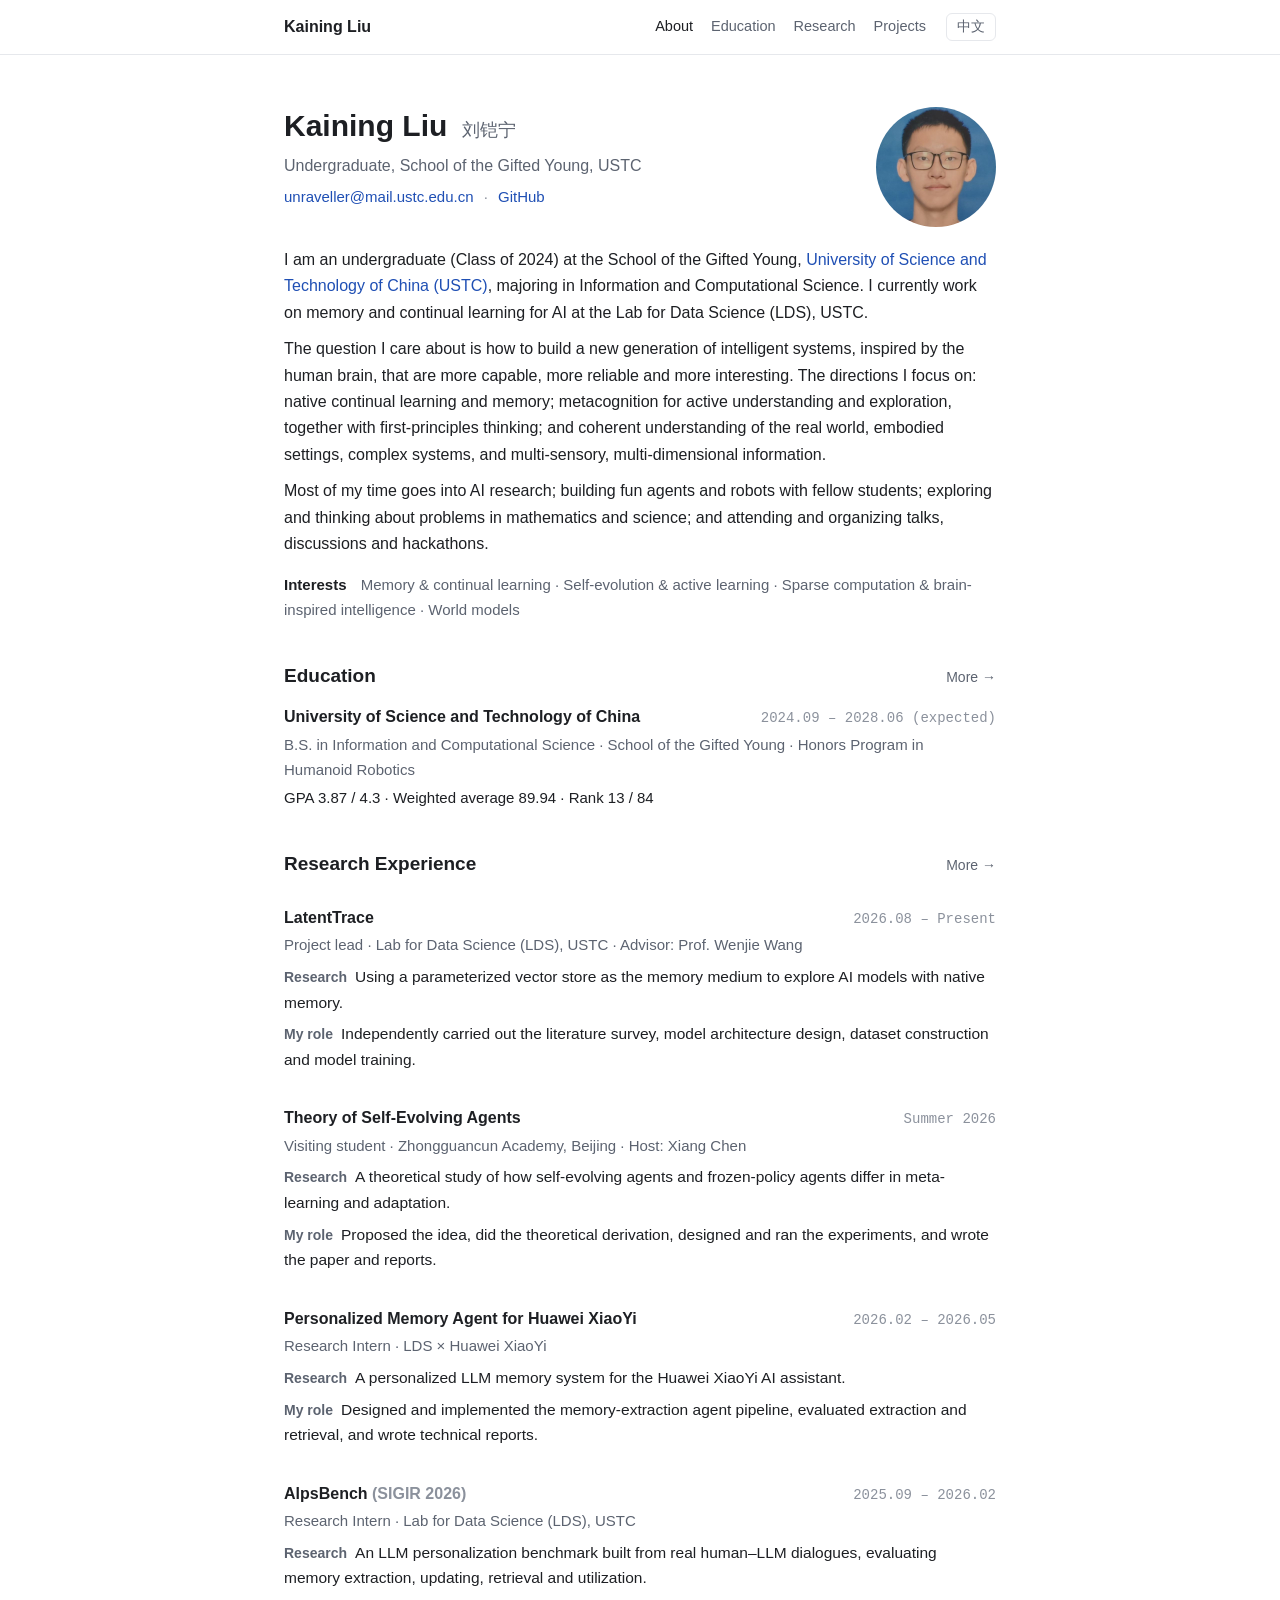
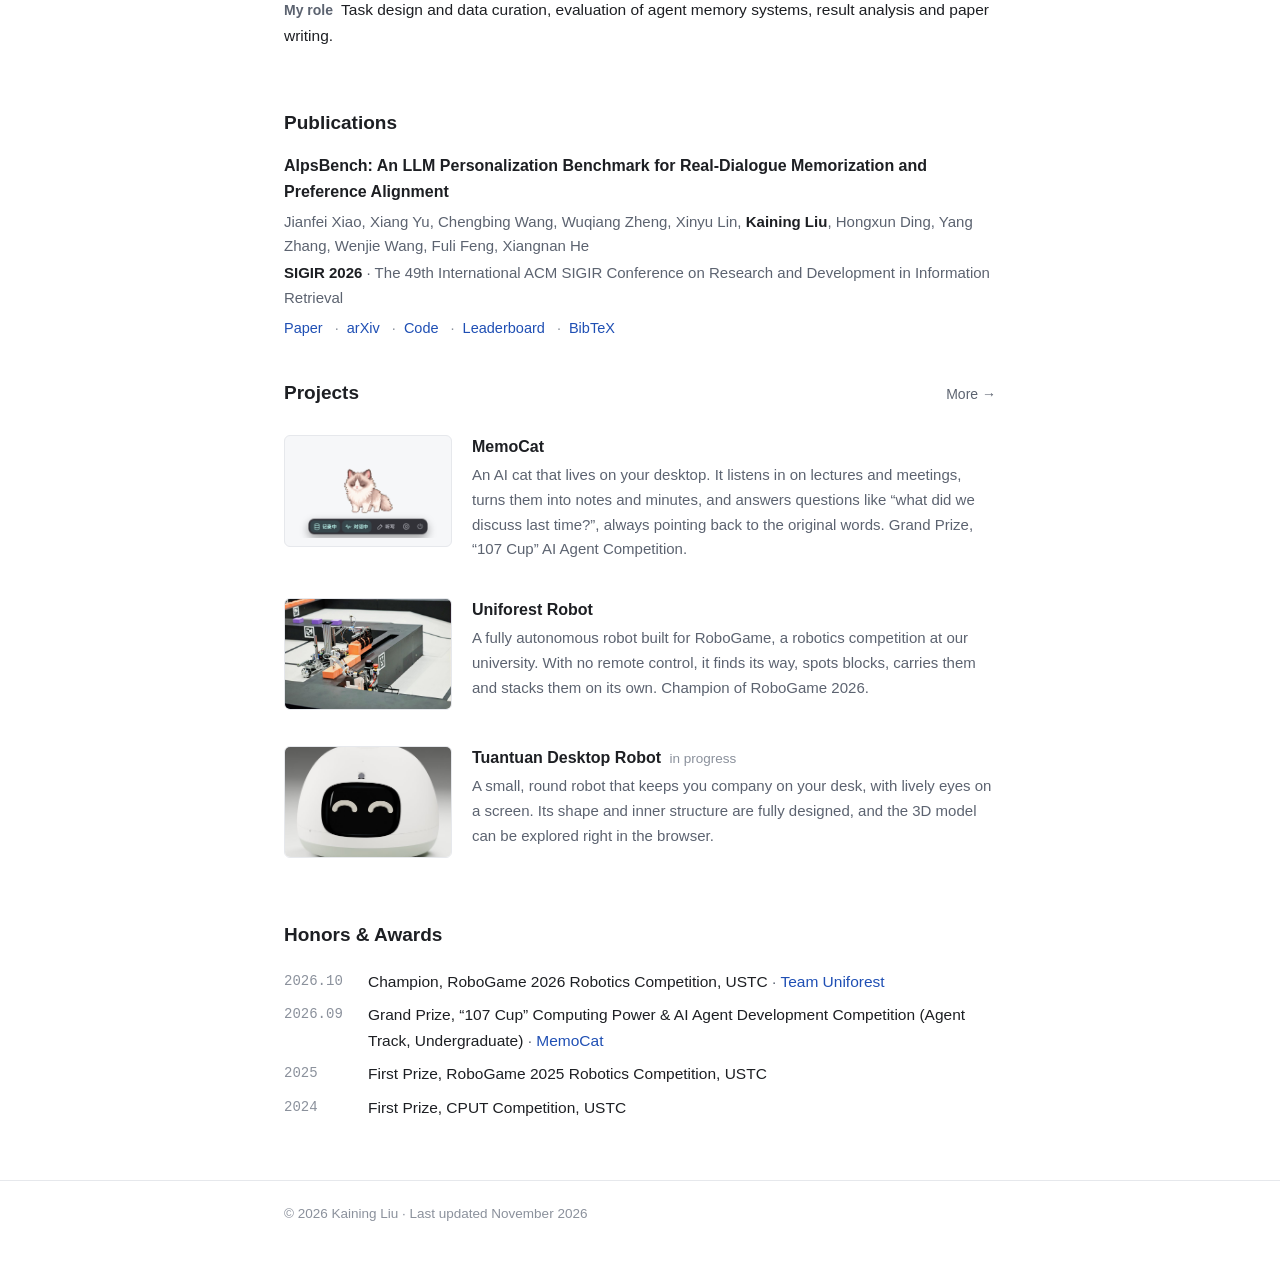
<file: index.html>
<!DOCTYPE html>
<html lang="zh-CN" data-title-zh="刘铠宁 Kaining Liu" data-title-en="Kaining Liu (刘铠宁)">
<head>
<meta charset="utf-8">
<meta name="viewport" content="width=device-width, initial-scale=1">
<title>刘铠宁 Kaining Liu</title>
<meta name="description" content="刘铠宁（Kaining Liu），中国科学技术大学少年班学院信息与计算科学专业本科生，在中国科大数据科学实验室研究人工智能的记忆与持续学习。Kaining Liu is an undergraduate at USTC working on memory and continual learning for AI.">
<meta name="author" content="Kaining Liu">
<meta name="keywords" content="Kaining Liu, 刘铠宁, USTC, 中国科学技术大学, 少年班学院, LatentTrace, memory, continual learning, 记忆, 持续学习, AlpsBench, SIGIR 2026, RoboGame">
<meta name="theme-color" content="#ffffff">
<link rel="canonical" href="https://kainingliu.com/">
<link rel="alternate" hreflang="zh-CN" href="https://kainingliu.com/?lang=zh">
<link rel="alternate" hreflang="en" href="https://kainingliu.com/?lang=en">
<link rel="alternate" hreflang="x-default" href="https://kainingliu.com/">
<link rel="icon" href="/assets/favicon.svg" type="image/svg+xml">
<meta property="og:type" content="profile">
<meta property="og:title" content="Kaining Liu 刘铠宁">
<meta property="og:description" content="Undergraduate at USTC · Memory and continual learning for AI.">
<meta property="og:url" content="https://kainingliu.com/">
<meta property="og:locale" content="zh_CN">
<meta property="og:locale:alternate" content="en_US">
<meta name="twitter:card" content="summary">
<script type="application/ld+json">
{
  "@context": "https://schema.org",
  "@type": "Person",
  "name": "Kaining Liu",
  "alternateName": "刘铠宁",
  "url": "https://kainingliu.com/",
  "email": "mailto:unraveller@mail.ustc.edu.cn",
  "affiliation": {
    "@type": "CollegeOrUniversity",
    "name": "University of Science and Technology of China",
    "url": "https://www.ustc.edu.cn/"
  },
  "knowsAbout": ["Memory and continual learning", "Self-evolving agents", "Brain-inspired intelligence", "World models"],
  "sameAs": ["https://github.com/KainingLiu"]
}
</script>
<script>
  // Pick the language before first paint: ?lang= (remembered) > saved choice > browser language.
  (function () {
    var l;
    try { l = new URLSearchParams(location.search).get('lang'); } catch (e) {}
    if (l === 'en' || l === 'zh') { try { localStorage.setItem('lang', l); } catch (e) {} }
    else { try { l = localStorage.getItem('lang'); } catch (e) {} }
    if (l !== 'en' && l !== 'zh') { l = /^zh/i.test(navigator.language || '') ? 'zh' : 'en'; }
    document.documentElement.lang = l === 'en' ? 'en' : 'zh-CN';
  })();
</script>
<link rel="stylesheet" href="/assets/css/site.css">
</head>
<body class="home">
<a class="skip" href="#main"><span lang="zh-CN">跳到正文</span><span lang="en">Skip to content</span></a>

<header class="nav">
  <nav class="wrap nav-inner" aria-label="Main">
    <a class="brand" href="/"><span lang="zh-CN">刘铠宁</span><span lang="en">Kaining Liu</span></a>
    <ul class="nav-links">
      <li><a class="active" href="/" aria-current="page"><span lang="zh-CN">简介</span><span lang="en">About</span></a></li>
      <li><a href="/education/"><span lang="zh-CN">教育</span><span lang="en">Education</span></a></li>
      <li><a href="/research/"><span lang="zh-CN">研究</span><span lang="en">Research</span></a></li>
      <li><a href="/projects/"><span lang="zh-CN">项目</span><span lang="en">Projects</span></a></li>
    </ul>
    <button class="lang-btn" id="lang-toggle" type="button" title="中文 / English">
      <span lang="zh-CN">EN</span>
      <span lang="en">中文</span>
    </button>
  </nav>
</header>

<main id="main" class="wrap">

  <!-- ===================== About ===================== -->
  <section id="about" class="intro">
    <div class="intro-text">
      <h1 lang="zh-CN">刘铠宁 <small>Kaining Liu</small></h1>
      <h1 lang="en">Kaining Liu <small>刘铠宁</small></h1>
      <p class="tagline" lang="zh-CN">中国科学技术大学 少年班学院 · 信息与计算科学 本科生</p>
      <p class="tagline" lang="en">Undergraduate, School of the Gifted Young, USTC</p>
      <p class="contact">
        <a href="mailto:unraveller@mail.ustc.edu.cn">unraveller@mail.ustc.edu.cn</a>
        <span class="dot">·</span>
        <a href="https://github.com/KainingLiu" target="_blank" rel="noopener">GitHub</a>
      </p>
    </div>
    <img class="avatar" src="/assets/img/avatar.jpg" width="120" height="120" alt="刘铠宁 Kaining Liu">

    <div class="bio" lang="zh-CN">
      <p>我是<a href="https://www.ustc.edu.cn/" target="_blank" rel="noopener">中国科学技术大学</a>少年班学院 2024 级本科生，主修信息与计算科学。目前在中国科大数据科学实验室（LDS）从事人工智能记忆与持续学习的研究。</p>
      <p>我关心的问题是：以人脑为启发，搭建新一代更强大、更可靠、更有趣的智能系统。具体关注的方法有：构建原生的持续学习与记忆能力；主动理解与主动探索的元认知能力与第一性原理的思维能力；对真实世界、具身场景、复杂系统、多感官多维度信息的连贯理解能力。</p>
      <p>我的主要精力花在：做人工智能相关的科学研究；与同学们一起做有趣的智能体和机器人项目；探索与思考数学科学问题；参与和组织讲座、讨论、黑客松等活动。</p>
    </div>
    <div class="bio" lang="en">
      <p>I am an undergraduate (Class of 2024) at the School of the Gifted Young, <a href="https://en.ustc.edu.cn/" target="_blank" rel="noopener">University of Science and Technology of China (USTC)</a>, majoring in Information and Computational Science. I currently work on memory and continual learning for AI at the Lab for Data Science (LDS), USTC.</p>
      <p>The question I care about is how to build a new generation of intelligent systems, inspired by the human brain, that are more capable, more reliable and more interesting. The directions I focus on: native continual learning and memory; metacognition for active understanding and exploration, together with first-principles thinking; and coherent understanding of the real world, embodied settings, complex systems, and multi-sensory, multi-dimensional information.</p>
      <p>Most of my time goes into AI research; building fun agents and robots with fellow students; exploring and thinking about problems in mathematics and science; and attending and organizing talks, discussions and hackathons.</p>
    </div>

    <p class="interests">
      <span class="label"><span lang="zh-CN">研究兴趣</span><span lang="en">Interests</span></span>
      <span lang="zh-CN">记忆与持续学习 · 自进化与主动学习 · 稀疏计算与类脑智能 · 世界模型</span>
      <span lang="en">Memory &amp; continual learning · Self-evolution &amp; active learning · Sparse computation &amp; brain-inspired intelligence · World models</span>
    </p>
  </section>

  <!-- ===================== Education ===================== -->
  <section id="education">
    <div class="sec-head">
      <h2><span lang="zh-CN">教育经历</span><span lang="en">Education</span></h2>
      <a href="/education/"><span lang="zh-CN">详细</span><span lang="en">More</span> →</a>
    </div>
    <div class="entry">
      <div class="row">
        <h3><span lang="zh-CN">中国科学技术大学</span><span lang="en">University of Science and Technology of China</span></h3>
        <span class="date"><span lang="zh-CN">2024.09 – 2028.06（预计）</span><span lang="en">2024.09 – 2028.06 (expected)</span></span>
      </div>
      <p class="org" lang="zh-CN">理学学士 · 信息与计算科学 · 少年班学院 · 人形机器人交叉学科英才班</p>
      <p class="org" lang="en">B.S. in Information and Computational Science · School of the Gifted Young · Honors Program in Humanoid Robotics</p>
      <p class="meta" lang="zh-CN">GPA 3.87 / 4.3 · 加权平均分 89.94 · 专业排名 13 / 84</p>
      <p class="meta" lang="en">GPA 3.87 / 4.3 · Weighted average 89.94 · Rank 13 / 84</p>
    </div>
  </section>

  <!-- ===================== Research experience ===================== -->
  <section id="research">
    <div class="sec-head">
      <h2><span lang="zh-CN">科研经历</span><span lang="en">Research Experience</span></h2>
      <a href="/research/"><span lang="zh-CN">详细</span><span lang="en">More</span> →</a>
    </div>

    <article class="entry card">
      <div class="row">
        <h3><a class="stretch" href="/research/latenttrace/">LatentTrace</a></h3>
        <span class="date"><span lang="zh-CN">2026.08 – 至今</span><span lang="en">2026.08 – Present</span></span>
      </div>
      <p class="org"><span lang="zh-CN">课题负责人 · 中国科大数据科学实验室（LDS）· 导师：王文杰</span><span lang="en">Project lead · Lab for Data Science (LDS), USTC · Advisor: Prof. Wenjie Wang</span></p>
      <p class="desc" lang="zh-CN"><span class="label">研究内容</span>用参数化向量库作为记忆媒介，探究具有原生记忆能力的 AI 模型。</p>
      <p class="desc" lang="en"><span class="label">Research</span>Using a parameterized vector store as the memory medium to explore AI models with native memory.</p>
      <p class="desc" lang="zh-CN"><span class="label">负责部分</span>独立进行思路调研、模型架构设计、数据集构造和模型训练。</p>
      <p class="desc" lang="en"><span class="label">My role</span>Independently carried out the literature survey, model architecture design, dataset construction and model training.</p>
    </article>

    <article class="entry card">
      <div class="row">
        <h3><a class="stretch" href="/research/self-evolving-agents/"><span lang="zh-CN">自进化智能体的理论研究</span><span lang="en">Theory of Self-Evolving Agents</span></a></h3>
        <span class="date"><span lang="zh-CN">2026 暑期</span><span lang="en">Summer 2026</span></span>
      </div>
      <p class="org"><span lang="zh-CN">访问学生 · 北京中关村学院 · 合作老师：陈祥</span><span lang="en">Visiting student · Zhongguancun Academy, Beijing · Host: Xiang Chen</span></p>
      <p class="desc" lang="zh-CN"><span class="label">研究内容</span>从理论上研究自进化智能体与冻结策略智能体在元学习与自适应能力上的差异。</p>
      <p class="desc" lang="en"><span class="label">Research</span>A theoretical study of how self-evolving agents and frozen-policy agents differ in meta-learning and adaptation.</p>
      <p class="desc" lang="zh-CN"><span class="label">负责部分</span>想法提出、理论推导、实验设计与运行、论文与报告撰写。</p>
      <p class="desc" lang="en"><span class="label">My role</span>Proposed the idea, did the theoretical derivation, designed and ran the experiments, and wrote the paper and reports.</p>
    </article>

    <article class="entry card">
      <div class="row">
        <h3><a class="stretch" href="/research/xiaoyi/"><span lang="zh-CN">华为小艺个性化记忆智能体</span><span lang="en">Personalized Memory Agent for Huawei XiaoYi</span></a></h3>
        <span class="date">2026.02 – 2026.05</span>
      </div>
      <p class="org"><span lang="zh-CN">科研实习生 · LDS × 华为小艺</span><span lang="en">Research Intern · LDS × Huawei XiaoYi</span></p>
      <p class="desc" lang="zh-CN"><span class="label">研究内容</span>为华为小艺 AI 助手开发个性化大模型记忆系统。</p>
      <p class="desc" lang="en"><span class="label">Research</span>A personalized LLM memory system for the Huawei XiaoYi AI assistant.</p>
      <p class="desc" lang="zh-CN"><span class="label">负责部分</span>设计并实现记忆抽取智能体流水线，评估记忆抽取与检索效果，撰写技术报告。</p>
      <p class="desc" lang="en"><span class="label">My role</span>Designed and implemented the memory-extraction agent pipeline, evaluated extraction and retrieval, and wrote technical reports.</p>
    </article>

    <article class="entry card">
      <div class="row">
        <h3><a class="stretch" href="/research/alpsbench/">AlpsBench <span class="faint">(SIGIR 2026)</span></a></h3>
        <span class="date">2025.09 – 2026.02</span>
      </div>
      <p class="org"><span lang="zh-CN">科研实习生 · 中国科大数据科学实验室（LDS）</span><span lang="en">Research Intern · Lab for Data Science (LDS), USTC</span></p>
      <p class="desc" lang="zh-CN"><span class="label">研究内容</span>基于真实人机对话的大模型个性化基准，评测记忆的抽取、更新、检索与利用。</p>
      <p class="desc" lang="en"><span class="label">Research</span>An LLM personalization benchmark built from real human–LLM dialogues, evaluating memory extraction, updating, retrieval and utilization.</p>
      <p class="desc" lang="zh-CN"><span class="label">负责部分</span>参与任务设计与数据整理、记忆智能体评测、结果分析与论文写作。</p>
      <p class="desc" lang="en"><span class="label">My role</span>Task design and data curation, evaluation of agent memory systems, result analysis and paper writing.</p>
    </article>
  </section>

  <!-- ===================== Publications ===================== -->
  <section id="publications">
    <h2><span lang="zh-CN">论文</span><span lang="en">Publications</span></h2>
    <div class="entry pub">
      <p class="pub-title"><a href="https://doi.org/10.1145/3805712.3808634" target="_blank" rel="noopener">AlpsBench: An LLM Personalization Benchmark for Real-Dialogue Memorization and Preference Alignment</a></p>
      <p class="authors">Jianfei Xiao, Xiang Yu, Chengbing Wang, Wuqiang Zheng, Xinyu Lin, <b>Kaining Liu</b>, Hongxun Ding, Yang Zhang, Wenjie Wang, Fuli Feng, Xiangnan He</p>
      <p class="venue"><b>SIGIR 2026</b> · The 49th International ACM SIGIR Conference on Research and Development in Information Retrieval</p>
      <p class="links">
        <a href="https://doi.org/10.1145/3805712.3808634" target="_blank" rel="noopener"><span lang="zh-CN">论文</span><span lang="en">Paper</span></a>
        <a href="https://arxiv.org/abs/2603.26680" target="_blank" rel="noopener">arXiv</a>
        <a href="https://github.com/jianfeix/Alps_Bench" target="_blank" rel="noopener"><span lang="zh-CN">代码</span><span lang="en">Code</span></a>
        <a href="https://jianfeix.github.io/Alps_Bench/" target="_blank" rel="noopener"><span lang="zh-CN">排行榜</span><span lang="en">Leaderboard</span></a>
        <button type="button" data-bib="bib-alpsbench" aria-expanded="false" aria-controls="bib-alpsbench">BibTeX</button>
      </p>
      <div class="bib" id="bib-alpsbench" hidden>
        <button class="copy" type="button"><span lang="zh-CN">复制</span><span lang="en">Copy</span></button>
<pre>@inproceedings{xiao2026alpsbench,
  title     = {AlpsBench: An LLM Personalization Benchmark for
               Real-Dialogue Memorization and Preference Alignment},
  author    = {Xiao, Jianfei and Yu, Xiang and Wang, Chengbing and
               Zheng, Wuqiang and Lin, Xinyu and Liu, Kaining and
               Ding, Hongxun and Zhang, Yang and Wang, Wenjie and
               Feng, Fuli and He, Xiangnan},
  booktitle = {Proceedings of the 49th International ACM SIGIR Conference
               on Research and Development in Information Retrieval},
  year      = {2026},
  doi       = {10.1145/3805712.3808634}
}</pre>
      </div>
    </div>
  </section>

  <!-- ===================== Projects ===================== -->
  <section id="projects">
    <div class="sec-head">
      <h2><span lang="zh-CN">项目</span><span lang="en">Projects</span></h2>
      <a href="/projects/"><span lang="zh-CN">详细</span><span lang="en">More</span> →</a>
    </div>

    <article class="project card">
      <a class="thumb contain" href="/projects/memocat/" tabindex="-1" aria-hidden="true"><img src="/assets/img/memocat.png" width="720" height="408" loading="lazy" alt=""></a>
      <div>
        <h3><a class="stretch" href="/projects/memocat/"><span lang="zh-CN">MemoCat 记忆猫</span><span lang="en">MemoCat</span></a></h3>
        <p lang="zh-CN">一只住在电脑桌面上的 AI 小猫：上课、开会时自动听写并整理成笔记和纪要，之后可以随时问它“上次讨论了什么”，每个回答都能对回原话。“一〇七杯”智能体大赛特等奖。</p>
        <p lang="en">An AI cat that lives on your desktop. It listens in on lectures and meetings, turns them into notes and minutes, and answers questions like “what did we discuss last time?”, always pointing back to the original words. Grand Prize, “107 Cup” AI Agent Competition.</p>
      </div>
    </article>

    <article class="project card">
      <a class="thumb" href="/projects/uniforest/" tabindex="-1" aria-hidden="true"><img src="/assets/img/uniforest.jpg" width="960" height="640" loading="lazy" alt=""></a>
      <div>
        <h3><a class="stretch" href="/projects/uniforest/"><span lang="zh-CN">Uniforest 机器人</span><span lang="en">Uniforest Robot</span></a></h3>
        <p lang="zh-CN">为校内机器人比赛 RoboGame 设计制作的全自主机器人：比赛中无需遥控，自己认路、找方块、抓取搬运并完成搭建。获 RoboGame 2026 冠军。</p>
        <p lang="en">A fully autonomous robot built for RoboGame, a robotics competition at our university. With no remote control, it finds its way, spots blocks, carries them and stacks them on its own. Champion of RoboGame 2026.</p>
      </div>
    </article>

    <article class="project card">
      <a class="thumb" href="/projects/tuantuan/" tabindex="-1" aria-hidden="true"><img src="/assets/img/tuantuan.jpg" width="720" height="660" loading="lazy" alt=""></a>
      <div>
        <h3><a class="stretch" href="/projects/tuantuan/"><span lang="zh-CN">团团 桌面机器人</span><span lang="en">Tuantuan Desktop Robot</span></a> <span class="faint"><span lang="zh-CN">开发中</span><span lang="en">in progress</span></span></h3>
        <p lang="zh-CN">一款放在书桌上陪伴你的小机器人，圆滚滚的，用屏幕显示会动的眼睛。外形与内部结构已设计完成，三维模型可在网页上直接查看。</p>
        <p lang="en">A small, round robot that keeps you company on your desk, with lively eyes on a screen. Its shape and inner structure are fully designed, and the 3D model can be explored right in the browser.</p>
      </div>
    </article>
  </section>

  <!-- ===================== Honors ===================== -->
  <section id="honors">
    <h2><span lang="zh-CN">荣誉奖项</span><span lang="en">Honors &amp; Awards</span></h2>
    <ul class="dated">
      <li><time>2026.10</time>
        <span lang="zh-CN">RoboGame 2026 机器人比赛 冠军 <span class="muted">· <a href="/projects/uniforest/">Uniforest 队</a></span></span>
        <span lang="en">Champion, RoboGame 2026 Robotics Competition, USTC <span class="muted">· <a href="/projects/uniforest/">Team Uniforest</a></span></span></li>
      <li><time>2026.09</time>
        <span lang="zh-CN">“一〇七杯”算力与智能体开发大赛 智能体赛道本科生组 特等奖 <span class="muted">· <a href="/projects/memocat/">MemoCat</a></span></span>
        <span lang="en">Grand Prize, “107 Cup” Computing Power &amp; AI Agent Development Competition (Agent Track, Undergraduate) <span class="muted">· <a href="/projects/memocat/">MemoCat</a></span></span></li>
      <li><time>2025</time>
        <span lang="zh-CN">RoboGame 2025 机器人比赛 一等奖</span>
        <span lang="en">First Prize, RoboGame 2025 Robotics Competition, USTC</span></li>
      <li><time>2024</time>
        <span lang="zh-CN">CPUT 竞赛（中国科大）一等奖</span>
        <span lang="en">First Prize, CPUT Competition, USTC</span></li>
    </ul>
  </section>

</main>

<footer id="contact">
  <div class="wrap foot">
    <p>
      <span lang="zh-CN">© 2026 刘铠宁 · 最后更新于 2026 年 11 月</span>
      <span lang="en">© 2026 Kaining Liu · Last updated November 2026</span>
    </p>
  </div>
</footer>

<script src="/assets/js/site.js"></script>
</body>
</html>
</file>
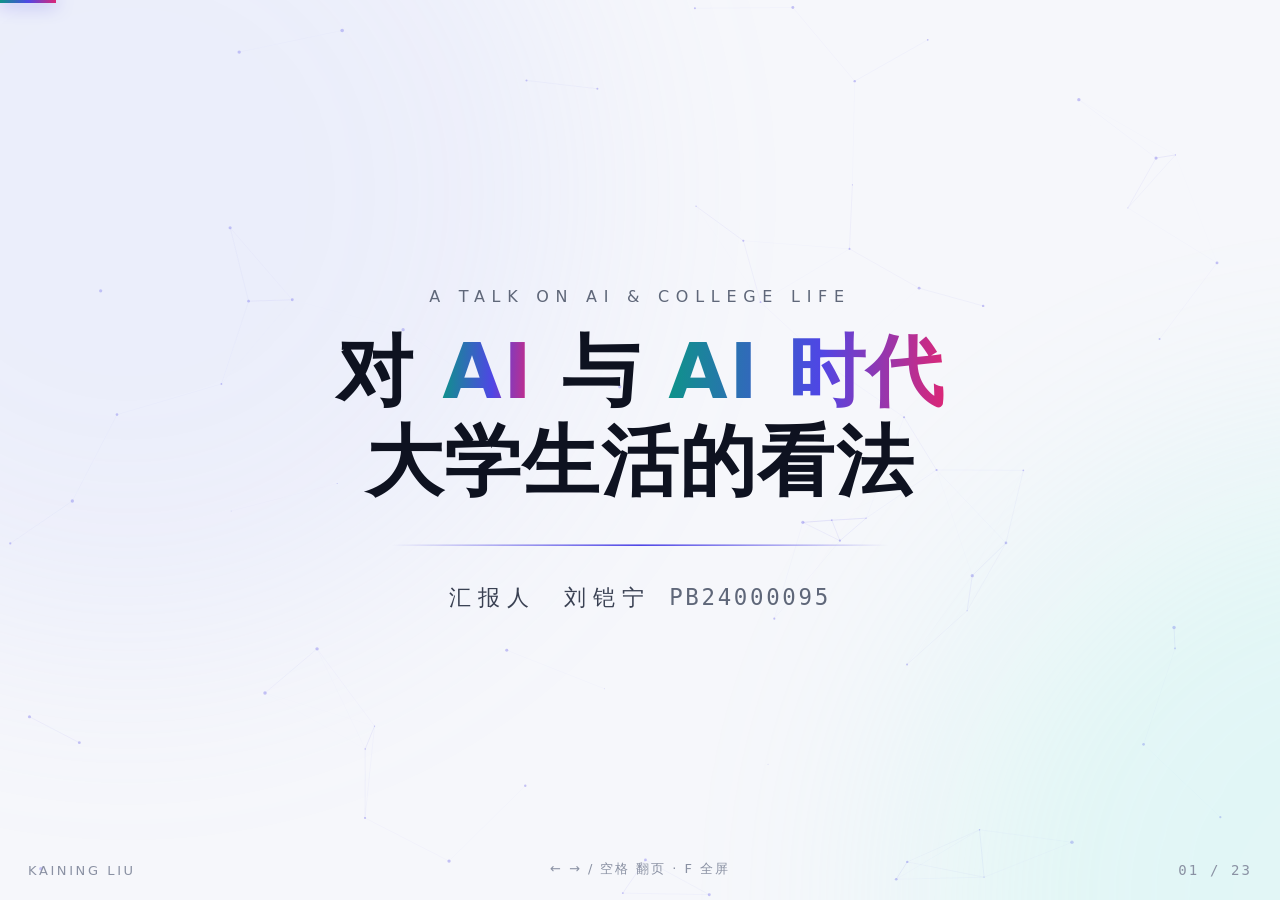
<file: ai-talk/index.html>
<!DOCTYPE html>
<html lang="zh-CN">
<head>
<meta charset="UTF-8">
<meta name="viewport" content="width=device-width, initial-scale=1.0">
<title>对 AI 与 AI 时代大学生活的看法 · 刘铠宁</title>
<meta name="description" content="对 AI 与 AI 时代大学生活的看法 —— 刘铠宁 PB24000095">
<style>
:root{
  --bg:#f6f7fb; --fg:#0e1220; --mute:#5f6779; --dim:#8a91a3;
  --a1:#0d9488; --a2:#4f46e5; --a3:#db2777; --red:#e11d48; --gold:#b45309;
  --card:rgba(255,255,255,.78); --line:rgba(15,20,40,.08);
  --font:"PingFang SC","HarmonyOS Sans SC","Microsoft YaHei","Noto Sans SC","Source Han Sans SC",system-ui,sans-serif;
  --serif:"Songti SC","Noto Serif SC","Source Han Serif SC","STSong","SimSun",serif;
  --ease:cubic-bezier(.2,.75,.15,1);
}
*{box-sizing:border-box;margin:0;padding:0}
html,body{width:100%;height:100%;overflow:hidden;background:var(--bg);color:var(--fg);font-family:var(--font);-webkit-font-smoothing:antialiased}
#bg{position:fixed;inset:0;z-index:0}
.glow{position:fixed;width:70vmax;height:70vmax;border-radius:50%;filter:blur(120px);opacity:.13;z-index:0;pointer-events:none;transition:transform 2.4s var(--ease),background 2.4s}
.glow.g1{background:#a5b4fc;left:-25vmax;top:-30vmax}
.glow.g2{background:#99f6e4;right:-30vmax;bottom:-35vmax;opacity:.22}

#viewport{position:fixed;inset:0;display:flex;align-items:center;justify-content:center;z-index:1}
#stage{position:relative;width:1600px;height:900px;flex:none;transform-origin:center center}
.slide{position:absolute;inset:0;padding:90px 120px;display:flex;flex-direction:column;justify-content:center;opacity:0;visibility:hidden;transition:opacity .7s ease,visibility 0s .7s}
.slide.active{opacity:1;visibility:visible;transition:opacity .7s ease,visibility 0s}
.center{align-items:center;text-align:center}

/* entrance animations */
[data-a]{opacity:0;transition:opacity 1s var(--ease) var(--d,0s),transform 1.1s var(--ease) var(--d,0s),filter 1s var(--ease) var(--d,0s)}
[data-a=up]{transform:translateY(46px)}
[data-a=down]{transform:translateY(-46px)}
[data-a=left]{transform:translateX(-80px)}
[data-a=right]{transform:translateX(80px)}
[data-a=zoom]{transform:scale(.82)}
[data-a=blur]{filter:blur(18px);transform:scale(1.06)}
.slide.active [data-a]{opacity:1;transform:none;filter:none}

/* typography */
.kicker{font-size:20px;letter-spacing:.42em;color:var(--mute);text-transform:uppercase;margin-bottom:26px}
.h1{font-size:84px;font-weight:800;line-height:1.18;letter-spacing:.02em}
.h2{font-size:54px;font-weight:800;line-height:1.25;letter-spacing:.02em}
.h3{font-size:34px;font-weight:700;line-height:1.4}
.p{font-size:27px;line-height:1.85;color:#3a4153}
.mute{color:var(--mute)}
.grad{background:linear-gradient(92deg,var(--a1),var(--a2) 55%,var(--a3));-webkit-background-clip:text;background-clip:text;color:transparent}
.red{color:var(--red)}
b,.b{font-weight:800;color:var(--fg)}
.title-bar{display:flex;align-items:baseline;gap:24px;margin-bottom:44px}
.title-bar .idx{font-size:18px;color:var(--dim);letter-spacing:.3em;font-family:ui-monospace,Consolas,monospace}
.caption{font-size:40px;font-weight:700;text-align:center;margin-top:34px;letter-spacing:.04em}

/* chrome */
#progress{position:fixed;left:0;top:0;height:3px;background:linear-gradient(90deg,var(--a1),var(--a2),var(--a3));z-index:5;transition:width .7s var(--ease);box-shadow:0 0 18px var(--a2)}
#counter{position:fixed;right:28px;bottom:22px;z-index:5;font:14px ui-monospace,Consolas,monospace;color:var(--dim);letter-spacing:.15em}
#brand{position:fixed;left:28px;bottom:22px;z-index:5;font-size:13px;color:var(--dim);letter-spacing:.2em}
#brand a{color:inherit;text-decoration:none}
#nav{position:fixed;right:110px;bottom:14px;z-index:5;display:flex;gap:6px;opacity:0;transition:opacity .4s}
body:hover #nav{opacity:1}
#nav button{background:var(--card);border:1px solid var(--line);color:var(--mute);width:34px;height:30px;border-radius:8px;cursor:pointer;font-size:14px}
#nav button:hover{color:var(--a2);border-color:var(--a2)}
#hint{position:fixed;left:50%;bottom:22px;transform:translateX(-50%);z-index:5;font-size:13px;color:var(--dim);letter-spacing:.15em;transition:opacity 1s}

/* ---------- cover ---------- */
.cover .h1{font-size:96px}
.cover .line{width:0;height:2px;margin:46px auto;background:linear-gradient(90deg,transparent,var(--a2),transparent);transition:width 1.6s var(--ease) .7s}
.cover.active .line{width:620px}
.cover .who{font-size:28px;letter-spacing:.3em;color:#3a4153}
.cover .who span{color:var(--mute);margin-left:22px;font-family:ui-monospace,Consolas,monospace;letter-spacing:.12em}

/* ---------- section divider ---------- */
.section .num{font-size:260px;font-weight:900;line-height:1;color:transparent;-webkit-text-stroke:2px rgba(79,70,229,.16);position:absolute;right:120px;top:50%;transform:translateY(-50%)}
.section.active .num{animation:numIn 1.6s var(--ease) both}
@keyframes numIn{from{opacity:0;transform:translateY(-40%) scale(.9)}to{opacity:1;transform:translateY(-50%)}}
.section .h1{font-size:104px}
.section .en{font-size:22px;letter-spacing:.5em;color:var(--mute);margin-top:22px}
.section .bar{width:120px;height:4px;background:linear-gradient(90deg,var(--a1),var(--a2));margin-bottom:40px;border-radius:2px}

/* ---------- question ---------- */
.question .q{font-size:92px;font-weight:800;line-height:1.35;letter-spacing:.04em}
.type span{opacity:0;display:inline-block;transform:translateY(.25em);filter:blur(6px);transition:all .5s var(--ease)}
.slide.active .type span{opacity:1;transform:none;filter:none}
.cursor{display:inline-block;width:6px;height:.95em;background:var(--a1);vertical-align:-0.1em;margin-left:10px;animation:blink 1s steps(1) infinite;opacity:0}
.slide.active .cursor{opacity:1}
@keyframes blink{50%{background:transparent}}

/* ---------- LLM timeline ---------- */
.tl{position:relative;height:560px;margin-top:10px}
.tl .axis{position:absolute;left:0;right:0;top:280px;height:2px;background:rgba(15,20,40,.1)}
.tl .axis i{position:absolute;inset:0;background:linear-gradient(90deg,var(--a1),var(--a2),var(--a3));transform-origin:left;transform:scaleX(0);transition:transform 3.2s cubic-bezier(.45,.05,.2,1) .3s;box-shadow:0 0 14px var(--a2)}
.slide.active .tl .axis i{transform:scaleX(1)}
.tl .node{position:absolute;width:170px;margin-left:-85px;text-align:center}
.tl .node .dot{position:absolute;left:50%;top:280px;width:16px;height:16px;margin:-7px 0 0 -8px;border-radius:50%;background:var(--bg);border:2px solid var(--a2);transform:scale(0);transition:transform .6s var(--ease) var(--d)}
.slide.active .tl .node .dot{transform:scale(1)}
.tl .node.up{top:0;height:280px;display:flex;flex-direction:column;justify-content:flex-end;padding-bottom:34px}
.tl .node.dn{top:280px;padding-top:34px}
.tl .node.up .dot{top:280px}
.tl .node.dn .dot{top:0}
.tl .node::after{content:"";position:absolute;left:50%;width:1px;background:linear-gradient(var(--line),transparent);height:26px}
.tl .node.up::after{bottom:4px;background:linear-gradient(transparent,rgba(15,20,40,.2))}
.tl .node.dn::after{top:6px;background:linear-gradient(rgba(15,20,40,.2),transparent)}
.tl .yr{font:700 30px ui-monospace,Consolas,monospace;color:var(--fg)}
.tl .nm{font-size:21px;font-weight:700;margin:6px 0 4px;color:var(--a1)}
.tl .ds{font-size:16px;color:var(--mute);line-height:1.55}
.tl .node.hot .dot{border-color:var(--a3);box-shadow:0 0 0 6px rgba(244,114,182,.15),0 0 24px var(--a3)}
.tl .node.hot .nm{color:var(--a3)}

/* ---------- hype cycle ---------- */
.hype svg{width:100%;height:560px;overflow:visible}
.hype .curve{fill:none;stroke:url(#hg);stroke-width:4;stroke-linecap:round;filter:drop-shadow(0 4px 10px rgba(79,70,229,.25))}
.hype .draw{stroke-dasharray:var(--len);stroke-dashoffset:var(--len)}
.hype.active .draw{transition:stroke-dashoffset 3.6s cubic-bezier(.45,.05,.25,1) .3s;stroke-dashoffset:0}
.hype .fork{fill:none;stroke-width:3;stroke-dasharray:10 10;opacity:0;transition:opacity 1s 3.8s}
.hype.active .fork{opacity:1;animation:dash 1.2s linear infinite}
@keyframes dash{to{stroke-dashoffset:-20}}
.hype .winter{fill:rgba(59,130,246,.08);opacity:0;transition:opacity 1s}
.hype.active .winter{opacity:1}
.hype text{font-family:var(--font);fill:#3a4153}
.hype .lbl{opacity:0;transition:opacity .8s}
.hype.active .lbl{opacity:1}

/* ---------- bubbles ---------- */
.bubbles{display:grid;grid-template-columns:repeat(5,1fr);gap:22px;margin-top:6px}
.bub{background:var(--card);border:1px solid var(--line);border-radius:20px;padding:26px 24px 28px;position:relative;overflow:hidden}
.bub svg{width:100%;height:110px;display:block;margin-bottom:16px}
.bub svg path{fill:none;stroke:var(--mute);stroke-width:3;stroke-linecap:round;stroke-linejoin:round;stroke-dasharray:400;stroke-dashoffset:400}
.slide.active .bub svg path{transition:stroke-dashoffset 1.6s var(--ease) calc(var(--d) + .3s);stroke-dashoffset:0}
.bub .yr{font:800 34px ui-monospace,Consolas,monospace}
.bub .nm{font-size:23px;font-weight:700;margin:8px 0 12px}
.bub .ds{font-size:17px;line-height:1.7;color:var(--mute)}
.bub.now{border-color:rgba(244,114,182,.45);background:linear-gradient(160deg,rgba(244,114,182,.12),rgba(129,140,248,.06));box-shadow:0 20px 50px -20px rgba(219,39,119,.35)}
.bub.now svg path{stroke:var(--a3)}
.bub.now .q{position:absolute;right:22px;top:12px;font-size:90px;font-weight:900;color:rgba(244,114,182,.18);animation:pulse 2.4s ease-in-out infinite}
@keyframes pulse{50%{opacity:.4;transform:scale(1.08)}}

/* ---------- three lines ---------- */
.rev{display:flex;flex-direction:column;gap:34px}
.rev .row{display:grid;grid-template-columns:220px 1fr;align-items:center;gap:30px}
.rev .tag{font-size:26px;font-weight:700;color:var(--mute);letter-spacing:.1em;text-align:right;padding-right:30px;border-right:2px solid var(--line)}
.rev .txt{font-size:38px;font-weight:600;line-height:1.5}
.rev .row.last .tag{color:var(--a3);border-color:var(--a3)}
.rev .row.last .txt{font-size:44px;font-weight:800}
.bigq{font-size:36px;line-height:1.7;font-weight:600;text-align:center;margin-top:60px;color:#2a3040}

/* ---------- columns ---------- */
.cols{display:grid;grid-template-columns:1fr 1fr;gap:40px}
.col{border-radius:24px;padding:36px 40px;border:1px solid var(--line);background:var(--card)}
.col h3{font-size:30px;margin-bottom:22px;display:flex;align-items:center;gap:14px}
.col h3 em{font-style:normal;font-size:15px;letter-spacing:.3em;color:var(--mute);font-weight:500}
.col li{list-style:none;font-size:22px;line-height:1.55;padding:13px 0 13px 38px;position:relative;border-top:1px solid rgba(15,20,40,.06)}
.col li:first-child{border-top:none}
.col li::before{content:"";position:absolute;left:4px;top:23px;width:14px;height:14px;border-radius:50%}
.col.done li::before{background:var(--a1);box-shadow:0 0 12px var(--a1)}
.col.lack{border-color:rgba(244,114,182,.35);background:linear-gradient(160deg,rgba(244,114,182,.08),transparent)}
.col.lack li::before{border:2px solid var(--a3);background:transparent}
.col li small{display:block;font-size:17px;color:var(--mute);margin-top:4px}
.foot{text-align:center;font-size:34px;font-weight:700;margin-top:38px}

/* ---------- versus ---------- */
.vs{display:flex;flex-direction:column;gap:22px;width:1200px;margin:0 auto}
.vs .hd{display:grid;grid-template-columns:1fr 140px 1fr;font-size:18px;letter-spacing:.5em;color:var(--mute);text-align:center;margin-bottom:6px}
.vs .r{display:grid;grid-template-columns:1fr 140px 1fr;align-items:center}
.vs .l,.vs .rt{font-size:46px;font-weight:800;padding:26px 0;border-radius:18px;text-align:center}
.vs .l{background:linear-gradient(90deg,transparent,rgba(13,148,136,.1));color:#0f766e}
.vs .rt{background:linear-gradient(270deg,transparent,rgba(219,39,119,.08));color:#be185d}
.vs .x{text-align:center;font-size:24px;font-weight:300;color:var(--dim);font-style:italic;letter-spacing:.1em}

/* ---------- judgments ---------- */
.judge .no{font:800 22px ui-monospace,Consolas,monospace;color:var(--a2);letter-spacing:.3em;margin-bottom:18px}
.judge .lead{font-size:56px;font-weight:800;line-height:1.35;margin-bottom:40px}
.judge .p{font-size:28px;max-width:1340px}
.hl{background:linear-gradient(transparent 62%,rgba(99,102,241,.2) 62%);padding:0 4px;color:var(--fg);font-weight:700}
.quote{font-size:33px;line-height:1.9;color:#2a3040;max-width:1360px;text-align:justify}
.quote b{font-weight:900}
.punch{font-size:46px;font-weight:900;line-height:1.5;margin:30px 0 34px;letter-spacing:.02em}
.law{display:grid;grid-template-columns:1fr auto 1fr;align-items:center;gap:40px;margin:10px 0 40px}
.law .card{height:190px;border-radius:22px;border:1px solid var(--line);background:var(--card);display:flex;flex-direction:column;align-items:center;justify-content:center;gap:10px}
.law .fma{font-family:var(--serif);font-style:italic;font-size:84px;font-weight:600;letter-spacing:.06em}
.law .card small{font-size:17px;color:var(--mute);letter-spacing:.2em}
.law .arrow{font-size:40px;color:var(--a2)}
.law svg{width:340px;height:120px}
.law svg circle{fill:var(--a1)}
.law svg line{stroke:rgba(79,70,229,.35);stroke-width:1.2}

/* ---------- energy ---------- */
.energy{display:grid;grid-template-columns:230px 460px 90px 1fr;row-gap:30px;column-gap:28px;align-items:center}
.energy .lb{font-size:28px;font-weight:700;text-align:right;white-space:nowrap}
.energy .track{height:20px;background:rgba(15,20,40,.07);border-radius:10px;overflow:hidden}
.energy .fill{height:100%;width:0;border-radius:10px;transition:width 1.8s var(--ease) var(--d)}
.slide.active .energy .fill{width:var(--w)}
.energy .pc{font:800 34px ui-monospace,Consolas,monospace}
.energy .ach{font-size:23px;line-height:1.55;padding:18px 26px;border-left:3px solid var(--c);background:linear-gradient(90deg,rgba(15,20,40,.04),transparent);border-radius:0 14px 14px 0}
.energy .ach small{display:block;color:var(--mute);font-size:17px}
.warn{font-size:58px;font-weight:900;color:var(--red);text-align:center;margin-top:52px;letter-spacing:.12em;text-shadow:0 6px 30px rgba(225,29,72,.25)}

/* ---------- photos ---------- */
.gallery{display:grid;grid-template-columns:1.7fr 1fr;grid-template-rows:1fr 1fr;gap:18px;height:600px}
.gallery figure{position:relative;overflow:hidden;border-radius:20px;border:1px solid var(--line);cursor:zoom-in}
.gallery figure:first-child{grid-row:1/3}
.gallery img{width:100%;height:100%;object-fit:cover;display:block;transform:scale(1.12);transition:transform 6s ease-out}
.slide.active .gallery img{transform:scale(1)}
.gallery figure:hover img{transform:scale(1.04);transition:transform .8s var(--ease)}
.gallery figcaption{position:absolute;left:0;right:0;bottom:0;padding:40px 22px 16px;font-size:18px;background:linear-gradient(transparent,rgba(0,0,0,.75));color:#e7eaf2}
.badge{display:inline-flex;align-items:center;gap:10px;padding:8px 18px;border-radius:999px;border:1px solid rgba(180,83,9,.4);color:var(--gold);font-size:18px;letter-spacing:.2em;margin-left:20px;vertical-align:middle}
#lightbox{position:fixed;inset:0;z-index:20;background:rgba(0,0,0,.92);display:flex;align-items:center;justify-content:center;opacity:0;pointer-events:none;transition:opacity .4s;cursor:zoom-out}
#lightbox.on{opacity:1;pointer-events:auto}
#lightbox img{max-width:92vw;max-height:90vh;border-radius:12px;box-shadow:0 30px 120px rgba(0,0,0,.6)}

/* ---------- advice ---------- */
.stop{font-size:76px;font-weight:900;letter-spacing:.06em;margin-bottom:40px}
.chips{display:flex;gap:20px;margin-top:34px}
.chip{flex:1;padding:24px 28px;border-radius:18px;border:1px solid var(--line);background:var(--card)}
.chip b{display:block;font-size:26px;margin-bottom:6px}
.chip span{font-size:18px;color:var(--mute)}
.list{display:flex;flex-direction:column;gap:16px}
.list .it{display:grid;grid-template-columns:70px 1fr;align-items:center;padding:16px 26px;border-radius:16px;background:var(--card);border:1px solid var(--line)}
.list .it .n{font:800 26px ui-monospace,Consolas,monospace;color:var(--a2)}
.list .it .t{font-size:25px;line-height:1.55}
.ember{font-size:36px;font-weight:900;color:var(--red);text-align:center;margin-top:36px;letter-spacing:.06em;animation:ember 3s ease-in-out infinite}
@keyframes ember{50%{text-shadow:0 0 24px rgba(225,29,72,.35),0 0 50px rgba(251,146,60,.3)}}

.three{display:flex;flex-direction:column;gap:46px}
.three .s .a{font-size:30px;color:var(--mute);font-weight:500;margin-bottom:10px}
.three .s .b2{font-size:44px;font-weight:900;line-height:1.45}
.three .s:last-child .b2{font-size:38px}

.essay{font-size:44px;line-height:1.85;font-weight:600;max-width:1300px;margin:0 auto;text-align:justify}
.essay .q1{font-size:120px;font-family:var(--serif);color:var(--a2);opacity:.4;line-height:.6;display:block;height:50px}

.final .h1{font-size:76px}
.qr{display:flex;gap:70px;justify-content:center;margin-top:60px}
.qr figure{text-align:center}
.qr .box{width:220px;height:220px;padding:14px;border-radius:22px;background:#fff;box-shadow:0 20px 60px -20px rgba(79,70,229,.45);border:1px solid var(--line)}
.qr img{width:100%;height:100%;display:block}
.qr figcaption{margin-top:16px;font-size:20px;letter-spacing:.3em;color:var(--mute)}
.thanks{font-size:52px;font-weight:800;margin-top:40px;letter-spacing:.3em}
.links{margin-top:22px;font-size:17px;letter-spacing:.15em;color:var(--dim)}
.links a{color:var(--mute);text-decoration:none;border-bottom:1px dashed var(--dim)}

/* light-theme card depth */
.bub,.col,.chip,.list .it,.law .card,.gallery figure{box-shadow:0 10px 30px -18px rgba(15,20,40,.25)}
#nav button{background:#fff}
@media print{ .slide{position:relative;opacity:1;visibility:visible;page-break-after:always} }
</style>
</head>
<body>
<canvas id="bg"></canvas>
<div class="glow g1"></div><div class="glow g2"></div>
<div id="progress"></div>
<div id="viewport"><div id="stage">

<!-- 1 COVER -->
<section class="slide cover center">
  <div class="kicker" data-a="down">A Talk on AI &amp; College Life</div>
  <div class="h1" data-a="blur">对 <span class="grad">AI</span> 与 <span class="grad">AI 时代</span><br>大学生活的看法</div>
  <div class="line"></div>
  <div class="who" data-a="up" data-d="1.1">汇报人 &nbsp;刘铠宁<span>PB24000095</span></div>
</section>

<!-- 2 SECTION -->
<section class="slide section">
  <div class="num">01</div>
  <div class="bar" data-a="left"></div>
  <div class="h1" data-a="up">AI 时代的看法</div>
  <div class="en" data-a="up">ON THE AGE OF AI</div>
</section>

<!-- 3 QUESTION -->
<section class="slide question center">
  <div class="q"><span class="type">你觉得 AI 未来会取代你吗，</span><br><span class="type grad-type">什么时候？</span><span class="cursor"></span></div>
</section>

<!-- 4 LLM TIMELINE -->
<section class="slide">
  <div class="title-bar"><div class="h2" data-a="left">大语言模型：从一个架构到通用智能</div><div class="idx" data-a="fade">2017 — 2026</div></div>
  <div class="tl">
    <div class="axis"><i></i></div>
    <div class="node up"  style="left:5%;--d:.5s"><span class="dot"></span><div data-a="up"><div class="yr">2017</div><div class="nm">Transformer</div><div class="ds">Attention Is All You Need<br>架构诞生</div></div></div>
    <div class="node dn"  style="left:18%;--d:.85s"><span class="dot"></span><div data-a="down"><div class="yr">2018</div><div class="nm">GPT-1 · BERT</div><div class="ds">预训练 + 微调<br>成为新范式</div></div></div>
    <div class="node up"  style="left:31%;--d:1.2s"><span class="dot"></span><div data-a="up"><div class="yr">2020</div><div class="nm">GPT-3</div><div class="ds">1750 亿参数<br>Scaling Law 与上下文学习</div></div></div>
    <div class="node dn"  style="left:44%;--d:1.55s"><span class="dot"></span><div data-a="down"><div class="yr">2022</div><div class="nm">ChatGPT</div><div class="ds">RLHF 对齐<br>AI 第一次走向大众</div></div></div>
    <div class="node up"  style="left:57%;--d:1.9s"><span class="dot"></span><div data-a="up"><div class="yr">2023</div><div class="nm">GPT-4 · LLaMA</div><div class="ds">多模态理解<br>开源生态爆发</div></div></div>
    <div class="node dn"  style="left:70%;--d:2.25s"><span class="dot"></span><div data-a="down"><div class="yr">2024</div><div class="nm">o1 · Sora</div><div class="ds">推理模型<br>视频生成</div></div></div>
    <div class="node up"  style="left:83%;--d:2.6s"><span class="dot"></span><div data-a="up"><div class="yr">2025</div><div class="nm">R1 · Agents · IMO</div><div class="ds">强化学习推理 · 编程智能体<br>数学奥赛金牌水平</div></div></div>
    <div class="node dn hot" style="left:95%;--d:2.95s"><span class="dot"></span><div data-a="down"><div class="yr">2026</div><div class="nm">通用 + 专业</div><div class="ds">长程自主智能体<br>进入科研、工程与各行各业</div></div></div>
  </div>
</section>

<!-- 5 HYPE CYCLES -->
<section class="slide hype">
  <div class="title-bar"><div class="h2" data-a="left">人工智能的三次热潮与两次寒冬</div><div class="idx" data-a="fade">1950 — ?</div></div>
  <svg viewBox="0 0 1400 560" id="hypeSvg">
    <defs>
      <linearGradient id="hg" x1="0" x2="1"><stop offset="0" stop-color="#0d9488"/><stop offset=".6" stop-color="#4f46e5"/><stop offset="1" stop-color="#db2777"/></linearGradient>
    </defs>
  </svg>
  <div class="caption" data-a="up" data-d="3.9">未来究竟是<span class="grad">更大的热潮</span>，还是<span style="color:#2563eb">下一次寒冬</span>？</div>
</section>

<!-- 6 BUBBLES -->
<section class="slide">
  <div class="title-bar"><div class="h2" data-a="left">技术革命，与它们的泡沫</div><div class="idx" data-a="fade">MANIA · BUBBLE · CRASH</div></div>
  <div class="bubbles">
    <div class="bub" data-a="up" style="--d:.2s"><svg viewBox="0 0 200 110"><path d="M5 100 C50 98 70 90 95 40 S120 8 130 20 S150 96 195 92"/></svg><div class="yr">1790s</div><div class="nm">英国运河狂热</div><div class="ds">工业革命的第一条“高速公路”，运河股票疯涨后崩盘，运河网却留了下来。</div></div>
    <div class="bub" data-a="up" style="--d:.45s"><svg viewBox="0 0 200 110"><path d="M5 100 C50 98 75 85 100 30 S125 4 135 16 S155 98 195 94"/></svg><div class="yr">1840s</div><div class="nm">英国铁路狂热</div><div class="ds">1846 年议会批准 272 项铁路法案，1847 年泡沫破裂——但铁路重塑了世界。</div></div>
    <div class="bub" data-a="up" style="--d:.7s"><svg viewBox="0 0 200 110"><path d="M5 100 C55 96 80 80 105 25 S130 4 138 14 S158 100 195 98"/></svg><div class="yr">1920s</div><div class="nm">电气·汽车·无线电</div><div class="ds">“咆哮的二十年代”，新技术点燃股市，最终迎来 1929 年大崩盘。</div></div>
    <div class="bub" data-a="up" style="--d:.95s"><svg viewBox="0 0 200 110"><path d="M5 100 C55 97 85 85 110 20 S132 4 140 14 S160 95 195 90"/></svg><div class="yr">2000</div><div class="nm">互联网泡沫</div><div class="ds">纳斯达克两年下跌近 78%。幸存者，成为了今天的科技巨头。</div></div>
    <div class="bub now" data-a="up" style="--d:1.2s"><span class="q">?</span><svg viewBox="0 0 200 110"><path d="M5 100 C60 98 100 90 135 50 S175 12 195 6"/></svg><div class="yr">2020s</div><div class="nm">AI 革命</div><div class="ds">算力、模型与资本的狂奔。万亿美元押注下一代智能……</div></div>
  </div>
  <div class="caption" data-a="blur" data-d="2">这一次，<span class="grad">真的不一样了吗？</span></div>
</section>

<!-- 7 THREE LINES -->
<section class="slide">
  <div class="h2" data-a="blur" style="text-align:center;margin-bottom:64px">人类与动物最重要的区别，是人类的<span class="grad">智慧</span>。</div>
  <div class="rev">
    <div class="row" data-a="left"><div class="tag">工业革命</div><div class="txt">让机器代替人的 <b>体力劳动</b></div></div>
    <div class="row" data-a="left"><div class="tag">信息革命</div><div class="txt">让机器代替人进行繁琐的 <b>信息处理</b></div></div>
    <div class="row last" data-a="left"><div class="tag">智能革命</div><div class="txt">让 AI 代替人去 <span class="grad">思考</span></div></div>
  </div>
  <div class="bigq" data-a="up" data-d="2">以往的所有革命，都没有撼动人类的智慧本身，<br>而这一次，好像真的不一样了……</div>
</section>

<!-- 8 COLUMNS -->
<section class="slide">
  <div class="title-bar"><div class="h2" data-a="left">AI 已经做到的 vs 仍然欠缺的</div></div>
  <div class="cols">
    <div class="col done" data-a="left">
      <h3>已经做到 <em>ACHIEVED</em></h3>
      <ul>
        <li>通用知识的记忆、检索与问答，跨语言理解与写作</li>
        <li>代码生成与形式化推理，数学竞赛达到金牌水平</li>
        <li>图像、语音、视频的理解与高质量生成</li>
        <li>调用工具、操作电脑，完成多步骤的智能体任务</li>
        <li>围棋、蛋白质结构预测等封闭领域超越人类</li>
      </ul>
    </div>
    <div class="col lack" data-a="right">
      <h3>相比人脑仍然欠缺 <em>MISSING</em></h3>
      <ul>
        <li>持续学习、自进化与记忆能力<small>在交互中不断成长，而非一次训练、永久冻结</small></li>
        <li>第一性原理与抽象理解能力<small>把知识越学越少——抽象、概括与凝练</small></li>
        <li>对复杂系统的持续感知能力<small>物理世界、一个真实的人、一代航空航天系统</small></li>
        <li>探索欲与主动性<small>“正确的” vs “前行的”</small></li>
      </ul>
    </div>
  </div>
  <div class="foot" data-a="up" data-d="1.3">以此来看，人类还不至于<span class="grad">什么都不剩</span>。</div>
</section>

<!-- 9 VERSUS -->
<section class="slide">
  <div class="vs">
    <div class="hd" data-a="fade"><span>AI</span><span></span><span>HUMAN</span></div>
    <div class="r"><div class="l" data-a="left">硅基智能</div><div class="x" data-a="zoom">vs</div><div class="rt" data-a="right">碳基智能</div></div>
    <div class="r"><div class="l" data-a="left">数据蒸馏出智能</div><div class="x" data-a="zoom">vs</div><div class="rt" data-a="right">交互涌现出智能</div></div>
    <div class="r"><div class="l" data-a="left">梯度下降</div><div class="x" data-a="zoom">vs</div><div class="rt" data-a="right">进化算法</div></div>
    <div class="r"><div class="l" data-a="left">编码能力</div><div class="x" data-a="zoom">vs</div><div class="rt" data-a="right">理解能力</div></div>
  </div>
</section>

<!-- 10 SECTION -->
<section class="slide section">
  <div class="num">02</div>
  <div class="bar" data-a="left"></div>
  <div class="h1" data-a="up">我的判断</div>
  <div class="en" data-a="up">MY JUDGMENTS</div>
</section>

<!-- 11 JUDGE 1 -->
<section class="slide judge">
  <div class="no" data-a="fade">JUDGMENT · 01</div>
  <blockquote class="quote" data-a="up">“现在的 AI 的发展速度被严重高估了。AI 走进真实物理世界、取代人类各个领域专家的过程将会持续几十年。对真实的、系统的、长尾的、感知和判断力密集的行业与方向产生足够深刻的理解和认知，这件事情未来几十年都不会被 AI 取代，反而有可能因为其他行业都被 AI 取代，从而升值。”</blockquote>
</section>

<!-- 12 JUDGE 2 -->
<section class="slide judge">
  <div class="no" data-a="fade">JUDGMENT · 02</div>
  <blockquote class="quote" data-a="up" style="font-size:29px">“这一波靠着互联网开源数据兴起的、基于文字编码的自回归生成式人工智能，在快速占领通用知识和通用操作，以及高度形式化、可验证的数学与代码场景后，我的判断是会进入一段时间的冷静期。未来十年会稍微降速，但最终会逐渐取代人类所有专业领域，人类将只剩下主动性和探索。<b>现在的世界高估了未来 AI 5 年的发展，低估了未来 100 年的发展。</b>潮水褪去后，真正在裸泳的，反而可能是我们这些被现在的 AI 发展趋势吓到后，抛弃自己原有的系统化领域、一心扎进 AI 前沿，然后发现 AI 前沿最先取代的就是 AI 前沿本身，于是里外不是人的 AI 研究者们。”</blockquote>
</section>

<!-- 13 JUDGE 3 -->
<section class="slide judge">
  <div class="no" data-a="fade">JUDGMENT · 03</div>
  <div class="lead" data-a="blur" style="font-size:46px;margin-bottom:30px">但 AI 的思想，一定值得每一个人去体会。</div>
  <div class="law">
    <div class="card" data-a="left"><div class="fma">F = ma</div><small>极致简单、优雅的符号化规律</small></div>
    <div class="arrow" data-a="zoom">+</div>
    <div class="card" data-a="right"><svg id="nn" viewBox="0 0 340 120"></svg><small>模糊、隐式、信号密集的规律</small></div>
  </div>
  <p class="p" data-a="up" style="font-size:25px">即使 AI 不会取代人的工作，AI 的方法也一定会重塑各个领域的研究范式。数据驱动的机器学习模型，对<b>模糊的、隐式的、信号密集的</b>规律系统拥有强大的编码表示能力——它头一次让我们发现：<span class="hl">一个规律，不一定要写成牛顿第二定律那样的符号形式，才配称作规律。</span>真实世界中大量难以用语言符号清晰表达、却同样深刻反映世界演化的规律，同样值得被关注，且可能被表示。用这个认识重新看一遍人类的各个学科，你会发现许多传统领域新的理解方式与研究机会。</p>
</section>

<!-- 14 SECTION -->
<section class="slide section">
  <div class="num">03</div>
  <div class="bar" data-a="left"></div>
  <div class="h1" data-a="up">AI 时代的大学生活</div>
  <div class="en" data-a="up">MY COLLEGE LIFE</div>
</section>

<!-- 15 ENERGY -->
<section class="slide">
  <div class="title-bar"><div class="h2" data-a="left">我的精力分配</div><div class="idx" data-a="fade">WHERE MY ENERGY GOES</div></div>
  <div class="energy">
    <div class="lb" data-a="fade">课业</div><div class="track"><div class="fill" style="--w:25%;--d:.4s;background:#94a3b8"></div></div><div class="pc" data-count="10">0%</div>
    <div class="ach" data-a="right" style="--c:#94a3b8">GPA 稳定前 15%</div>

    <div class="lb" data-a="fade">竞赛与创业</div><div class="track"><div class="fill" style="--w:75%;--d:.6s;background:var(--a1)"></div></div><div class="pc" data-count="30">0%</div>
    <div class="ach" data-a="right" style="--c:var(--a1)">107 智能体竞赛 <b>特等奖</b>（正在筹备创业）<br>RoboGame 2026 <b>冠军</b></div>

    <div class="lb" data-a="fade">科研与科学探索</div><div class="track"><div class="fill" style="--w:100%;--d:.8s;background:var(--a2)"></div></div><div class="pc" data-count="40">0%</div>
    <div class="ach" data-a="right" style="--c:var(--a2)">LDS 记忆人工智能研究<small>独立负责课题</small></div>

    <div class="lb" data-a="fade">生活与人生探索</div><div class="track"><div class="fill" style="--w:50%;--d:1s;background:var(--a3)"></div></div><div class="pc" data-count="20">0%</div>
    <div class="ach" data-a="right" style="--c:var(--a3)">蜗壳进阶联盟成员</div>
  </div>
  <div class="warn" data-a="zoom" data-d="2.2">不要轻易学习！</div>
</section>

<!-- 16 AGENT -->
<section class="slide">
  <div class="title-bar"><div class="h2" data-a="left">107 智能体竞赛 <span class="badge">特等奖</span></div><div class="idx" data-a="fade">MEMOCAT · 记忆猫</div></div>
  <div class="gallery">
    <figure data-a="zoom"><img src="img/agent3.jpg" alt="智能体赛道本科生组特等奖颁奖"><figcaption>智能体赛道本科生组 · 特等奖</figcaption></figure>
    <figure data-a="right"><img src="img/agent2.jpg" alt="MemoCat 时客队路演"><figcaption>MemoCat：懂课堂、懂组会，也懂你的智能语音纪要设备</figcaption></figure>
    <figure data-a="right"><img src="img/agent1.jpg" alt="团队合影"><figcaption>团队合影</figcaption></figure>
  </div>
</section>

<!-- 17 ROBOGAME -->
<section class="slide">
  <div class="title-bar"><div class="h2" data-a="left">RoboGame 2026 <span class="badge">冠军</span></div><div class="idx" data-a="fade">UNIFOREST · 构筑巅峰</div></div>
  <div class="gallery">
    <figure data-a="zoom"><img src="img/robo1.jpg" alt="RoboGame 2026 冠军颁奖"><figcaption>RoboGame 2026 · 冠军</figcaption></figure>
    <figure data-a="right"><img src="img/robo2.jpg" alt="决赛现场"><figcaption>决赛现场 · Uniforest 队</figcaption></figure>
    <figure data-a="right"><img src="img/robo3.jpg" alt="比赛机器人"><figcaption>我们的机器人</figcaption></figure>
  </div>
</section>

<!-- 18 SECTION -->
<section class="slide section">
  <div class="num">04</div>
  <div class="bar" data-a="left"></div>
  <div class="h1" data-a="up">我的建议</div>
  <div class="en" data-a="up">ADVICE</div>
</section>

<!-- 19 STOP -->
<section class="slide">
  <div class="stop" data-a="blur">先<span class="grad">停下</span>一切事情。</div>
  <p class="p" data-a="up" style="font-size:30px">盘点一下你所有的精力都花在哪里，仔细分析它们是否真的有价值——还是只是因为周围的人都在做，或者一股<b>隐形的社会共识与身边人的期望</b>在约束你这样做。</p>
  <p class="p" data-a="up" style="font-size:30px;margin-top:22px">花上<span class="hl">连续的几个小时</span>去自己思考（或和 Claude、和优秀的同学们讨论）：你具体该如何做，才能最大化地利用——</p>
  <div class="chips">
    <div class="chip" data-a="up"><b>学校给你的资源</b><span>平台、老师、同学与机会</span></div>
    <div class="chip" data-a="up"><b>AI 带给你的杠杆</b><span>一个人就是一支队伍</span></div>
    <div class="chip" data-a="up"><b>你的与众不同</b><span>区别于他人，也区别于 AI</span></div>
  </div>
</section>

<!-- 20 GO -->
<section class="slide">
  <div class="title-bar"><div class="h2" data-a="left">走出去，<span class="grad">去连接，去深耕</span></div></div>
  <div class="list">
    <div class="it" data-a="left"><div class="n">01</div><div class="t">去交更多的朋友，融入更多更有价值的群体。</div></div>
    <div class="it" data-a="left"><div class="n">02</div><div class="t">去约优秀的同学、老师、创业者、投资人聊天。</div></div>
    <div class="it" data-a="left"><div class="n">03</div><div class="t">去探索人生的更多可能性，去世界的另一端，看与我们完全不同的人们如何生活、如何适应这个时代。</div></div>
    <div class="it" data-a="left"><div class="n">04</div><div class="t">用 AI 探索更多有趣好玩的事情——游戏开发、微电影制作、机器人制作、艺术创作。</div></div>
    <div class="it" data-a="left"><div class="n">05</div><div class="t">用深刻的洞察力与持续的理解能力深耕一个专业领域，把一件你<b>大概率不会被当前 AI 与别人替代</b>的事业做到极致。</div></div>
  </div>
  <div class="ember" data-a="up" data-d="1.4">务必不要完全丧失掉自己的野心与梦想，确保它随时能够被重新引燃。</div>
</section>

<!-- 21 THREE SENTENCES -->
<section class="slide">
  <div class="three">
    <div class="s" data-a="up"><div class="a">当特定能力变得不再重要，</div><div class="b2">重要的变成 <span class="grad">驾驭能力的能力</span>。</div></div>
    <div class="s" data-a="up" style="--d:1s"><div class="a">当信息与执行变得不再值钱，</div><div class="b2">值钱的是决定哪些信息有价值、哪些方向需要执行的 <span class="grad">判断力与洞察力</span>。</div></div>
    <div class="s" data-a="up" style="--d:2s"><div class="a">当技术不再有壁垒，</div><div class="b2">壁垒变成了资本与资源，人脉与群体共识力，洞察与眼界，<br>以及渴望改变世界的、<span class="grad">纯粹而又坚定的愿力</span>本身。</div></div>
  </div>
</section>

<!-- 22 ESSAY -->
<section class="slide center">
  <div class="essay" data-a="blur"><span class="q1">“</span>欣欣向荣的一片混乱中，<span class="grad">焦虑与迷茫</span>理应是所有人的常态，没有人有资格认为自己对一切都有准备。<br><span style="color:var(--mute);font-size:36px;font-weight:500">不焦虑的人大多不是因为他们想得有多清楚，而是他们根本就懒于思考，且不愿对自己的人生负责。</span></div>
</section>

<!-- 23 FINAL -->
<section class="slide final center">
  <div class="h1" data-a="blur">愿我们都能在这个伟大的时代中，<br><span class="grad">活出自己最好的样子！</span></div>
  <div class="qr">
    <figure data-a="up"><div class="box"><img src="img/wechat.jpg" alt="微信二维码"></div><figcaption>微信</figcaption></figure>
    <figure data-a="up"><div class="box"><img src="img/qq.jpg" alt="QQ 二维码"></div><figcaption>QQ</figcaption></figure>
  </div>
  <div class="thanks" data-a="up">谢谢大家</div>
  <div class="links" data-a="fade">刘铠宁 · <a href="https://kainingliu.com" target="_blank">kainingliu.com</a> · <a href="https://github.com/KainingLiu" target="_blank">github.com/KainingLiu</a></div>
</section>

</div></div>

<div id="lightbox"><img alt=""></div>
<div id="brand"><a href="https://kainingliu.com">KAINING LIU</a></div>
<div id="hint">← → / 空格 翻页 · F 全屏</div>
<div id="nav"><button id="prev" title="上一页">‹</button><button id="next" title="下一页">›</button><button id="fs" title="全屏">⛶</button></div>
<div id="counter"></div>

<script>
(() => {
  const stage = document.getElementById('stage');
  const slides = [...document.querySelectorAll('.slide')];
  let cur = 0;

  // scale 1600x900 stage to viewport
  function fit(){ const s = Math.min(innerWidth/1600, innerHeight/900); stage.style.transform = `scale(${s})`; }
  addEventListener('resize', fit); fit();

  // typewriter: split text into spans
  let tIdx = 0;
  document.querySelectorAll('.type').forEach(el => {
    const grad = el.classList.contains('grad-type');
    el.innerHTML = [...el.textContent].map(ch => {
      const d = (0.25 + tIdx++ * 0.085).toFixed(3);
      return `<span class="${grad?'grad':''}" style="transition-delay:${d}s">${ch === ' ' ? '&nbsp;' : ch}</span>`;
    }).join('');
  });

  // auto-stagger entrance delays
  slides.forEach(s => {
    let i = 0;
    s.querySelectorAll('[data-a]').forEach(el => {
      const node = el.closest('.node');
      if (node) el.style.setProperty('--d', node.style.getPropertyValue('--d'));
      else if (el.dataset.d) el.style.setProperty('--d', el.dataset.d + 's');
      else if (!el.style.getPropertyValue('--d')) el.style.setProperty('--d', (0.15 + i * 0.16).toFixed(2) + 's');
      i++;
    });
  });

  // hype cycle chart
  (function buildHype(){
    const svg = document.getElementById('hypeSvg'), NS = 'http://www.w3.org/2000/svg';
    const X = y => 60 + (y - 1950) * 14.5, Y = v => 500 - v * 4.4;
    const pts = [[1950,8],[1956,30],[1962,62],[1968,70],[1974,22],[1978,14],[1982,42],[1986,64],[1989,30],[1993,12],[1999,24],[2006,30],[2012,48],[2016,66],[2020,74],[2023,92],[2026,100]].map(([y,v])=>[X(y),Y(v)]);
    const mk = (tag, attrs, parent=svg) => { const e = document.createElementNS(NS, tag); for (const k in attrs) e.setAttribute(k, attrs[k]); parent.appendChild(e); return e; };
    // winters
    [[1974,1980,'第一次寒冬'],[1987,1993,'第二次寒冬']].forEach(([a,b,t],i) => {
      const r = mk('rect',{x:X(a),y:20,width:X(b)-X(a),height:490,rx:10,class:'winter'}); r.style.transitionDelay = (1+i*.9)+'s';
      const tx = mk('text',{x:(X(a)+X(b))/2,y:52,'text-anchor':'middle','font-size':18,fill:'#2563eb',class:'lbl'}); tx.textContent = '❄ ' + t; tx.style.transitionDelay = (1.2+i*.9)+'s';
    });
    // axis
    mk('line',{x1:40,y1:505,x2:1380,y2:505,stroke:'rgba(15,20,40,.15)'});
    // smooth path (Catmull-Rom → Bezier)
    let d = `M${pts[0][0]},${pts[0][1]}`;
    for (let i = 0; i < pts.length - 1; i++) {
      const p0 = pts[i-1] || pts[i], p1 = pts[i], p2 = pts[i+1], p3 = pts[i+2] || p2;
      d += ` C${p1[0]+(p2[0]-p0[0])/6},${p1[1]+(p2[1]-p0[1])/6} ${p2[0]-(p3[0]-p1[0])/6},${p2[1]-(p3[1]-p1[1])/6} ${p2[0]},${p2[1]}`;
    }
    const path = mk('path',{d, class:'curve draw'});
    path.style.setProperty('--len', path.getTotalLength ? Math.ceil(path.getTotalLength()) + 10 : 3000);
    // fork
    const [ex, ey] = pts[pts.length-1];
    mk('path',{d:`M${ex},${ey} Q${ex+60},${ey-40} ${X(2035)},${Y(118)}`, class:'fork', stroke:'#db2777'});
    mk('path',{d:`M${ex},${ey} Q${ex+50},${ey+40} ${X(2035)},${Y(28)}`, class:'fork', stroke:'#2563eb'});
    const up = mk('text',{x:X(2035)-6,y:Y(118)-14,'text-anchor':'end','font-size':20,fill:'#db2777',class:'lbl'}); up.textContent='更大的热潮？'; up.style.transitionDelay='4s';
    const dn = mk('text',{x:X(2035)-6,y:Y(28)+34,'text-anchor':'end','font-size':20,fill:'#2563eb',class:'lbl'}); dn.textContent='下一次寒冬？'; dn.style.transitionDelay='4.2s';
    // events
    const ev = [[1956,30,'1956 达特茅斯会议',-1,.6],[1966,68,'符号主义 · 感知机',-1,1],[1986,64,'专家系统 · 反向传播',-1,1.8],[2012,48,'2012 AlexNet 深度学习',1,2.5],[2016,66,'2016 AlphaGo',-1,2.8],[2022.5,90,'2022 ChatGPT',-1,3.2]];
    ev.forEach(([y,v,t,side,dl]) => {
      const x = X(y), yy = Y(v);
      const g = mk('g',{class:'lbl'}); g.style.transitionDelay = dl+'s';
      mk('circle',{cx:x,cy:yy,r:6,fill:'#fff',stroke:'#1f2433','stroke-width':2},g);
      const tx = mk('text',{x, y: side<0 ? yy-20 : yy+36,'text-anchor':'middle','font-size':17},g); tx.textContent = t;
    });
    // year ticks
    [1950,1960,1970,1980,1990,2000,2010,2020,2030].forEach(y => { const t = mk('text',{x:X(y),y:528,'text-anchor':'middle','font-size':14,fill:'#5b6275'}); t.textContent = y; });
  })();

  // little neural-net drawing for judgment 3
  (function nn(){
    const svg = document.getElementById('nn'), NS='http://www.w3.org/2000/svg';
    const layers = [3,5,5,2], xs = [30,130,230,310], nodes = [];
    layers.forEach((n,li) => { const col=[]; for (let i=0;i<n;i++) col.push([xs[li], 60 + (i-(n-1)/2)*22]); nodes.push(col); });
    for (let l=0;l<nodes.length-1;l++) nodes[l].forEach(a => nodes[l+1].forEach(b => { const e=document.createElementNS(NS,'line'); e.setAttribute('x1',a[0]);e.setAttribute('y1',a[1]);e.setAttribute('x2',b[0]);e.setAttribute('y2',b[1]); svg.appendChild(e); }));
    nodes.flat().forEach(([x,y]) => { const c=document.createElementNS(NS,'circle'); c.setAttribute('cx',x);c.setAttribute('cy',y);c.setAttribute('r',5); svg.appendChild(c); });
  })();

  // count-up numbers
  function countUp(slide){
    slide.querySelectorAll('[data-count]').forEach((el,i) => {
      const target = +el.dataset.count, t0 = performance.now() + 400 + i*200, dur = 1600;
      const step = now => { const k = Math.min(1, Math.max(0,(now-t0)/dur)); el.textContent = Math.round(target*(1-Math.pow(1-k,3))) + '%'; if (k<1) requestAnimationFrame(step); };
      el.textContent = '0%'; requestAnimationFrame(step);
    });
  }

  const g1 = document.querySelector('.g1'), g2 = document.querySelector('.g2');
  function go(n){
    n = Math.max(0, Math.min(slides.length-1, n));
    slides[cur].classList.remove('active');
    cur = n;
    // force restart of animations
    void slides[cur].offsetWidth;
    slides[cur].classList.add('active');
    countUp(slides[cur]);
    document.getElementById('progress').style.width = ((cur+1)/slides.length*100) + '%';
    document.getElementById('counter').textContent = String(cur+1).padStart(2,'0') + ' / ' + String(slides.length).padStart(2,'0');
    g1.style.transform = `translate(${Math.sin(cur*1.3)*14}vmax, ${Math.cos(cur*0.9)*10}vmax)`;
    g2.style.transform = `translate(${Math.cos(cur*1.1)*12}vmax, ${Math.sin(cur*0.7)*10}vmax)`;
    history.replaceState(null, '', '#' + (cur+1));
    if (cur > 0) document.getElementById('hint').style.opacity = 0;
  }
  const next = () => go(cur+1), prev = () => go(cur-1);

  addEventListener('keydown', e => {
    if (lb.classList.contains('on')) { if (e.key === 'Escape' || e.key === ' ') lb.classList.remove('on'); return; }
    if (['ArrowRight','ArrowDown','PageDown',' ','Enter'].includes(e.key)) { e.preventDefault(); next(); }
    else if (['ArrowLeft','ArrowUp','PageUp','Backspace'].includes(e.key)) { e.preventDefault(); prev(); }
    else if (e.key === 'Home') go(0);
    else if (e.key === 'End') go(slides.length-1);
    else if (e.key === 'f' || e.key === 'F') toggleFs();
  });
  let wheelLock = 0;
  addEventListener('wheel', e => { const now = Date.now(); if (now - wheelLock < 900 || Math.abs(e.deltaY) < 20) return; wheelLock = now; e.deltaY > 0 ? next() : prev(); }, {passive:true});
  let tx0 = null;
  addEventListener('touchstart', e => tx0 = e.touches[0].clientX, {passive:true});
  addEventListener('touchend', e => { if (tx0 === null) return; const dx = e.changedTouches[0].clientX - tx0; if (Math.abs(dx) > 50) dx < 0 ? next() : prev(); tx0 = null; });

  const lb = document.getElementById('lightbox');
  document.addEventListener('click', e => {
    if (e.target.closest('#lightbox')) { lb.classList.remove('on'); return; }
    const fig = e.target.closest('.gallery figure');
    if (fig) { lb.querySelector('img').src = fig.querySelector('img').src; lb.classList.add('on'); return; }
    if (e.target.closest('a,button,#nav')) return;
    next();
  });
  document.getElementById('prev').onclick = e => { e.stopPropagation(); prev(); };
  document.getElementById('next').onclick = e => { e.stopPropagation(); next(); };
  document.getElementById('fs').onclick = e => { e.stopPropagation(); toggleFs(); };
  function toggleFs(){ document.fullscreenElement ? document.exitFullscreen() : document.documentElement.requestFullscreen(); }

  // background: drifting particle network
  const cv = document.getElementById('bg'), cx = cv.getContext('2d');
  let W, H, P = [];
  function resize(){ W = cv.width = innerWidth * devicePixelRatio; H = cv.height = innerHeight * devicePixelRatio; cv.style.width = innerWidth+'px'; cv.style.height = innerHeight+'px';
    const n = Math.round(innerWidth*innerHeight/16000); P = Array.from({length:n}, () => ({x:Math.random()*W, y:Math.random()*H, vx:(Math.random()-.5)*.25*devicePixelRatio, vy:(Math.random()-.5)*.25*devicePixelRatio, r:(Math.random()*1.4+.4)*devicePixelRatio})); }
  addEventListener('resize', resize); resize();
  const R = 130 * devicePixelRatio;
  (function tick(){
    cx.clearRect(0,0,W,H);
    for (const p of P) { p.x += p.vx; p.y += p.vy; if (p.x<0||p.x>W) p.vx*=-1; if (p.y<0||p.y>H) p.vy*=-1; }
    for (let i=0;i<P.length;i++) for (let j=i+1;j<P.length;j++) {
      const a=P[i], b=P[j], dx=a.x-b.x, dy=a.y-b.y, d=dx*dx+dy*dy;
      if (d < R*R) { cx.strokeStyle = `rgba(79,70,229,${(1-Math.sqrt(d)/R)*.16})`; cx.lineWidth = devicePixelRatio*.6; cx.beginPath(); cx.moveTo(a.x,a.y); cx.lineTo(b.x,b.y); cx.stroke(); }
    }
    cx.fillStyle = 'rgba(79,70,229,.3)';
    for (const p of P) { cx.beginPath(); cx.arc(p.x,p.y,p.r,0,6.283); cx.fill(); }
    requestAnimationFrame(tick);
  })();

  addEventListener('hashchange', () => { const n = parseInt(location.hash.slice(1)) - 1; if (!isNaN(n) && n !== cur) go(n); });
  const start = parseInt(location.hash.slice(1)) - 1;
  slides[0].classList.add('active');
  go(isNaN(start) ? 0 : start);
})();
</script>
</body>
</html>
</file>
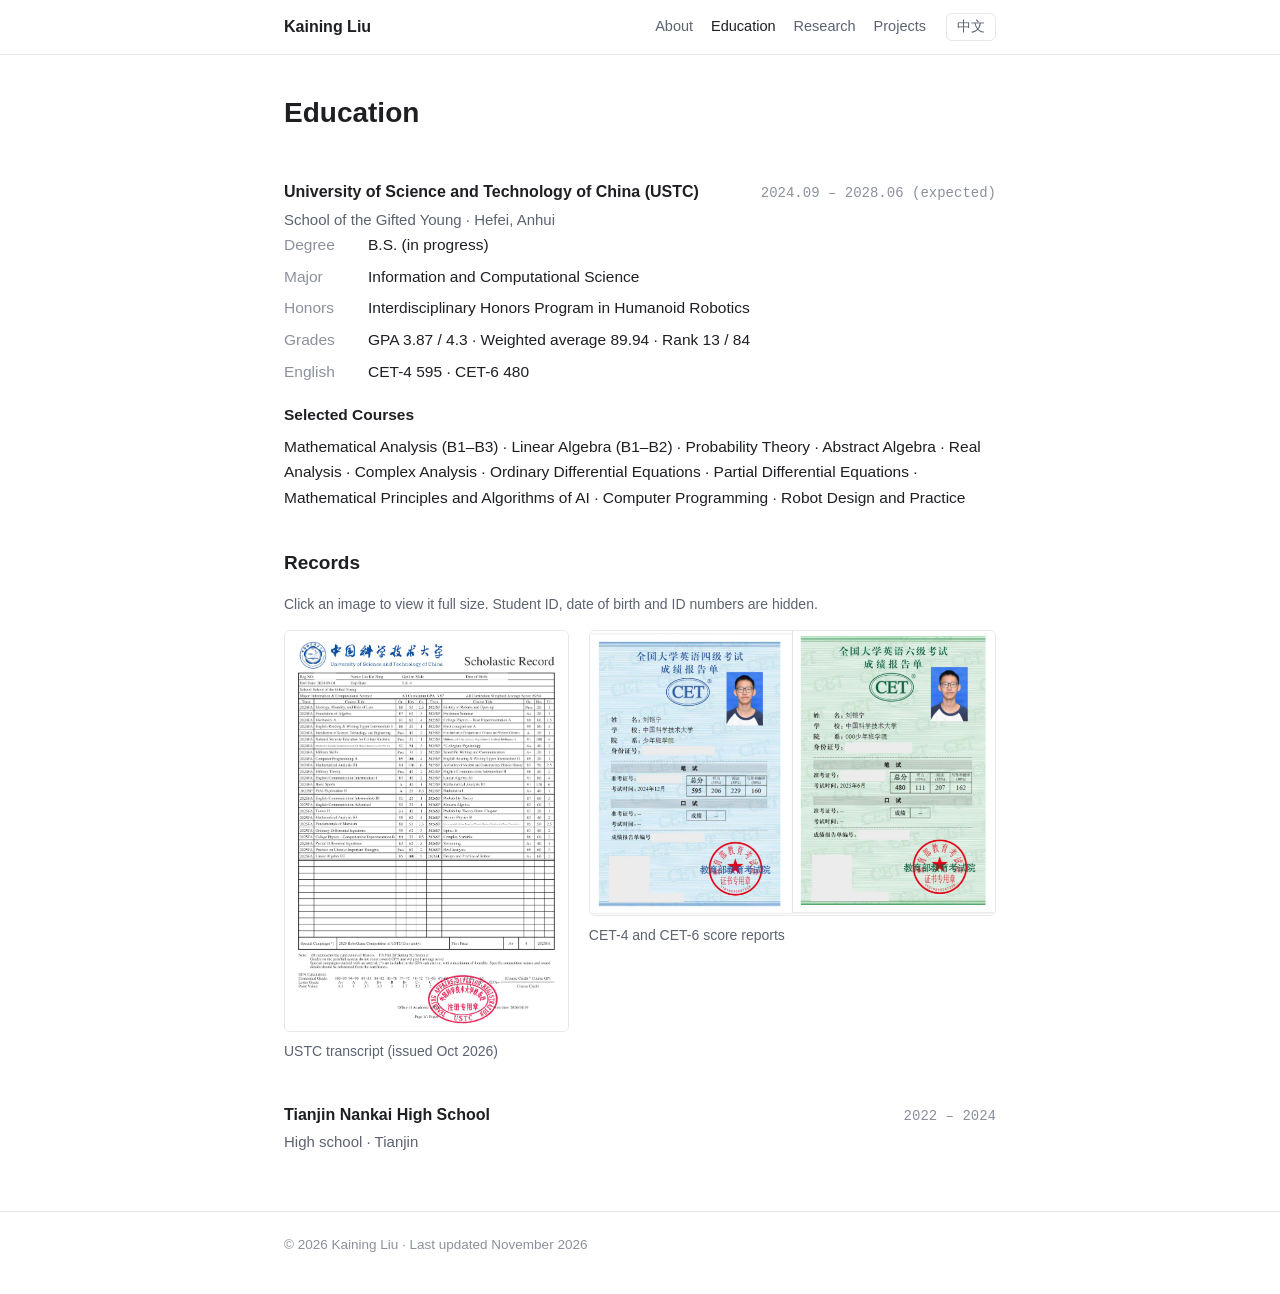
<file: education/index.html>
<!DOCTYPE html>
<html lang="zh-CN" data-title-zh="教育 · 刘铠宁" data-title-en="Education · Kaining Liu">
<head>
<meta charset="utf-8">
<meta name="viewport" content="width=device-width, initial-scale=1">
<title>教育 · 刘铠宁</title>
<meta name="description" content="刘铠宁的教育经历：中国科学技术大学少年班学院，信息与计算科学。Education of Kaining Liu, School of the Gifted Young, USTC.">
<meta name="author" content="Kaining Liu">
<meta name="theme-color" content="#ffffff">
<link rel="canonical" href="https://kainingliu.com/education/">
<link rel="icon" href="/assets/favicon.svg" type="image/svg+xml">
<script>
  (function () {
    var l;
    try { l = new URLSearchParams(location.search).get('lang'); } catch (e) {}
    if (l === 'en' || l === 'zh') { try { localStorage.setItem('lang', l); } catch (e) {} }
    else { try { l = localStorage.getItem('lang'); } catch (e) {} }
    if (l !== 'en' && l !== 'zh') { l = /^zh/i.test(navigator.language || '') ? 'zh' : 'en'; }
    document.documentElement.lang = l === 'en' ? 'en' : 'zh-CN';
  })();
</script>
<link rel="stylesheet" href="/assets/css/site.css">
</head>
<body class="home">
<a class="skip" href="#main"><span lang="zh-CN">跳到正文</span><span lang="en">Skip to content</span></a>

<header class="nav">
  <nav class="wrap nav-inner" aria-label="Main">
    <a class="brand" href="/"><span lang="zh-CN">刘铠宁</span><span lang="en">Kaining Liu</span></a>
    <ul class="nav-links">
      <li><a href="/"><span lang="zh-CN">简介</span><span lang="en">About</span></a></li>
      <li><a class="active" href="/education/" aria-current="page"><span lang="zh-CN">教育</span><span lang="en">Education</span></a></li>
      <li><a href="/research/"><span lang="zh-CN">研究</span><span lang="en">Research</span></a></li>
      <li><a href="/projects/"><span lang="zh-CN">项目</span><span lang="en">Projects</span></a></li>
    </ul>
    <button class="lang-btn" id="lang-toggle" type="button" title="中文 / English">
      <span lang="zh-CN">EN</span>
      <span lang="en">中文</span>
    </button>
  </nav>
</header>

<main id="main" class="wrap">

  <header class="page-head">
    <h1><span lang="zh-CN">教育</span><span lang="en">Education</span></h1>
  </header>

  <section id="ustc">
    <div class="entry">
      <div class="row">
        <h3><span lang="zh-CN">中国科学技术大学</span><span lang="en">University of Science and Technology of China (USTC)</span></h3>
        <span class="date"><span lang="zh-CN">2024.09 – 2028.06（预计）</span><span lang="en">2024.09 – 2028.06 (expected)</span></span>
      </div>
      <p class="org" lang="zh-CN">少年班学院 · 安徽合肥</p>
      <p class="org" lang="en">School of the Gifted Young · Hefei, Anhui</p>
      <dl class="kv">
        <dt><span lang="zh-CN">学位</span><span lang="en">Degree</span></dt>
        <dd><span lang="zh-CN">理学学士（在读）</span><span lang="en">B.S. (in progress)</span></dd>
        <dt><span lang="zh-CN">专业</span><span lang="en">Major</span></dt>
        <dd><span lang="zh-CN">信息与计算科学</span><span lang="en">Information and Computational Science</span></dd>
        <dt><span lang="zh-CN">英才班</span><span lang="en">Honors</span></dt>
        <dd><span lang="zh-CN">人形机器人交叉学科英才班</span><span lang="en">Interdisciplinary Honors Program in Humanoid Robotics</span></dd>
        <dt><span lang="zh-CN">成绩</span><span lang="en">Grades</span></dt>
        <dd><span lang="zh-CN">GPA 3.87 / 4.3 · 加权平均分 89.94 · 专业排名 13 / 84</span><span lang="en">GPA 3.87 / 4.3 · Weighted average 89.94 · Rank 13 / 84</span></dd>
        <dt><span lang="zh-CN">英语</span><span lang="en">English</span></dt>
        <dd><span lang="zh-CN">大学英语四级 595 · 六级 480</span><span lang="en">CET-4 595 · CET-6 480</span></dd>
      </dl>

      <h4 class="sub"><span lang="zh-CN">主要课程</span><span lang="en">Selected Courses</span></h4>
      <p class="desc" lang="zh-CN">数学分析（B1–B3）· 线性代数（B1–B2）· 概率论 · 近世代数 · 实变函数 · 复变函数 · 常微分方程 · 偏微分方程 · 人工智能的数学原理与算法 · 计算机程序设计 · 机器人设计与实践</p>
      <p class="desc" lang="en">Mathematical Analysis (B1–B3) · Linear Algebra (B1–B2) · Probability Theory · Abstract Algebra · Real Analysis · Complex Analysis · Ordinary Differential Equations · Partial Differential Equations · Mathematical Principles and Algorithms of AI · Computer Programming · Robot Design and Practice</p>
    </div>
  </section>

  <section id="records">
    <h2><span lang="zh-CN">成绩证明</span><span lang="en">Records</span></h2>
    <p class="lead-note"><span lang="zh-CN">点击图片查看大图。学号、出生日期、身份证号等个人信息已遮挡。</span><span lang="en">Click an image to view it full size. Student ID, date of birth and ID numbers are hidden.</span></p>
    <div class="docs">
      <figure>
        <a href="/assets/img/transcript.jpg" target="_blank" rel="noopener"><img src="/assets/img/transcript.jpg" alt="中国科学技术大学英文成绩单 / USTC transcript" loading="lazy"></a>
        <figcaption><span lang="zh-CN">中国科大英文成绩单（2026.10 打印）</span><span lang="en">USTC transcript (issued Oct 2026)</span></figcaption>
      </figure>
      <figure>
        <a href="/assets/img/cet.jpg" target="_blank" rel="noopener"><img src="/assets/img/cet.jpg" alt="大学英语四六级成绩报告单 / CET-4 and CET-6 score reports" loading="lazy"></a>
        <figcaption><span lang="zh-CN">大学英语四级、六级成绩报告单</span><span lang="en">CET-4 and CET-6 score reports</span></figcaption>
      </figure>
    </div>
  </section>

  <section id="nankai">
    <div class="entry">
      <div class="row">
        <h3><span lang="zh-CN">天津市南开中学</span><span lang="en">Tianjin Nankai High School</span></h3>
        <span class="date">2022 – 2024</span>
      </div>
      <p class="org" lang="zh-CN">高中 · 天津</p>
      <p class="org" lang="en">High school · Tianjin</p>
    </div>
  </section>

</main>

<footer id="contact">
  <div class="wrap foot">
    <p>
      <span lang="zh-CN">© 2026 刘铠宁 · 最后更新于 2026 年 11 月</span>
      <span lang="en">© 2026 Kaining Liu · Last updated November 2026</span>
    </p>
  </div>
</footer>

<script src="/assets/js/site.js"></script>
</body>
</html>
</file>
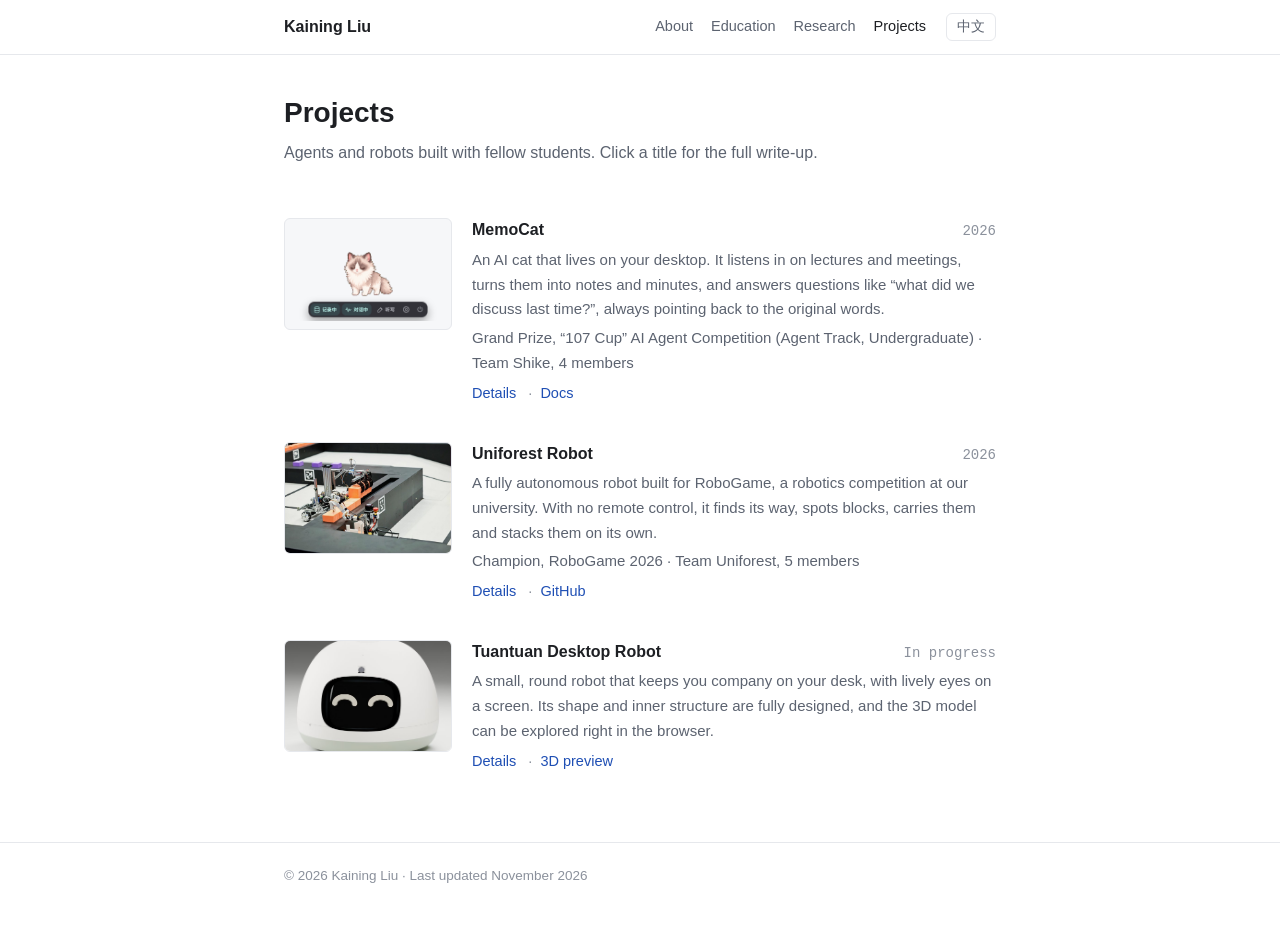
<file: projects/index.html>
<!DOCTYPE html>
<html lang="zh-CN" data-title-zh="项目 · 刘铠宁" data-title-en="Projects · Kaining Liu">
<head>
<meta charset="utf-8">
<meta name="viewport" content="width=device-width, initial-scale=1">
<title>项目 · 刘铠宁</title>
<meta name="description" content="刘铠宁参与的智能体与机器人项目：MemoCat 记忆猫、Uniforest 机器人、团团桌面机器人。Agent and robotics projects by Kaining Liu.">
<meta name="author" content="Kaining Liu">
<meta name="theme-color" content="#ffffff">
<link rel="canonical" href="https://kainingliu.com/projects/">
<link rel="icon" href="/assets/favicon.svg" type="image/svg+xml">
<script>
  (function () {
    var l;
    try { l = new URLSearchParams(location.search).get('lang'); } catch (e) {}
    if (l === 'en' || l === 'zh') { try { localStorage.setItem('lang', l); } catch (e) {} }
    else { try { l = localStorage.getItem('lang'); } catch (e) {} }
    if (l !== 'en' && l !== 'zh') { l = /^zh/i.test(navigator.language || '') ? 'zh' : 'en'; }
    document.documentElement.lang = l === 'en' ? 'en' : 'zh-CN';
  })();
</script>
<link rel="stylesheet" href="/assets/css/site.css">
</head>
<body class="home">
<a class="skip" href="#main"><span lang="zh-CN">跳到正文</span><span lang="en">Skip to content</span></a>

<header class="nav">
  <nav class="wrap nav-inner" aria-label="Main">
    <a class="brand" href="/"><span lang="zh-CN">刘铠宁</span><span lang="en">Kaining Liu</span></a>
    <ul class="nav-links">
      <li><a href="/"><span lang="zh-CN">简介</span><span lang="en">About</span></a></li>
      <li><a href="/education/"><span lang="zh-CN">教育</span><span lang="en">Education</span></a></li>
      <li><a href="/research/"><span lang="zh-CN">研究</span><span lang="en">Research</span></a></li>
      <li><a class="active" href="/projects/" aria-current="page"><span lang="zh-CN">项目</span><span lang="en">Projects</span></a></li>
    </ul>
    <button class="lang-btn" id="lang-toggle" type="button" title="中文 / English">
      <span lang="zh-CN">EN</span>
      <span lang="en">中文</span>
    </button>
  </nav>
</header>

<main id="main" class="wrap">

  <header class="page-head">
    <h1><span lang="zh-CN">项目</span><span lang="en">Projects</span></h1>
    <p class="lead" lang="zh-CN">和同学们一起做的智能体与机器人项目。点击标题查看详细介绍。</p>
    <p class="lead" lang="en">Agents and robots built with fellow students. Click a title for the full write-up.</p>
  </header>

  <section>
    <article class="project card" id="memocat">
      <a class="thumb contain" href="/projects/memocat/" tabindex="-1" aria-hidden="true"><img src="/assets/img/memocat.png" width="720" height="408" loading="lazy" alt=""></a>
      <div>
        <div class="row">
          <h3><a class="stretch" href="/projects/memocat/"><span lang="zh-CN">MemoCat 记忆猫</span><span lang="en">MemoCat</span></a></h3>
          <span class="date">2026</span>
        </div>
        <p lang="zh-CN">一只住在电脑桌面上的 AI 小猫：上课、开会时自动听写并整理成笔记和纪要，之后可以随时问它“上次讨论了什么”，每个回答都能对回原话。</p>
        <p lang="en">An AI cat that lives on your desktop. It listens in on lectures and meetings, turns them into notes and minutes, and answers questions like “what did we discuss last time?”, always pointing back to the original words.</p>
        <p class="meta" lang="zh-CN">“一〇七杯”算力与智能体开发大赛 智能体赛道本科生组特等奖 · 时客队 4 人</p>
        <p class="meta" lang="en">Grand Prize, “107 Cup” AI Agent Competition (Agent Track, Undergraduate) · Team Shike, 4 members</p>
        <p class="links">
          <a href="/projects/memocat/"><span lang="zh-CN">详细介绍</span><span lang="en">Details</span></a>
          <a href="https://github.com/KainingLiu/memocatdoc" target="_blank" rel="noopener"><span lang="zh-CN">项目文档</span><span lang="en">Docs</span></a>
        </p>
      </div>
    </article>

    <article class="project card" id="uniforest">
      <a class="thumb" href="/projects/uniforest/" tabindex="-1" aria-hidden="true"><img src="/assets/img/uniforest.jpg" width="960" height="640" loading="lazy" alt=""></a>
      <div>
        <div class="row">
          <h3><a class="stretch" href="/projects/uniforest/"><span lang="zh-CN">Uniforest 机器人</span><span lang="en">Uniforest Robot</span></a></h3>
          <span class="date">2026</span>
        </div>
        <p lang="zh-CN">为校内机器人比赛 RoboGame 设计制作的全自主机器人：比赛中无需遥控，自己认路、找方块、抓取搬运并完成搭建。</p>
        <p lang="en">A fully autonomous robot built for RoboGame, a robotics competition at our university. With no remote control, it finds its way, spots blocks, carries them and stacks them on its own.</p>
        <p class="meta" lang="zh-CN">RoboGame 2026 冠军 · Uniforest 队 5 人</p>
        <p class="meta" lang="en">Champion, RoboGame 2026 · Team Uniforest, 5 members</p>
        <p class="links">
          <a href="/projects/uniforest/"><span lang="zh-CN">详细介绍</span><span lang="en">Details</span></a>
          <a href="https://github.com/KainingLiu/uniforest" target="_blank" rel="noopener">GitHub</a>
        </p>
      </div>
    </article>

    <article class="project card" id="tuantuan">
      <a class="thumb" href="/projects/tuantuan/" tabindex="-1" aria-hidden="true"><img src="/assets/img/tuantuan.jpg" width="720" height="660" loading="lazy" alt=""></a>
      <div>
        <div class="row">
          <h3><a class="stretch" href="/projects/tuantuan/"><span lang="zh-CN">团团 桌面机器人</span><span lang="en">Tuantuan Desktop Robot</span></a></h3>
          <span class="date"><span lang="zh-CN">开发中</span><span lang="en">In progress</span></span>
        </div>
        <p lang="zh-CN">一款放在书桌上陪伴你的小机器人，圆滚滚的，用屏幕显示会动的眼睛。外形与内部结构已设计完成，三维模型可在网页上直接查看。</p>
        <p lang="en">A small, round robot that keeps you company on your desk, with lively eyes on a screen. Its shape and inner structure are fully designed, and the 3D model can be explored right in the browser.</p>
        <p class="links">
          <a href="/projects/tuantuan/"><span lang="zh-CN">详细介绍</span><span lang="en">Details</span></a>
          <a href="/tuantuan-preview/" target="_blank" rel="noopener"><span lang="zh-CN">三维预览</span><span lang="en">3D preview</span></a>
        </p>
      </div>
    </article>
  </section>

</main>

<footer id="contact">
  <div class="wrap foot">
    <p>
      <span lang="zh-CN">© 2026 刘铠宁 · 最后更新于 2026 年 11 月</span>
      <span lang="en">© 2026 Kaining Liu · Last updated November 2026</span>
    </p>
  </div>
</footer>

<script src="/assets/js/site.js"></script>
</body>
</html>
</file>
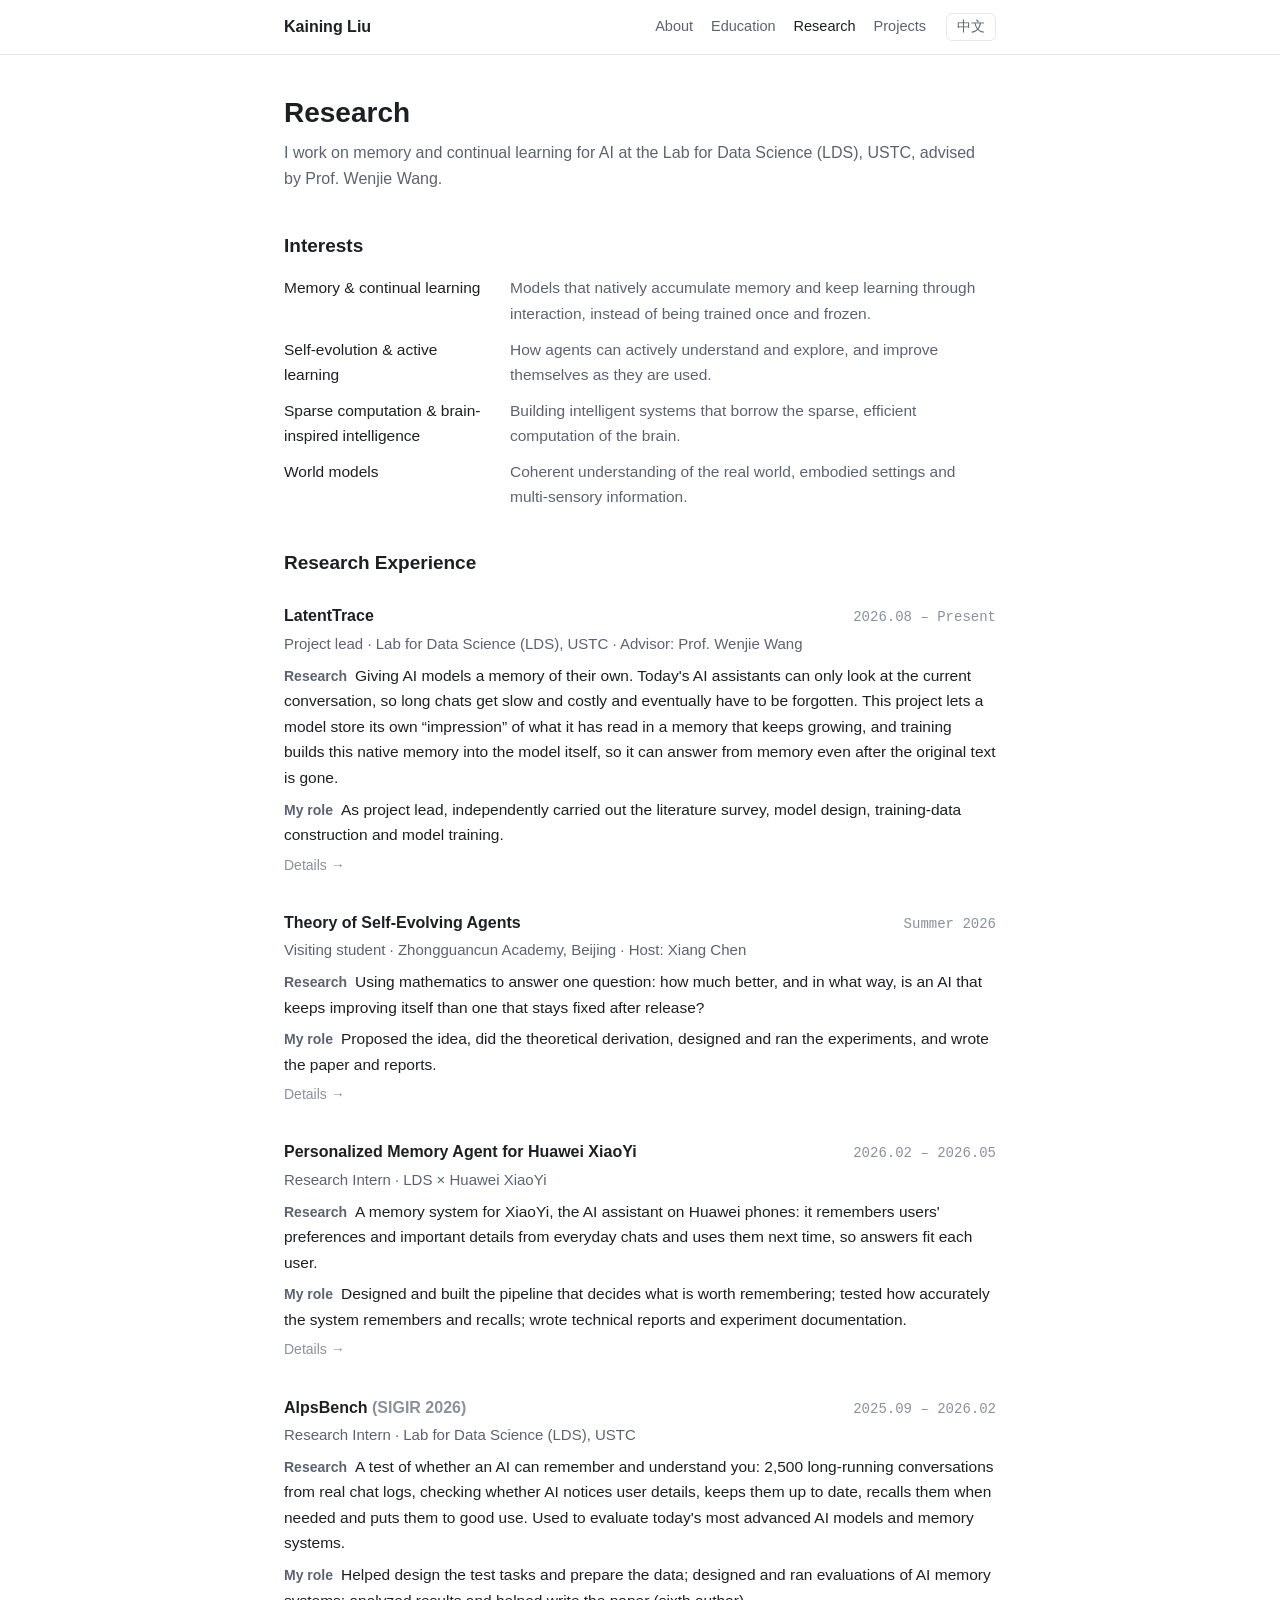
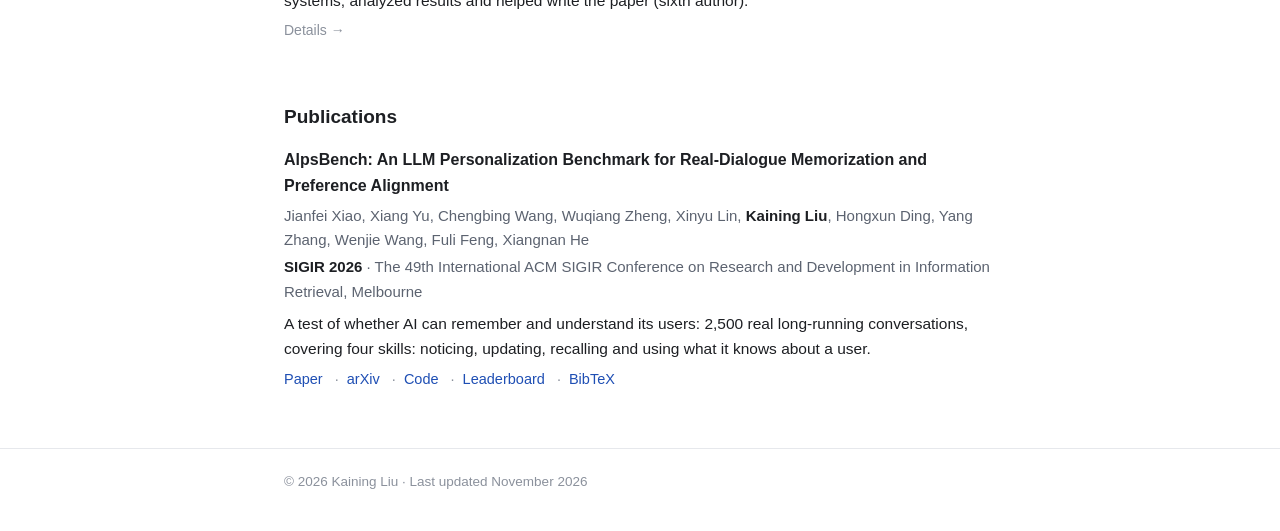
<file: research/index.html>
<!DOCTYPE html>
<html lang="zh-CN" data-title-zh="研究 · 刘铠宁" data-title-en="Research · Kaining Liu">
<head>
<meta charset="utf-8">
<meta name="viewport" content="width=device-width, initial-scale=1">
<title>研究 · 刘铠宁</title>
<meta name="description" content="刘铠宁的研究兴趣、科研经历与论文。Research interests, experience and publications of Kaining Liu (USTC).">
<meta name="author" content="Kaining Liu">
<meta name="theme-color" content="#ffffff">
<link rel="canonical" href="https://kainingliu.com/research/">
<link rel="icon" href="/assets/favicon.svg" type="image/svg+xml">
<script>
  (function () {
    var l;
    try { l = new URLSearchParams(location.search).get('lang'); } catch (e) {}
    if (l === 'en' || l === 'zh') { try { localStorage.setItem('lang', l); } catch (e) {} }
    else { try { l = localStorage.getItem('lang'); } catch (e) {} }
    if (l !== 'en' && l !== 'zh') { l = /^zh/i.test(navigator.language || '') ? 'zh' : 'en'; }
    document.documentElement.lang = l === 'en' ? 'en' : 'zh-CN';
  })();
</script>
<link rel="stylesheet" href="/assets/css/site.css">
</head>
<body class="home">
<a class="skip" href="#main"><span lang="zh-CN">跳到正文</span><span lang="en">Skip to content</span></a>

<header class="nav">
  <nav class="wrap nav-inner" aria-label="Main">
    <a class="brand" href="/"><span lang="zh-CN">刘铠宁</span><span lang="en">Kaining Liu</span></a>
    <ul class="nav-links">
      <li><a href="/"><span lang="zh-CN">简介</span><span lang="en">About</span></a></li>
      <li><a href="/education/"><span lang="zh-CN">教育</span><span lang="en">Education</span></a></li>
      <li><a class="active" href="/research/" aria-current="page"><span lang="zh-CN">研究</span><span lang="en">Research</span></a></li>
      <li><a href="/projects/"><span lang="zh-CN">项目</span><span lang="en">Projects</span></a></li>
    </ul>
    <button class="lang-btn" id="lang-toggle" type="button" title="中文 / English">
      <span lang="zh-CN">EN</span>
      <span lang="en">中文</span>
    </button>
  </nav>
</header>

<main id="main" class="wrap">

  <header class="page-head">
    <h1><span lang="zh-CN">研究</span><span lang="en">Research</span></h1>
    <p class="lead" lang="zh-CN">我在中国科大数据科学实验室（LDS）从事人工智能记忆与持续学习的研究，导师为王文杰教授。</p>
    <p class="lead" lang="en">I work on memory and continual learning for AI at the Lab for Data Science (LDS), USTC, advised by Prof. Wenjie Wang.</p>
  </header>

  <!-- ===================== Interests ===================== -->
  <section id="interests">
    <h2><span lang="zh-CN">研究兴趣</span><span lang="en">Interests</span></h2>
    <dl class="kv wide">
      <dt><span lang="zh-CN">记忆与持续学习</span><span lang="en">Memory &amp; continual learning</span></dt>
      <dd><span lang="zh-CN">让模型原生地积累记忆、在交互中持续学习，而不是一次训练、永久冻结。</span><span lang="en">Models that natively accumulate memory and keep learning through interaction, instead of being trained once and frozen.</span></dd>
      <dt><span lang="zh-CN">自进化与主动学习</span><span lang="en">Self-evolution &amp; active learning</span></dt>
      <dd><span lang="zh-CN">智能体如何主动理解、主动探索，并在使用中改进自身。</span><span lang="en">How agents can actively understand and explore, and improve themselves as they are used.</span></dd>
      <dt><span lang="zh-CN">稀疏计算与类脑智能</span><span lang="en">Sparse computation &amp; brain-inspired intelligence</span></dt>
      <dd><span lang="zh-CN">借鉴人脑稀疏、高效的计算方式构建智能系统。</span><span lang="en">Building intelligent systems that borrow the sparse, efficient computation of the brain.</span></dd>
      <dt><span lang="zh-CN">世界模型</span><span lang="en">World models</span></dt>
      <dd><span lang="zh-CN">对真实世界、具身场景与多感官信息的连贯理解。</span><span lang="en">Coherent understanding of the real world, embodied settings and multi-sensory information.</span></dd>
    </dl>
  </section>

  <!-- ===================== Experience ===================== -->
  <section id="experience">
    <h2><span lang="zh-CN">科研经历</span><span lang="en">Research Experience</span></h2>

    <article class="entry card" id="latenttrace">
      <div class="row">
        <h3><a class="stretch" href="/research/latenttrace/">LatentTrace</a></h3>
        <span class="date"><span lang="zh-CN">2026.08 – 至今</span><span lang="en">2026.08 – Present</span></span>
      </div>
      <p class="org"><span lang="zh-CN">课题负责人 · 中国科大数据科学实验室（LDS）· 导师：王文杰</span><span lang="en">Project lead · Lab for Data Science (LDS), USTC · Advisor: Prof. Wenjie Wang</span></p>
      <p class="desc" lang="zh-CN"><span class="label">研究内容</span>让 AI 模型像人一样拥有自己的记忆。今天的 AI 助手只能参考眼前这段对话，聊得越久越慢越贵，超出长度就得遗忘；本课题让模型把读懂后的“印象”存进一块不断增长的记忆里，通过训练将原生记忆能力融入模型，即使原文已被清空也能凭记忆回答。</p>
      <p class="desc" lang="en"><span class="label">Research</span>Giving AI models a memory of their own. Today's AI assistants can only look at the current conversation, so long chats get slow and costly and eventually have to be forgotten. This project lets a model store its own “impression” of what it has read in a memory that keeps growing, and training builds this native memory into the model itself, so it can answer from memory even after the original text is gone.</p>
      <p class="desc" lang="zh-CN"><span class="label">负责部分</span>作为课题负责人，独立完成前期调研、模型设计、训练数据构建和模型训练。</p>
      <p class="desc" lang="en"><span class="label">My role</span>As project lead, independently carried out the literature survey, model design, training-data construction and model training.</p>
      <p class="more-link"><span lang="zh-CN">详细 →</span><span lang="en">Details →</span></p>
    </article>

    <article class="entry card" id="self-evolving-agents">
      <div class="row">
        <h3><a class="stretch" href="/research/self-evolving-agents/"><span lang="zh-CN">自进化智能体的理论研究</span><span lang="en">Theory of Self-Evolving Agents</span></a></h3>
        <span class="date"><span lang="zh-CN">2026 暑期</span><span lang="en">Summer 2026</span></span>
      </div>
      <p class="org"><span lang="zh-CN">访问学生 · 北京中关村学院 · 合作老师：陈祥</span><span lang="en">Visiting student · Zhongguancun Academy, Beijing · Host: Xiang Chen</span></p>
      <p class="desc" lang="zh-CN"><span class="label">研究内容</span>用数学回答一个问题：会在使用中不断自我改进的 AI，比“出厂后就不再变化”的 AI 到底强在哪里、强多少。</p>
      <p class="desc" lang="en"><span class="label">Research</span>Using mathematics to answer one question: how much better, and in what way, is an AI that keeps improving itself than one that stays fixed after release?</p>
      <p class="desc" lang="zh-CN"><span class="label">负责部分</span>提出研究想法，完成理论推导，设计并运行实验，撰写论文和报告。</p>
      <p class="desc" lang="en"><span class="label">My role</span>Proposed the idea, did the theoretical derivation, designed and ran the experiments, and wrote the paper and reports.</p>
      <p class="more-link"><span lang="zh-CN">详细 →</span><span lang="en">Details →</span></p>
    </article>

    <article class="entry card" id="xiaoyi">
      <div class="row">
        <h3><a class="stretch" href="/research/xiaoyi/"><span lang="zh-CN">华为小艺个性化记忆智能体</span><span lang="en">Personalized Memory Agent for Huawei XiaoYi</span></a></h3>
        <span class="date">2026.02 – 2026.05</span>
      </div>
      <p class="org"><span lang="zh-CN">科研实习生 · LDS × 华为小艺</span><span lang="en">Research Intern · LDS × Huawei XiaoYi</span></p>
      <p class="desc" lang="zh-CN"><span class="label">研究内容</span>为华为手机 AI 助手“小艺”开发记忆系统，让它从日常聊天中记住用户的喜好和重要信息，下次交流时自然用上，回答更贴合用户本人。</p>
      <p class="desc" lang="en"><span class="label">Research</span>A memory system for XiaoYi, the AI assistant on Huawei phones: it remembers users' preferences and important details from everyday chats and uses them next time, so answers fit each user.</p>
      <p class="desc" lang="zh-CN"><span class="label">负责部分</span>设计并实现“该记住什么”的自动提取流程；测试分析系统记得准不准、找得对不对；撰写技术报告与实验文档。</p>
      <p class="desc" lang="en"><span class="label">My role</span>Designed and built the pipeline that decides what is worth remembering; tested how accurately the system remembers and recalls; wrote technical reports and experiment documentation.</p>
      <p class="more-link"><span lang="zh-CN">详细 →</span><span lang="en">Details →</span></p>
    </article>

    <article class="entry card" id="alpsbench">
      <div class="row">
        <h3><a class="stretch" href="/research/alpsbench/">AlpsBench <span class="faint">(SIGIR 2026)</span></a></h3>
        <span class="date">2025.09 – 2026.02</span>
      </div>
      <p class="org"><span lang="zh-CN">科研实习生 · 中国科大数据科学实验室（LDS）</span><span lang="en">Research Intern · Lab for Data Science (LDS), USTC</span></p>
      <p class="desc" lang="zh-CN"><span class="label">研究内容</span>一份检验 AI 能不能“记住你、懂你”的考卷：从真实聊天记录中整理出 2,500 段长期对话，考查 AI 能否记下用户信息、及时更新、需要时想起并用好，用来测试当前最先进的 AI 模型和记忆系统。</p>
      <p class="desc" lang="en"><span class="label">Research</span>A test of whether an AI can remember and understand you: 2,500 long-running conversations from real chat logs, checking whether AI notices user details, keeps them up to date, recalls them when needed and puts them to good use. Used to evaluate today's most advanced AI models and memory systems.</p>
      <p class="desc" lang="zh-CN"><span class="label">负责部分</span>参与考题设计和数据整理；设计并运行对 AI 记忆系统的测试；分析结果并参与论文写作（第六作者）。</p>
      <p class="desc" lang="en"><span class="label">My role</span>Helped design the test tasks and prepare the data; designed and ran evaluations of AI memory systems; analyzed results and helped write the paper (sixth author).</p>
      <p class="more-link"><span lang="zh-CN">详细 →</span><span lang="en">Details →</span></p>
    </article>
  </section>

  <!-- ===================== Publications ===================== -->
  <section id="publications">
    <h2><span lang="zh-CN">论文</span><span lang="en">Publications</span></h2>
    <div class="entry pub">
      <p class="pub-title"><a href="https://doi.org/10.1145/3805712.3808634" target="_blank" rel="noopener">AlpsBench: An LLM Personalization Benchmark for Real-Dialogue Memorization and Preference Alignment</a></p>
      <p class="authors">Jianfei Xiao, Xiang Yu, Chengbing Wang, Wuqiang Zheng, Xinyu Lin, <b>Kaining Liu</b>, Hongxun Ding, Yang Zhang, Wenjie Wang, Fuli Feng, Xiangnan He</p>
      <p class="venue"><b>SIGIR 2026</b> · The 49th International ACM SIGIR Conference on Research and Development in Information Retrieval, Melbourne</p>
      <p class="desc" lang="zh-CN">一份检验 AI 能否记住并读懂用户的“考卷”：基于 2,500 段真实长期对话，考查记下、更新、想起和用好用户信息四项能力。</p>
      <p class="desc" lang="en">A test of whether AI can remember and understand its users: 2,500 real long-running conversations, covering four skills: noticing, updating, recalling and using what it knows about a user.</p>
      <p class="links">
        <a href="https://doi.org/10.1145/3805712.3808634" target="_blank" rel="noopener"><span lang="zh-CN">论文</span><span lang="en">Paper</span></a>
        <a href="https://arxiv.org/abs/2603.26680" target="_blank" rel="noopener">arXiv</a>
        <a href="https://github.com/jianfeix/Alps_Bench" target="_blank" rel="noopener"><span lang="zh-CN">代码</span><span lang="en">Code</span></a>
        <a href="https://jianfeix.github.io/Alps_Bench/" target="_blank" rel="noopener"><span lang="zh-CN">排行榜</span><span lang="en">Leaderboard</span></a>
        <button type="button" data-bib="bib-alpsbench" aria-expanded="false" aria-controls="bib-alpsbench">BibTeX</button>
      </p>
      <div class="bib" id="bib-alpsbench" hidden>
        <button class="copy" type="button"><span lang="zh-CN">复制</span><span lang="en">Copy</span></button>
<pre>@inproceedings{xiao2026alpsbench,
  title     = {AlpsBench: An LLM Personalization Benchmark for
               Real-Dialogue Memorization and Preference Alignment},
  author    = {Xiao, Jianfei and Yu, Xiang and Wang, Chengbing and
               Zheng, Wuqiang and Lin, Xinyu and Liu, Kaining and
               Ding, Hongxun and Zhang, Yang and Wang, Wenjie and
               Feng, Fuli and He, Xiangnan},
  booktitle = {Proceedings of the 49th International ACM SIGIR Conference
               on Research and Development in Information Retrieval},
  year      = {2026},
  doi       = {10.1145/3805712.3808634}
}</pre>
      </div>
    </div>
  </section>

</main>

<footer id="contact">
  <div class="wrap foot">
    <p>
      <span lang="zh-CN">© 2026 刘铠宁 · 最后更新于 2026 年 11 月</span>
      <span lang="en">© 2026 Kaining Liu · Last updated November 2026</span>
    </p>
  </div>
</footer>

<script src="/assets/js/site.js"></script>
</body>
</html>
</file>
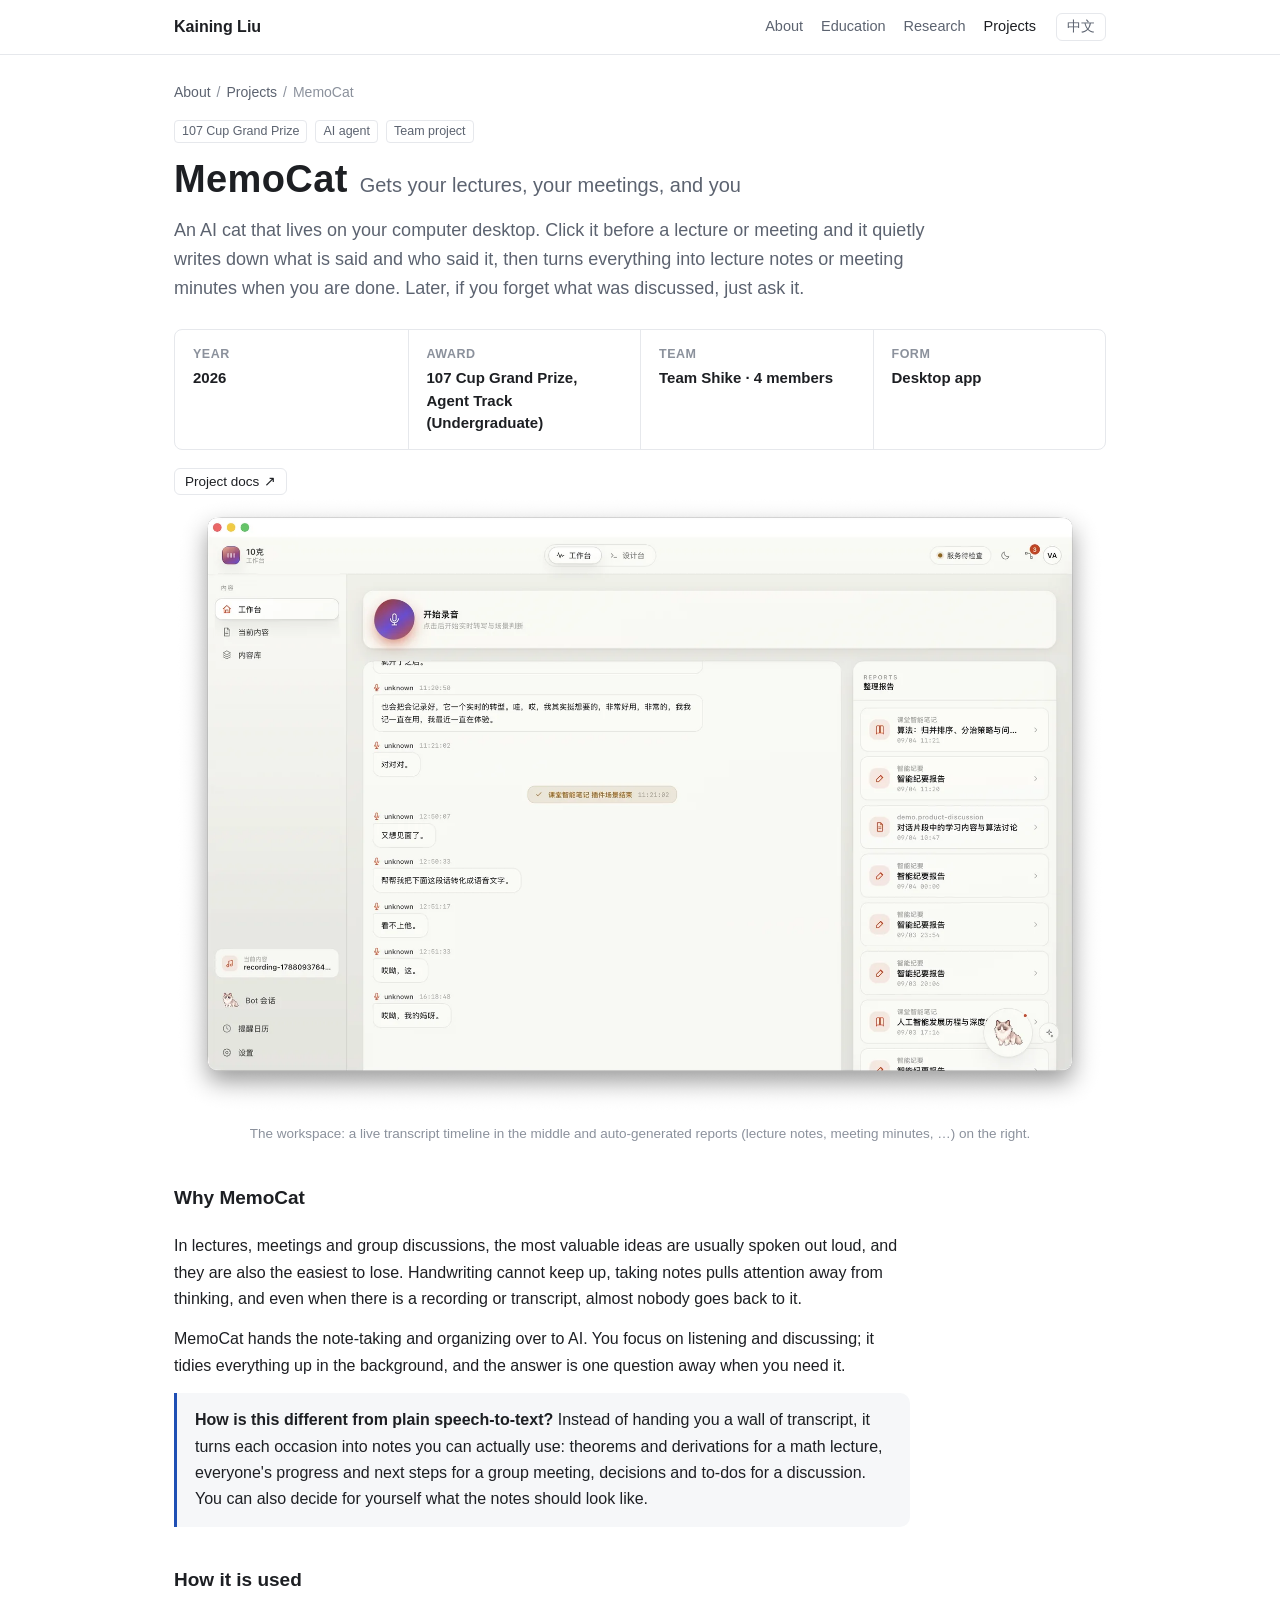
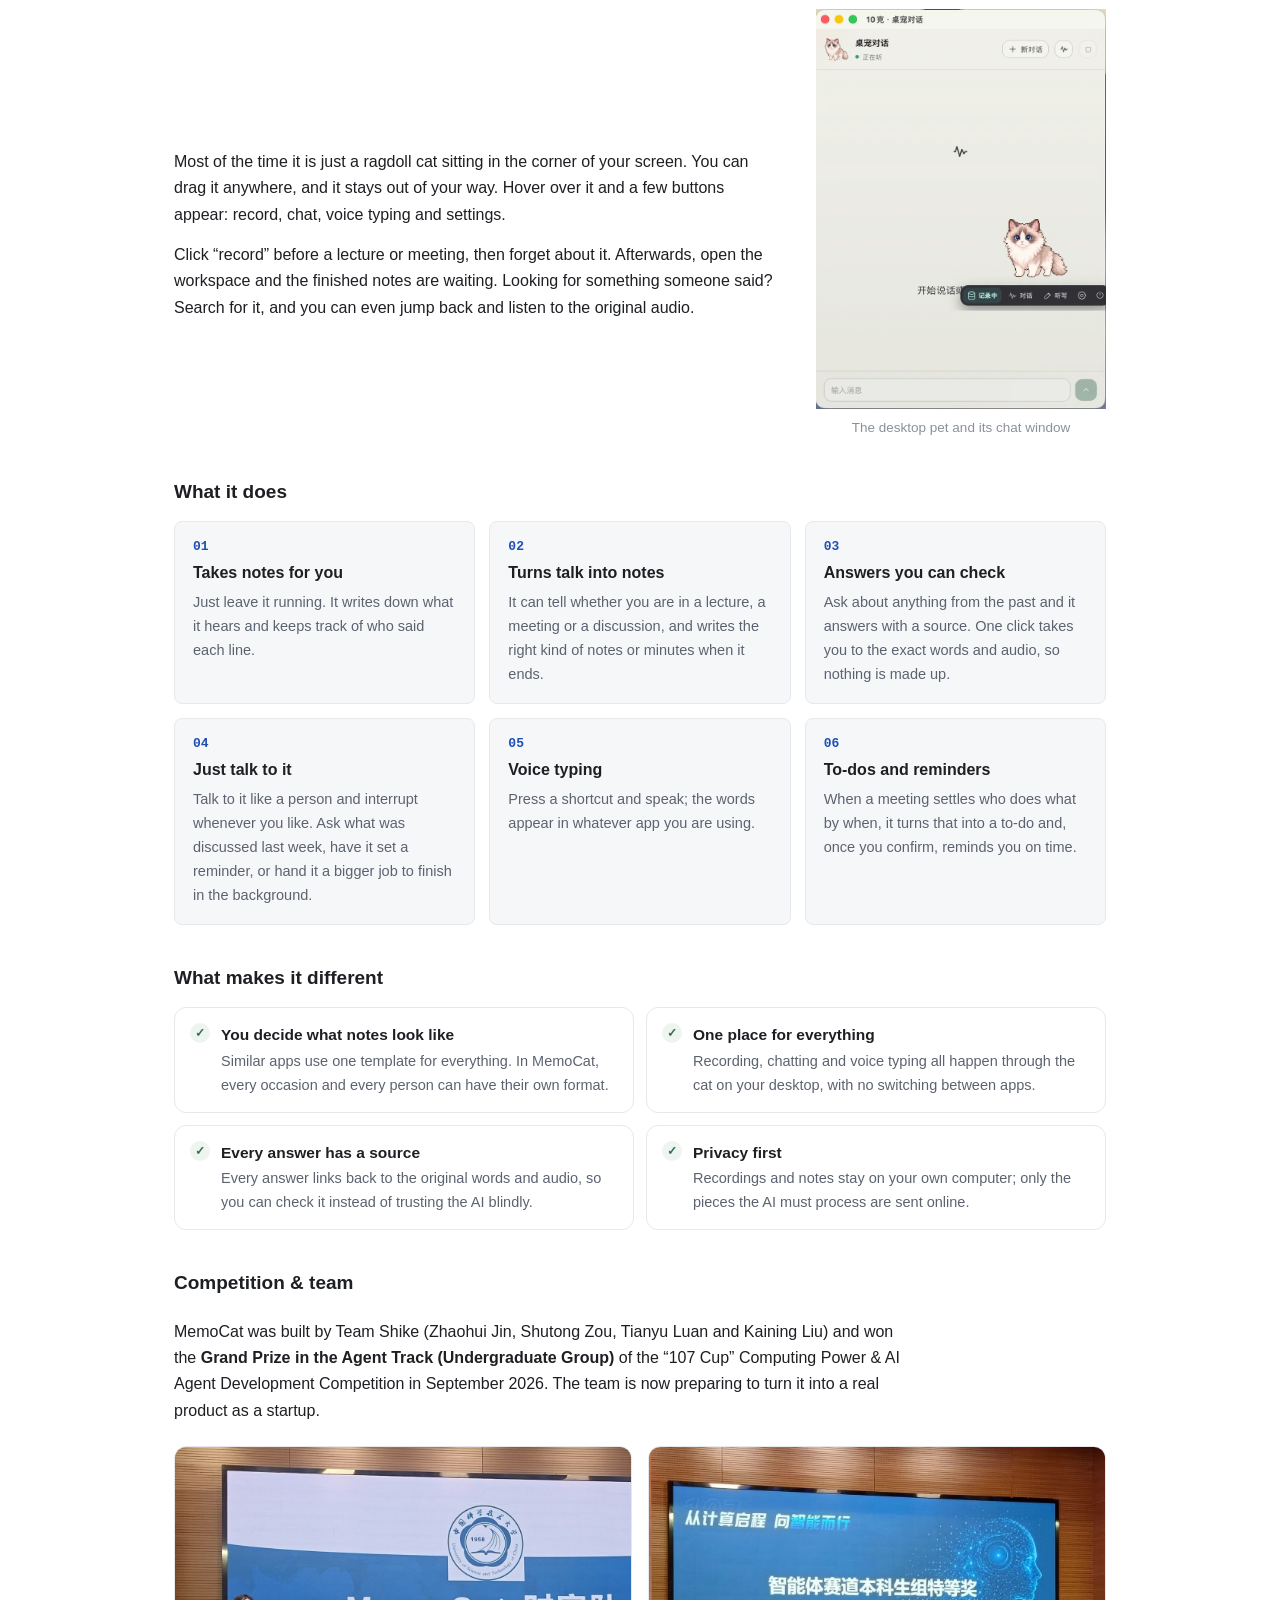
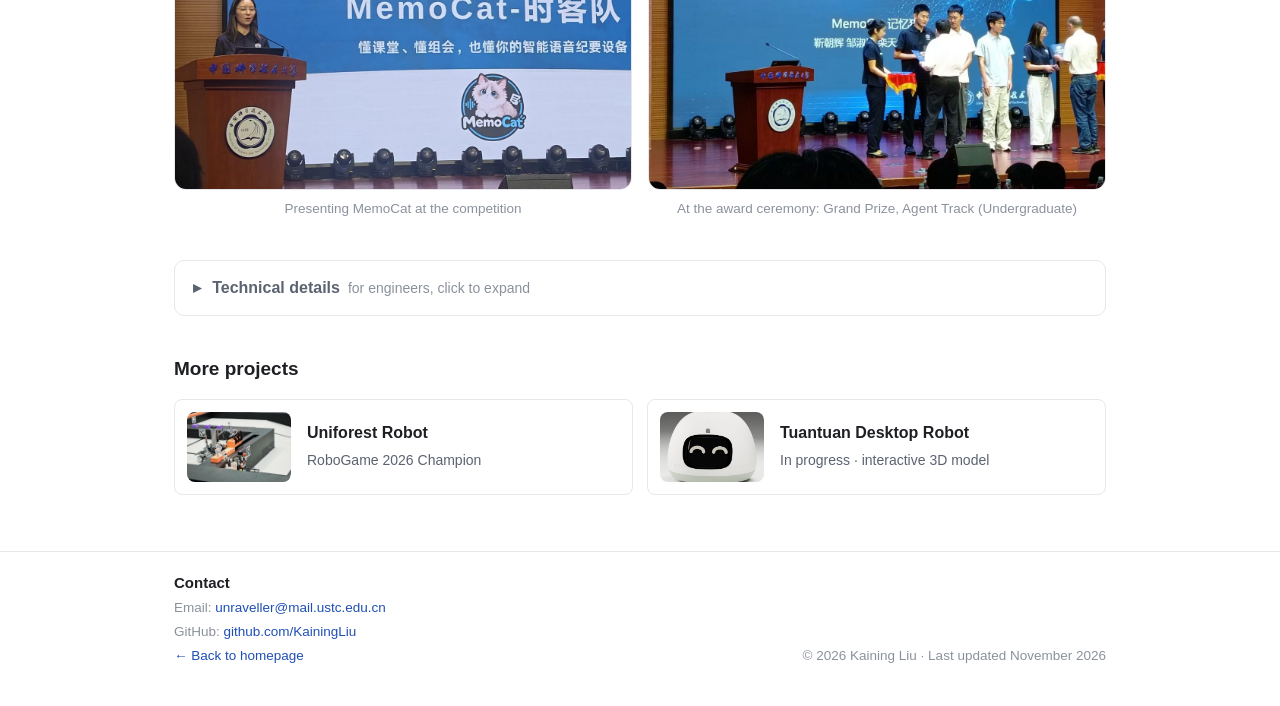
<file: projects/memocat/index.html>
<!DOCTYPE html>
<html lang="zh-CN" data-title-zh="MemoCat 记忆猫 · 刘铠宁" data-title-en="MemoCat · Kaining Liu">
<head>
<meta charset="utf-8">
<meta name="viewport" content="width=device-width, initial-scale=1">
<title>MemoCat 记忆猫 · 刘铠宁</title>
<meta name="description" content="MemoCat 记忆猫：常驻桌面的语音智能体，自动把课堂、组会和讨论整理成可检索、可溯源的知识，获“一〇七杯”算力与智能体开发大赛特等奖。MemoCat is a local-first desktop voice agent that turns lectures and meetings into searchable, source-traceable notes; Grand Prize of the 107 Cup AI Agent Competition.">
<meta name="author" content="Kaining Liu">
<meta name="theme-color" content="#1f4fb4">
<link rel="canonical" href="https://kainingliu.com/projects/memocat/">
<link rel="alternate" hreflang="zh-CN" href="https://kainingliu.com/projects/memocat/?lang=zh">
<link rel="alternate" hreflang="en" href="https://kainingliu.com/projects/memocat/?lang=en">
<link rel="alternate" hreflang="x-default" href="https://kainingliu.com/projects/memocat/">
<link rel="icon" href="../../assets/favicon.svg" type="image/svg+xml">
<meta property="og:type" content="article">
<meta property="og:title" content="MemoCat 记忆猫 · Kaining Liu">
<meta property="og:description" content="A local-first desktop voice agent that turns lectures and meetings into searchable, source-traceable notes. Grand Prize, 107 Cup AI Agent Competition.">
<meta property="og:url" content="https://kainingliu.com/projects/memocat/">
<meta property="og:image" content="https://kainingliu.com/projects/memocat/img/pitch.jpg">
<meta name="twitter:card" content="summary_large_image">
<script>
  // Pick the language before first paint: ?lang= (remembered) > saved choice > browser language.
  (function () {
    var l;
    try { l = new URLSearchParams(location.search).get('lang'); } catch (e) {}
    if (l === 'en' || l === 'zh') { try { localStorage.setItem('lang', l); } catch (e) {} }
    else { try { l = localStorage.getItem('lang'); } catch (e) {} }
    if (l !== 'en' && l !== 'zh') { l = /^zh/i.test(navigator.language || '') ? 'zh' : 'en'; }
    document.documentElement.lang = l === 'en' ? 'en' : 'zh-CN';
  })();
</script>
<link rel="stylesheet" href="../../assets/css/site.css">
</head>
<body>
<a class="skip" href="#main"><span lang="zh-CN">跳到正文</span><span lang="en">Skip to content</span></a>

<header class="nav">
  <nav class="wrap nav-inner" aria-label="Main">
    <a class="brand" href="../../"><span lang="zh-CN">刘铠宁</span><span lang="en">Kaining Liu</span></a>
    <ul class="nav-links">
      <li><a href="/"><span lang="zh-CN">简介</span><span lang="en">About</span></a></li>
      <li><a href="/education/"><span lang="zh-CN">教育</span><span lang="en">Education</span></a></li>
      <li><a href="/research/"><span lang="zh-CN">研究</span><span lang="en">Research</span></a></li>
      <li><a class="active" href="/projects/"><span lang="zh-CN">项目</span><span lang="en">Projects</span></a></li>
    </ul>
    <button class="lang-btn" id="lang-toggle" type="button" title="中文 / English">
      <span lang="zh-CN">EN</span>
      <span lang="en">中文</span>
    </button>
  </nav>
</header>

<main id="main" class="wrap">

  <ol class="crumbs" aria-label="Breadcrumb">
    <li><a href="../../"><span lang="zh-CN">简介</span><span lang="en">About</span></a></li>
    <li><a href="/projects/"><span lang="zh-CN">项目</span><span lang="en">Projects</span></a></li>
    <li aria-current="page"><span lang="zh-CN">MemoCat 记忆猫</span><span lang="en">MemoCat</span></li>
  </ol>

  <header class="p-hero">
    <div class="p-tags">
      <span class="tag award"><span lang="zh-CN">“一〇七杯”特等奖</span><span lang="en">107 Cup Grand Prize</span></span>
      <span class="tag"><span lang="zh-CN">AI 智能体</span><span lang="en">AI agent</span></span>
      <span class="tag research"><span lang="zh-CN">团队项目</span><span lang="en">Team project</span></span>
    </div>
    <h1 lang="zh-CN">MemoCat 记忆猫<small>懂课堂、懂组会，也懂你</small></h1>
    <h1 lang="en">MemoCat<small>Gets your lectures, your meetings, and you</small></h1>
    <p class="lede" lang="zh-CN">一只住在电脑桌面上的 AI 小猫。上课、开会前点它一下，它就在后台帮你听写、分清谁在说话，结束后自动整理成课堂笔记或会议纪要；之后想不起“上次讨论了什么”，直接问它就行。</p>
    <p class="lede" lang="en">An AI cat that lives on your computer desktop. Click it before a lecture or meeting and it quietly writes down what is said and who said it, then turns everything into lecture notes or meeting minutes when you are done. Later, if you forget what was discussed, just ask it.</p>
    <dl class="facts">
      <div><dt><span lang="zh-CN">时间</span><span lang="en">YEAR</span></dt><dd>2026</dd></div>
      <div><dt><span lang="zh-CN">荣誉</span><span lang="en">AWARD</span></dt><dd><span lang="zh-CN">“一〇七杯”智能体赛道本科生组特等奖</span><span lang="en">107 Cup Grand Prize, Agent Track (Undergraduate)</span></dd></div>
      <div><dt><span lang="zh-CN">团队</span><span lang="en">TEAM</span></dt><dd><span lang="zh-CN">时客队 · 4 人</span><span lang="en">Team Shike · 4 members</span></dd></div>
      <div><dt><span lang="zh-CN">形式</span><span lang="en">FORM</span></dt><dd><span lang="zh-CN">电脑桌面应用</span><span lang="en">Desktop app</span></dd></div>
    </dl>
    <div class="links">
      <a class="chip" href="https://github.com/KainingLiu/memocatdoc" target="_blank" rel="noopener"><span lang="zh-CN">项目文档</span><span lang="en">Project docs</span> ↗</a>
    </div>
  </header>

  <figure class="shot bare cover">
    <a href="img/dashboard.webp"><img src="img/dashboard.webp" width="1800" height="1197" alt="MemoCat workspace with a live transcript and generated reports"></a>
    <figcaption>
      <span lang="zh-CN">工作台：中间是实时转写时间线，右侧是自动生成的整理报告（课堂笔记、会议纪要等）。</span>
      <span lang="en">The workspace: a live transcript timeline in the middle and auto-generated reports (lecture notes, meeting minutes, …) on the right.</span>
    </figcaption>
  </figure>

  <!-- ===================== Why ===================== -->
  <section id="why">
    <h2><span lang="zh-CN">为什么做 MemoCat</span><span lang="en">Why MemoCat</span></h2>
    <div class="prose" lang="zh-CN">
      <p>上课、开会、组会时，最有价值的内容往往是嘴上说出来的，也最容易丢：手写跟不上语速，边记边想又容易分心；就算录了音、转成了文字，事后也很少有人会再去翻。</p>
      <p>MemoCat 想把“记录和整理”这件事交给 AI：你只管专心听、专心讨论，它在后台把内容整理好，等你需要时一问就有。</p>
      <p class="callout"><b>和普通的录音转文字有什么不同？</b>它不是把一大段逐字稿丢给你，而是按场合整理成能直接用的笔记：数学课整理定理和推导，组会整理每个人的进展和下周计划，讨论会整理结论和待办。整理成什么样，也可以由你自己决定。</p>
    </div>
    <div class="prose" lang="en">
      <p>In lectures, meetings and group discussions, the most valuable ideas are usually spoken out loud, and they are also the easiest to lose. Handwriting cannot keep up, taking notes pulls attention away from thinking, and even when there is a recording or transcript, almost nobody goes back to it.</p>
      <p>MemoCat hands the note-taking and organizing over to AI. You focus on listening and discussing; it tidies everything up in the background, and the answer is one question away when you need it.</p>
      <p class="callout"><b>How is this different from plain speech-to-text?</b> Instead of handing you a wall of transcript, it turns each occasion into notes you can actually use: theorems and derivations for a math lecture, everyone's progress and next steps for a group meeting, decisions and to-dos for a discussion. You can also decide for yourself what the notes should look like.</p>
    </div>
  </section>

  <!-- ===================== How it is used ===================== -->
  <section id="usage">
    <h2><span lang="zh-CN">怎么用</span><span lang="en">How it is used</span></h2>
    <div class="split">
      <div>
        <div class="prose" lang="zh-CN">
          <p>平时它就是桌面角落里的一只布偶猫，可以拖到屏幕任何地方，不挡视线也不打扰工作。鼠标移上去会出现几个按钮：开始记录、和它聊天、语音打字、设置。</p>
          <p>上课或开会前点一下“记录”，然后就可以把它忘掉。结束后打开工作台，整理好的笔记已经在那里；想找某一句话，搜一下就能找到，还能点回去听当时的原声。</p>
        </div>
        <div class="prose" lang="en">
          <p>Most of the time it is just a ragdoll cat sitting in the corner of your screen. You can drag it anywhere, and it stays out of your way. Hover over it and a few buttons appear: record, chat, voice typing and settings.</p>
          <p>Click “record” before a lecture or meeting, then forget about it. Afterwards, open the workspace and the finished notes are waiting. Looking for something someone said? Search for it, and you can even jump back and listen to the original audio.</p>
        </div>
      </div>
      <figure class="shot bare">
        <img src="img/pet-chat.webp" width="720" height="993" loading="lazy" alt="The MemoCat desktop pet with its toolbar and chat window">
        <figcaption><span lang="zh-CN">桌宠与对话窗口</span><span lang="en">The desktop pet and its chat window</span></figcaption>
      </figure>
    </div>
  </section>

  <!-- ===================== Features ===================== -->
  <section id="features">
    <h2><span lang="zh-CN">它能做什么</span><span lang="en">What it does</span></h2>
    <div class="feature-grid">
      <div class="feature">
        <div class="num">01</div>
        <h3><span lang="zh-CN">自动记录</span><span lang="en">Takes notes for you</span></h3>
        <p lang="zh-CN">开着就行，不用手动操作。它会把听到的话转成文字，并分清每句话是谁说的。</p>
        <p lang="en">Just leave it running. It writes down what it hears and keeps track of who said each line.</p>
      </div>
      <div class="feature">
        <div class="num">02</div>
        <h3><span lang="zh-CN">自动整理成笔记</span><span lang="en">Turns talk into notes</span></h3>
        <p lang="zh-CN">能分辨现在是在上课、开会还是讨论，结束后自动整理成对应格式的笔记或纪要。</p>
        <p lang="en">It can tell whether you are in a lecture, a meeting or a discussion, and writes the right kind of notes or minutes when it ends.</p>
      </div>
      <div class="feature">
        <div class="num">03</div>
        <h3><span lang="zh-CN">回答有据可查</span><span lang="en">Answers you can check</span></h3>
        <p lang="zh-CN">问它过去的事，它会给出答案并标明出处，点一下就能跳回原话、听到原声，不会凭空编造。</p>
        <p lang="en">Ask about anything from the past and it answers with a source. One click takes you to the exact words and audio, so nothing is made up.</p>
      </div>
      <div class="feature">
        <div class="num">04</div>
        <h3><span lang="zh-CN">直接开口聊天</span><span lang="en">Just talk to it</span></h3>
        <p lang="zh-CN">像和人说话一样跟它对话，随时可以打断。可以让它回忆上周讨论了什么、帮你设个提醒，或者把麻烦事交给它在后台慢慢办。</p>
        <p lang="en">Talk to it like a person and interrupt whenever you like. Ask what was discussed last week, have it set a reminder, or hand it a bigger job to finish in the background.</p>
      </div>
      <div class="feature">
        <div class="num">05</div>
        <h3><span lang="zh-CN">语音打字</span><span lang="en">Voice typing</span></h3>
        <p lang="zh-CN">按一个快捷键说话，文字直接出现在你正在用的任何软件里。</p>
        <p lang="en">Press a shortcut and speak; the words appear in whatever app you are using.</p>
      </div>
      <div class="feature">
        <div class="num">06</div>
        <h3><span lang="zh-CN">自动列待办</span><span lang="en">To-dos and reminders</span></h3>
        <p lang="zh-CN">会上说到“谁、什么时候、做什么”，它会自动记成待办，你确认后到点提醒。</p>
        <p lang="en">When a meeting settles who does what by when, it turns that into a to-do and, once you confirm, reminds you on time.</p>
      </div>
    </div>
  </section>

  <!-- ===================== Difference ===================== -->
  <section id="different">
    <h2><span lang="zh-CN">有什么不同</span><span lang="en">What makes it different</span></h2>
    <ul class="checks">
      <li lang="zh-CN"><b>整理方式可以自己定</b>同类产品大多一套模板用到底；MemoCat 里每种场合、每个人都可以有自己的整理方式。</li>
      <li lang="en"><b>You decide what notes look like</b>Similar apps use one template for everything. In MemoCat, every occasion and every person can have their own format.</li>
      <li lang="zh-CN"><b>一个入口全搞定</b>记录、聊天、语音打字都在桌面这只猫身上完成，不用在几个软件之间来回切换。</li>
      <li lang="en"><b>One place for everything</b>Recording, chatting and voice typing all happen through the cat on your desktop, with no switching between apps.</li>
      <li lang="zh-CN"><b>每个回答都有出处</b>回答都能对回原话和录音，方便核对，不让 AI 瞎编。</li>
      <li lang="en"><b>Every answer has a source</b>Every answer links back to the original words and audio, so you can check it instead of trusting the AI blindly.</li>
      <li lang="zh-CN"><b>隐私优先</b>录音和记录都保存在你自己的电脑上，只有需要 AI 处理的片段才会上传。</li>
      <li lang="en"><b>Privacy first</b>Recordings and notes stay on your own computer; only the pieces the AI must process are sent online.</li>
    </ul>
  </section>

  <!-- ===================== Competition ===================== -->
  <section id="competition">
    <h2><span lang="zh-CN">比赛与团队</span><span lang="en">Competition &amp; team</span></h2>
    <div class="prose" lang="zh-CN">
      <p>MemoCat 由时客队（靳朝辉、邹淑彤、栾天煜、刘铠宁）完成，在 2026 年 9 月的“一〇七杯”算力与智能体开发大赛中获得<b>智能体赛道本科生组特等奖</b>。团队目前正在筹备创业，继续把它做成真正的产品。</p>
    </div>
    <div class="prose" lang="en">
      <p>MemoCat was built by Team Shike (Zhaohui Jin, Shutong Zou, Tianyu Luan and Kaining Liu) and won the <b>Grand Prize in the Agent Track (Undergraduate Group)</b> of the “107 Cup” Computing Power &amp; AI Agent Development Competition in September 2026. The team is now preparing to turn it into a real product as a startup.</p>
    </div>
    <div class="gallery">
      <figure class="shot">
        <img src="img/pitch.jpg" width="1200" height="900" loading="lazy" alt="Presenting MemoCat on stage">
        <figcaption><span lang="zh-CN">比赛答辩现场</span><span lang="en">Presenting MemoCat at the competition</span></figcaption>
      </figure>
      <figure class="shot">
        <img src="img/award.jpg" width="1200" height="900" loading="lazy" alt="Award ceremony for the Agent Track Grand Prize">
        <figcaption><span lang="zh-CN">颁奖现场：智能体赛道本科生组特等奖</span><span lang="en">At the award ceremony: Grand Prize, Agent Track (Undergraduate)</span></figcaption>
      </figure>
    </div>
  </section>

  <details class="tech" id="tech">
    <summary><span lang="zh-CN">技术细节</span><span lang="en">Technical details</span><small><span lang="zh-CN">写给工程师，点击展开</span><span lang="en">for engineers, click to expand</span></small></summary>
    <!-- ===================== Architecture ===================== -->
    <section id="design">
      <h2><span lang="zh-CN">系统设计</span><span lang="en">How it is built</span></h2>
      <div class="prose" lang="zh-CN">
        <p>MemoCat 的核心是一条把语音变成结构化知识的流水线。系统是<b>本地优先</b>的：原始音频、声纹、对话记录、整理报告和智能体状态都保存在用户自己的电脑上，只有需要模型处理的文本和音频片段才会发往云端。</p>
      </div>
      <div class="prose" lang="en">
        <p>At its core MemoCat is a pipeline that turns speech into structured knowledge. It is <b>local-first</b>: raw audio, voiceprints, transcripts, reports and agent state all stay on the user's own computer, and only the text and audio snippets a model has to process are sent to the cloud.</p>
      </div>
      <ol class="steps">
        <li>
          <div>
            <h3><span lang="zh-CN">语音采集</span><span lang="en">Capture</span></h3>
            <p lang="zh-CN">WebRTC VAD 以 30 ms 为一帧检测语音：停顿 1.2 秒即封块送转写，连续讲话 12 秒强制切分，短于 0.5 秒的片段丢弃；原始音频按内容哈希存储，方便回听与溯源。</p>
            <p lang="en">WebRTC VAD on 30 ms frames: a 1.2 s pause seals a chunk for transcription, continuous speech is cut at 12 s, and chunks under 0.5 s are dropped. Raw audio is stored by content hash for playback and tracing.</p>
          </div>
        </li>
        <li>
          <div>
            <h3><span lang="zh-CN">转写与说话人识别</span><span lang="en">Transcription &amp; speakers</span></h3>
            <p lang="zh-CN">云端 ASR（Qwen3-ASR-Flash 等）输出带时间戳的文本；本地用 ONNX Runtime 运行 CAM++ 提取 256 维声纹，以 0.90 / 0.85 两档阈值匹配正式声纹与临时声纹。</p>
            <p lang="en">Cloud ASR (Qwen3-ASR-Flash and others) returns timestamped text, while CAM++ runs locally on ONNX Runtime to extract 256-d voiceprints, matched against confirmed and provisional speakers at 0.90 / 0.85 thresholds.</p>
          </div>
        </li>
        <li>
          <div>
            <h3><span lang="zh-CN">场景判断</span><span lang="en">Scene detection</span></h3>
            <p lang="zh-CN">每积累 10 句或每隔 45 秒，用大模型做一次轻量判断，配合时间确认状态机识别场景的开始与结束，决定触发哪个整理插件。</p>
            <p lang="en">Every 10 sentences or 45 seconds, a lightweight LLM call plus a time-confirmation state machine decides when a scene starts and ends, and which plugin should run.</p>
          </div>
        </li>
        <li>
          <div>
            <h3><span lang="zh-CN">结构化整理</span><span lang="en">Structured notes</span></h3>
            <p lang="zh-CN">插件用声明式清单定义提示词、输出 Schema 与规则，并先经过编译器校验；生成的报告必须通过 Schema 校验和溯源校验，失败时把错误信息回传给模型定向修复。</p>
            <p lang="en">Plugins declare their prompts, output schema and rules in a manifest that a compiler checks first. Every report must pass schema and source-tracing checks; failures are sent back to the model for a targeted fix.</p>
          </div>
        </li>
        <li>
          <div>
            <h3><span lang="zh-CN">记忆与检索</span><span lang="en">Memory &amp; retrieval</span></h3>
            <p lang="zh-CN">报告与原始对话存入 SQLite（FTS5 全文索引），通过句子编号精确关联；检索时双路召回、带出处作答，也可以接入 MemOS / OpenMem 做语义召回。</p>
            <p lang="en">Reports and transcripts go into SQLite with FTS5 full-text search, linked by sentence IDs. Retrieval draws on both and always answers with sources; MemOS / OpenMem can be plugged in for semantic recall.</p>
          </div>
        </li>
      </ol>

      <div class="prose" lang="zh-CN">
        <p>实时对话基于 Qwen-Audio Realtime 的 WebSocket 全双工接口，注册了 6 个工具：记忆召回、记忆写入、提醒、待办列表、待办更新和后台任务委派。复杂任务交给后台的 Hermes 智能体执行，它通过 MCP 只读访问记忆库，任何写操作都要用户在桌宠气泡上批准。整理插件还能“自进化”：系统根据反馈生成改进提案，用历史对话回放对比新旧版本，审核后生效，并支持一键回滚。</p>
      </div>
      <div class="prose" lang="en">
        <p>Voice chat runs on the full-duplex Qwen-Audio Realtime WebSocket API with six tools: recall memory, save memory, set a reminder, list to-dos, update to-dos and delegate a background task. Complex jobs go to a background Hermes agent that reads the memory store through read-only MCP tools; any write needs the user's approval in a bubble above the pet. Plugins can also improve themselves: the system drafts changes from feedback, replays past conversations to compare old and new versions, and applies a change only after review, with one-click rollback.</p>
      </div>
      <figure class="shot diagram">
        <a href="img/architecture.webp"><img src="img/architecture.webp" width="1536" height="1024" loading="lazy" alt="Architecture diagram of the real-time dialogue runtime, Hermes delegation and the reminder scheduler"></a>
        <figcaption>
          <span lang="zh-CN">实时对话与后台委托架构（点击查看大图）：对话状态机在空闲、说话、聆听、思考、工作之间切换；复杂任务委托给后台 Hermes 执行，待办由调度服务按时投递。</span>
          <span lang="en">Real-time dialogue and delegation (click to enlarge): a state machine moves between idle, speaking, listening, thinking and working; complex jobs are delegated to a background Hermes agent, and a scheduler delivers reminders on time.</span>
        </figcaption>
      </figure>
    </section>

    <!-- ===================== Stack ===================== -->
    <section id="stack">
      <h2><span lang="zh-CN">技术栈</span><span lang="en">Tech stack</span></h2>
      <div class="table-wrap">
        <table class="spec">
          <tr>
            <th><span lang="zh-CN">后端</span><span lang="en">Backend</span></th>
            <td><span lang="zh-CN">Rust 工作区（25 个 crate）：</span><span lang="en">Rust workspace of 25 crates: </span><code>tokio</code> <code>cpal</code> <code>webrtc-vad</code> <code>rusqlite</code> <code>ort</code></td>
          </tr>
          <tr>
            <th><span lang="zh-CN">桌面壳</span><span lang="en">Desktop shell</span></th>
            <td><span lang="zh-CN">Tauri 2：透明、无边框、置顶、不抢焦点的桌宠窗口</span><span lang="en">Tauri 2: a transparent, frameless, always-on-top pet window that never steals focus</span></td>
          </tr>
          <tr>
            <th><span lang="zh-CN">前端</span><span lang="en">Frontend</span></th>
            <td>React 19 · TypeScript · Vite</td>
          </tr>
          <tr>
            <th><span lang="zh-CN">存储</span><span lang="en">Storage</span></th>
            <td><span lang="zh-CN">7 个本地 SQLite 库（对话时间线、记忆库、声纹库、提醒、审批、智能体会话、应用状态）；音频按内容哈希存储</span><span lang="en">Seven local SQLite databases (timeline, memory, voiceprints, reminders, approvals, agent sessions, app state); audio stored by content hash</span></td>
          </tr>
          <tr>
            <th><span lang="zh-CN">模型</span><span lang="en">Models</span></th>
            <td><span lang="zh-CN">Qwen3-ASR-Flash（转写）· Qwen-Audio Realtime（实时对话）· DeepSeek（场景判断、整理、检索问答）· CAM++（本地声纹）</span><span lang="en">Qwen3-ASR-Flash (transcription) · Qwen-Audio Realtime (voice chat) · DeepSeek (scene detection, notes, Q&amp;A) · CAM++ (local voiceprints)</span></td>
          </tr>
          <tr>
            <th><span lang="zh-CN">智能体</span><span lang="en">Agents</span></th>
            <td><span lang="zh-CN">Hermes 后台智能体（ACP 协议）· MCP 只读记忆工具 · 写操作审批</span><span lang="en">Hermes background agent (ACP) · read-only MCP memory tools · approval for every write</span></td>
          </tr>
        </table>
      </div>
    </section>
  </details>

  <!-- ===================== More ===================== -->
  <section id="more">
    <h2><span lang="zh-CN">更多项目</span><span lang="en">More projects</span></h2>
    <div class="more">
      <a href="../uniforest/">
        <img src="../../assets/img/uniforest.jpg" width="960" height="640" loading="lazy" alt="">
        <div><b><span lang="zh-CN">Uniforest 机器人</span><span lang="en">Uniforest Robot</span></b><span lang="zh-CN">RoboGame 2026 冠军</span><span lang="en">RoboGame 2026 Champion</span></div>
      </a>
      <a href="../tuantuan/">
        <img src="../../assets/img/tuantuan.jpg" width="720" height="660" loading="lazy" alt="">
        <div><b><span lang="zh-CN">团团 桌面机器人</span><span lang="en">Tuantuan Desktop Robot</span></b><span lang="zh-CN">开发中 · 三维模型可在线查看</span><span lang="en">In progress · interactive 3D model</span></div>
      </a>
    </div>
  </section>

</main>

<footer id="contact">
  <div class="wrap foot">
    <div>
      <h2><span lang="zh-CN">联系方式</span><span lang="en">Contact</span></h2>
      <p><span lang="zh-CN">邮箱：</span><span lang="en">Email: </span><a href="mailto:unraveller@mail.ustc.edu.cn">unraveller@mail.ustc.edu.cn</a></p>
      <p>GitHub: <a href="https://github.com/KainingLiu" target="_blank" rel="noopener">github.com/KainingLiu</a></p>
      <p><a href="../../"><span lang="zh-CN">← 返回主页</span><span lang="en">← Back to homepage</span></a></p>
    </div>
    <p class="small">
      <span lang="zh-CN">© 2026 刘铠宁 · 最后更新于 2026 年 11 月</span>
      <span lang="en">© 2026 Kaining Liu · Last updated November 2026</span>
    </p>
  </div>
</footer>

<script src="../../assets/js/site.js"></script>
</body>
</html>
</file>
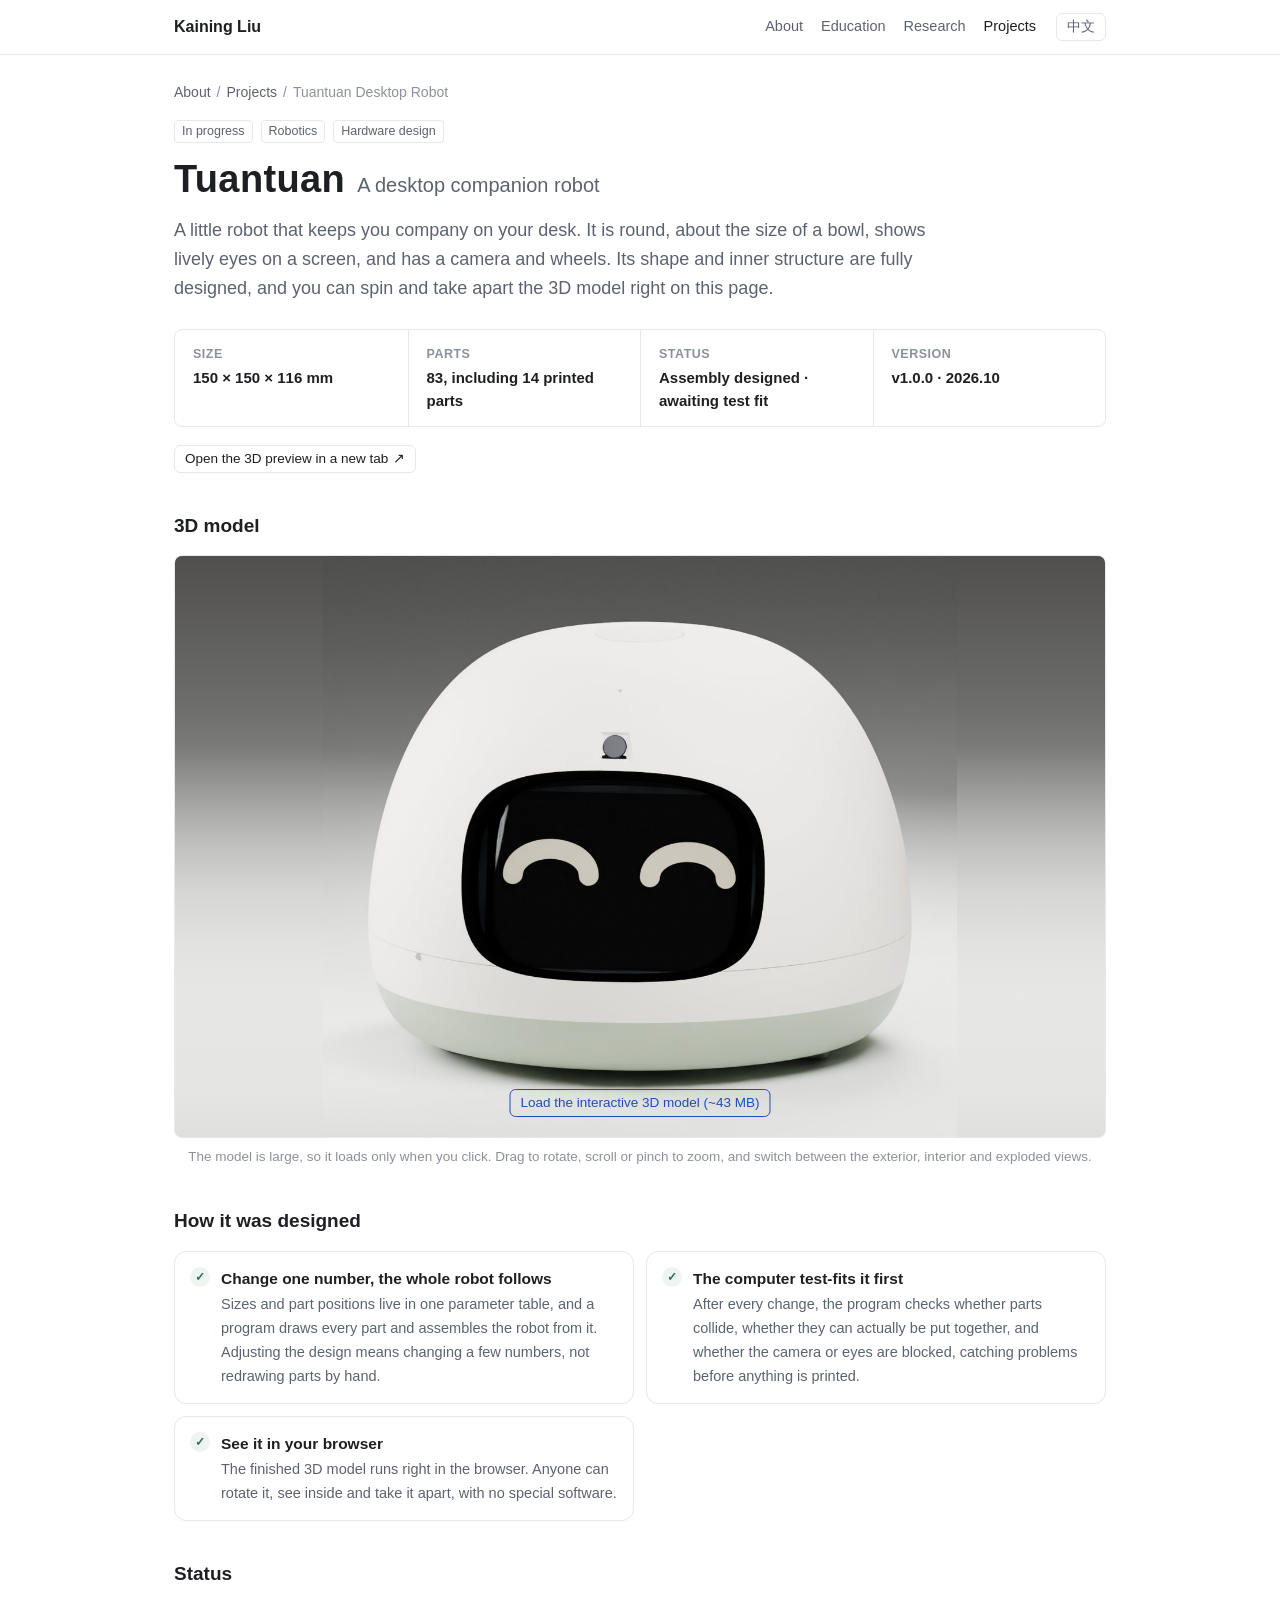
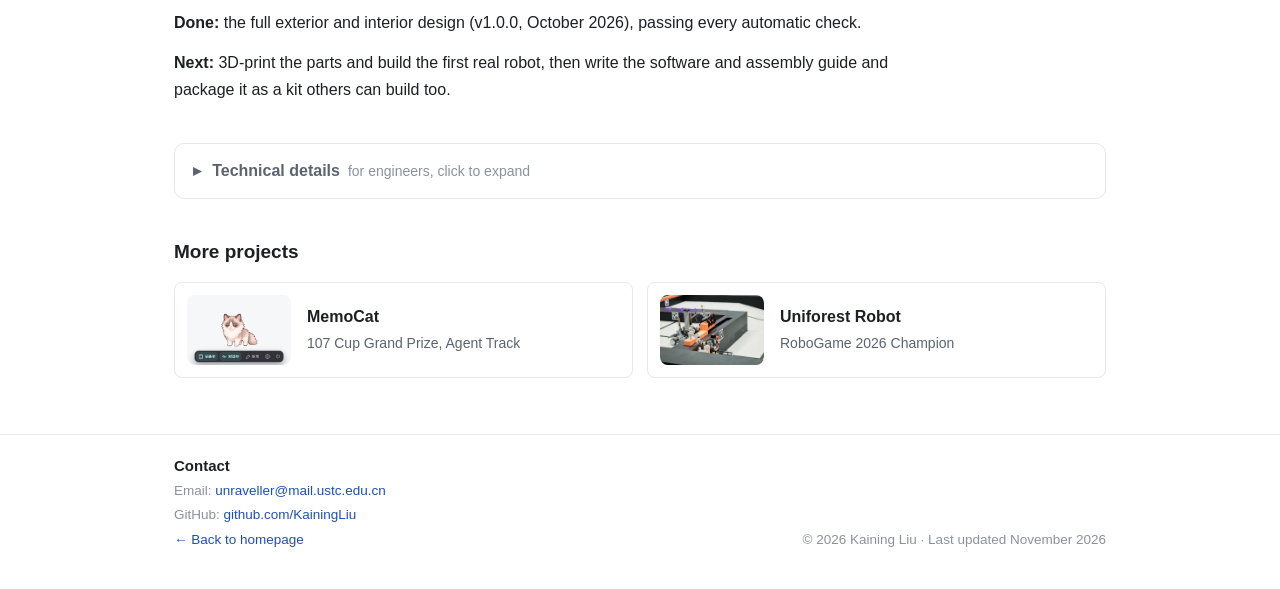
<file: projects/tuantuan/index.html>
<!DOCTYPE html>
<html lang="zh-CN" data-title-zh="团团 桌面机器人 · 刘铠宁" data-title-en="Tuantuan Desktop Robot · Kaining Liu">
<head>
<meta charset="utf-8">
<meta name="viewport" content="width=device-width, initial-scale=1">
<title>团团 桌面机器人 · 刘铠宁</title>
<meta name="description" content="团团：直径约 15 厘米的桌面陪伴机器人，用屏幕画出眼睛。整机由参数和 Python 脚本生成并自动检查，三维模型可在浏览器中旋转、透视和拆解查看。Tuantuan is a palm-sized desktop companion robot designed in code, with an interactive 3D model.">
<meta name="author" content="Kaining Liu">
<meta name="theme-color" content="#1f4fb4">
<link rel="canonical" href="https://kainingliu.com/projects/tuantuan/">
<link rel="alternate" hreflang="zh-CN" href="https://kainingliu.com/projects/tuantuan/?lang=zh">
<link rel="alternate" hreflang="en" href="https://kainingliu.com/projects/tuantuan/?lang=en">
<link rel="alternate" hreflang="x-default" href="https://kainingliu.com/projects/tuantuan/">
<link rel="icon" href="../../assets/favicon.svg" type="image/svg+xml">
<meta property="og:type" content="article">
<meta property="og:title" content="Tuantuan Desktop Robot · Kaining Liu">
<meta property="og:description" content="A palm-sized desktop companion robot designed in code. Explore the interactive 3D model in your browser.">
<meta property="og:url" content="https://kainingliu.com/projects/tuantuan/">
<meta property="og:image" content="https://kainingliu.com/projects/tuantuan/img/render.jpg">
<meta name="twitter:card" content="summary_large_image">
<script>
  // Pick the language before first paint: ?lang= (remembered) > saved choice > browser language.
  (function () {
    var l;
    try { l = new URLSearchParams(location.search).get('lang'); } catch (e) {}
    if (l === 'en' || l === 'zh') { try { localStorage.setItem('lang', l); } catch (e) {} }
    else { try { l = localStorage.getItem('lang'); } catch (e) {} }
    if (l !== 'en' && l !== 'zh') { l = /^zh/i.test(navigator.language || '') ? 'zh' : 'en'; }
    document.documentElement.lang = l === 'en' ? 'en' : 'zh-CN';
  })();
</script>
<link rel="stylesheet" href="../../assets/css/site.css">
</head>
<body>
<a class="skip" href="#main"><span lang="zh-CN">跳到正文</span><span lang="en">Skip to content</span></a>

<header class="nav">
  <nav class="wrap nav-inner" aria-label="Main">
    <a class="brand" href="../../"><span lang="zh-CN">刘铠宁</span><span lang="en">Kaining Liu</span></a>
    <ul class="nav-links">
      <li><a href="/"><span lang="zh-CN">简介</span><span lang="en">About</span></a></li>
      <li><a href="/education/"><span lang="zh-CN">教育</span><span lang="en">Education</span></a></li>
      <li><a href="/research/"><span lang="zh-CN">研究</span><span lang="en">Research</span></a></li>
      <li><a class="active" href="/projects/"><span lang="zh-CN">项目</span><span lang="en">Projects</span></a></li>
    </ul>
    <button class="lang-btn" id="lang-toggle" type="button" title="中文 / English">
      <span lang="zh-CN">EN</span>
      <span lang="en">中文</span>
    </button>
  </nav>
</header>

<main id="main" class="wrap">

  <ol class="crumbs" aria-label="Breadcrumb">
    <li><a href="../../"><span lang="zh-CN">简介</span><span lang="en">About</span></a></li>
    <li><a href="/projects/"><span lang="zh-CN">项目</span><span lang="en">Projects</span></a></li>
    <li aria-current="page"><span lang="zh-CN">团团 桌面机器人</span><span lang="en">Tuantuan Desktop Robot</span></li>
  </ol>

  <header class="p-hero">
    <div class="p-tags">
      <span class="tag research"><span lang="zh-CN">开发中</span><span lang="en">In progress</span></span>
      <span class="tag"><span lang="zh-CN">机器人</span><span lang="en">Robotics</span></span>
      <span class="tag"><span lang="zh-CN">硬件设计</span><span lang="en">Hardware design</span></span>
    </div>
    <h1 lang="zh-CN">团团<small>桌面陪伴机器人</small></h1>
    <h1 lang="en">Tuantuan<small>A desktop companion robot</small></h1>
    <p class="lede" lang="zh-CN">一个放在书桌上陪伴你的小机器人：圆滚滚的，大小和一个碗差不多，用屏幕显示会动的眼睛，带摄像头和轮子。目前外形和内部结构已经设计完成，三维模型可以直接在网页上转动、拆开查看。</p>
    <p class="lede" lang="en">A little robot that keeps you company on your desk. It is round, about the size of a bowl, shows lively eyes on a screen, and has a camera and wheels. Its shape and inner structure are fully designed, and you can spin and take apart the 3D model right on this page.</p>
    <dl class="facts">
      <div><dt><span lang="zh-CN">尺寸</span><span lang="en">SIZE</span></dt><dd>150 × 150 × 116 mm</dd></div>
      <div><dt><span lang="zh-CN">零件</span><span lang="en">PARTS</span></dt><dd><span lang="zh-CN">83 个（含 14 个 3D 打印件）</span><span lang="en">83, including 14 printed parts</span></dd></div>
      <div><dt><span lang="zh-CN">状态</span><span lang="en">STATUS</span></dt><dd><span lang="zh-CN">装配设计完成 · 待试装</span><span lang="en">Assembly designed · awaiting test fit</span></dd></div>
      <div><dt><span lang="zh-CN">版本</span><span lang="en">VERSION</span></dt><dd>v1.0.0 · 2026.10</dd></div>
    </dl>
    <div class="links">
      <a class="chip" href="https://kainingliu.com/tuantuan-preview/" target="_blank" rel="noopener"><span lang="zh-CN">在新标签页打开三维预览</span><span lang="en">Open the 3D preview in a new tab</span> ↗</a>
    </div>
  </header>

  <!-- ===================== 3D model ===================== -->
  <section id="model">
    <h2><span lang="zh-CN">三维模型</span><span lang="en">3D model</span></h2>
    <div class="embed">
      <img src="img/render.jpg" width="1100" height="1008" alt="A render of Tuantuan: a white dome-shaped robot with eyes on a screen">
      <button class="btn primary load" type="button" data-embed="https://kainingliu.com/tuantuan-preview/" data-embed-title="Tuantuan 3D model">
        <span lang="zh-CN">加载交互式三维模型（约 43 MB）</span><span lang="en">Load the interactive 3D model (~43 MB)</span>
      </button>
    </div>
    <p class="embed-note">
      <span lang="zh-CN">模型较大，点击后才会加载。加载后可拖动旋转、滚轮或双指缩放，并在外观、内部和拆解视图之间切换。</span>
      <span lang="en">The model is large, so it loads only when you click. Drag to rotate, scroll or pinch to zoom, and switch between the exterior, interior and exploded views.</span>
    </p>
  </section>

  <!-- ===================== Highlights ===================== -->
  <section id="highlights">
    <h2><span lang="zh-CN">怎么设计的</span><span lang="en">How it was designed</span></h2>
    <ul class="checks">
      <li lang="zh-CN"><b>改一个数字，整台机器跟着变</b>外形尺寸和零件位置都写在一张参数表里，程序据此自动画出全部零件并组装好。想调整设计，改几个数字就行，不用一个个零件重画。</li>
      <li lang="en"><b>Change one number, the whole robot follows</b>Sizes and part positions live in one parameter table, and a program draws every part and assembles the robot from it. Adjusting the design means changing a few numbers, not redrawing parts by hand.</li>
      <li lang="zh-CN"><b>电脑先替你“试装”</b>每次修改后，程序自动检查零件会不会互相顶住、能不能顺利装进去、摄像头和眼睛会不会被挡住，在打印之前就把问题找出来。</li>
      <li lang="en"><b>The computer test-fits it first</b>After every change, the program checks whether parts collide, whether they can actually be put together, and whether the camera or eyes are blocked, catching problems before anything is printed.</li>
      <li lang="zh-CN"><b>打开网页就能看</b>做好的三维模型直接放在网页上，任何人都能转动、透视、拆开来看，不需要安装专业软件。</li>
      <li lang="en"><b>See it in your browser</b>The finished 3D model runs right in the browser. Anyone can rotate it, see inside and take it apart, with no special software.</li>
    </ul>
  </section>

  <!-- ===================== Status ===================== -->
  <section id="status">
    <h2><span lang="zh-CN">进展</span><span lang="en">Status</span></h2>
    <div class="prose" lang="zh-CN">
      <p><b>已完成：</b>整机外形和内部结构设计（2026 年 10 月，v1.0.0），并通过了全部自动检查。</p>
      <p><b>下一步：</b>3D 打印零件、装出第一台实物；再写好程序和装配说明，整理成一套别人也能照着做出来的套件。</p>
    </div>
    <div class="prose" lang="en">
      <p><b>Done:</b> the full exterior and interior design (v1.0.0, October 2026), passing every automatic check.</p>
      <p><b>Next:</b> 3D-print the parts and build the first real robot, then write the software and assembly guide and package it as a kit others can build too.</p>
    </div>
  </section>

  <details class="tech" id="tech">
    <summary><span lang="zh-CN">技术细节</span><span lang="en">Technical details</span><small><span lang="zh-CN">写给工程师，点击展开</span><span lang="en">for engineers, click to expand</span></small></summary>
    <!-- ===================== Design method ===================== -->
    <section id="method">
      <h2><span lang="zh-CN">用代码做结构设计</span><span lang="en">Designing in code</span></h2>
      <div class="prose" lang="zh-CN">
        <p>团团的结构主要用代码来描述：外形尺寸、零件位置和装配关系写在一份参数文件里，Python 脚本据此生成全部零件、组装成整机，再导出网页上看到的预览模型。改一个参数就能重新生成整台机器，并立刻重新跑一遍检查。</p>
        <p>每个源文件和外购件模型都记录了哈希值，网页上的每一版预览都能追溯到生成它的那一版源码和参数。</p>
      </div>
      <div class="prose" lang="en">
        <p>Tuantuan's structure is described mainly in code. Overall dimensions, part positions and how parts fit together live in a parameter file, and Python scripts use it to generate every part, assemble the robot and export the preview model you see on this page. Change one parameter and the whole robot is regenerated and re-checked.</p>
        <p>Every source file and vendor model is recorded with a hash, so each preview on the web can be traced back to the exact sources and parameters that produced it.</p>
      </div>
    </section>

    <!-- ===================== Checks ===================== -->
    <section id="checks">
      <h2><span lang="zh-CN">自动检查</span><span lang="en">Automatic checks</span></h2>
      <p class="muted"><span lang="zh-CN">每次生成后自动运行，当前版本的结果：</span><span lang="en">These run after every build; results for the current version:</span></p>
      <ul class="checks">
        <li lang="zh-CN"><b>零件无干涉</b>整机零件之间没有相互穿透，按装配顺序安装时也不会发生碰撞。</li>
        <li lang="en"><b>No interference</b>No parts overlap in the assembled robot, and nothing collides along the assembly path.</li>
        <li lang="zh-CN"><b>打印件可用</b>14 个 3D 打印件的网格检查全部通过。</li>
        <li lang="en"><b>Printable parts</b>All 14 3D-printed parts pass the mesh checks.</li>
        <li lang="zh-CN"><b>摄像头视线通畅</b>从摄像头出发的视线检测中，没有一条被挡住。</li>
        <li lang="en"><b>Clear camera view</b>None of the sight lines traced from the camera are blocked.</li>
        <li lang="zh-CN"><b>笑眼区域无遮挡</b>屏幕上画眼睛的区域在正面完全可见。</li>
        <li lang="en"><b>Eyes fully visible</b>The part of the screen where the eyes are drawn is fully visible from the front.</li>
      </ul>
    </section>

    <!-- ===================== Hardware ===================== -->
    <section id="hardware">
      <h2><span lang="zh-CN">主要硬件</span><span lang="en">Main hardware</span></h2>
      <ul class="bullets">
        <li>M5Stack CoreS3-Lite</li>
        <li>Radxa ZERO 3W</li>
        <li>Waveshare RP2040-Zero</li>
        <li><span lang="zh-CN">Pololu 电机、轮子与传感器</span><span lang="en">Pololu motors, wheels and sensors</span></li>
        <li>PiSugar 3 Plus</li>
        <li>Adafruit HUSB238 USB-C Breakout</li>
      </ul>
      <p class="muted">
        <span lang="zh-CN">装配中使用的是厂商公开的机械参考模型，部分做了简化；尺寸还需要对照实物复核。</span>
        <span lang="en">The assembly uses vendors' published mechanical reference models, some simplified; dimensions still need to be checked against the real parts.</span>
      </p>
    </section>
  </details>

  <!-- ===================== More ===================== -->
  <section id="more">
    <h2><span lang="zh-CN">更多项目</span><span lang="en">More projects</span></h2>
    <div class="more">
      <a href="../memocat/">
        <img src="../../assets/img/memocat.png" width="720" height="408" loading="lazy" alt="">
        <div><b><span lang="zh-CN">MemoCat 记忆猫</span><span lang="en">MemoCat</span></b><span lang="zh-CN">“一〇七杯”智能体赛道特等奖</span><span lang="en">107 Cup Grand Prize, Agent Track</span></div>
      </a>
      <a href="../uniforest/">
        <img src="../../assets/img/uniforest.jpg" width="960" height="640" loading="lazy" alt="">
        <div><b><span lang="zh-CN">Uniforest 机器人</span><span lang="en">Uniforest Robot</span></b><span lang="zh-CN">RoboGame 2026 冠军</span><span lang="en">RoboGame 2026 Champion</span></div>
      </a>
    </div>
  </section>

</main>

<footer id="contact">
  <div class="wrap foot">
    <div>
      <h2><span lang="zh-CN">联系方式</span><span lang="en">Contact</span></h2>
      <p><span lang="zh-CN">邮箱：</span><span lang="en">Email: </span><a href="mailto:unraveller@mail.ustc.edu.cn">unraveller@mail.ustc.edu.cn</a></p>
      <p>GitHub: <a href="https://github.com/KainingLiu" target="_blank" rel="noopener">github.com/KainingLiu</a></p>
      <p><a href="../../"><span lang="zh-CN">← 返回主页</span><span lang="en">← Back to homepage</span></a></p>
    </div>
    <p class="small">
      <span lang="zh-CN">© 2026 刘铠宁 · 最后更新于 2026 年 11 月</span>
      <span lang="en">© 2026 Kaining Liu · Last updated November 2026</span>
    </p>
  </div>
</footer>

<script src="../../assets/js/site.js"></script>
</body>
</html>
</file>
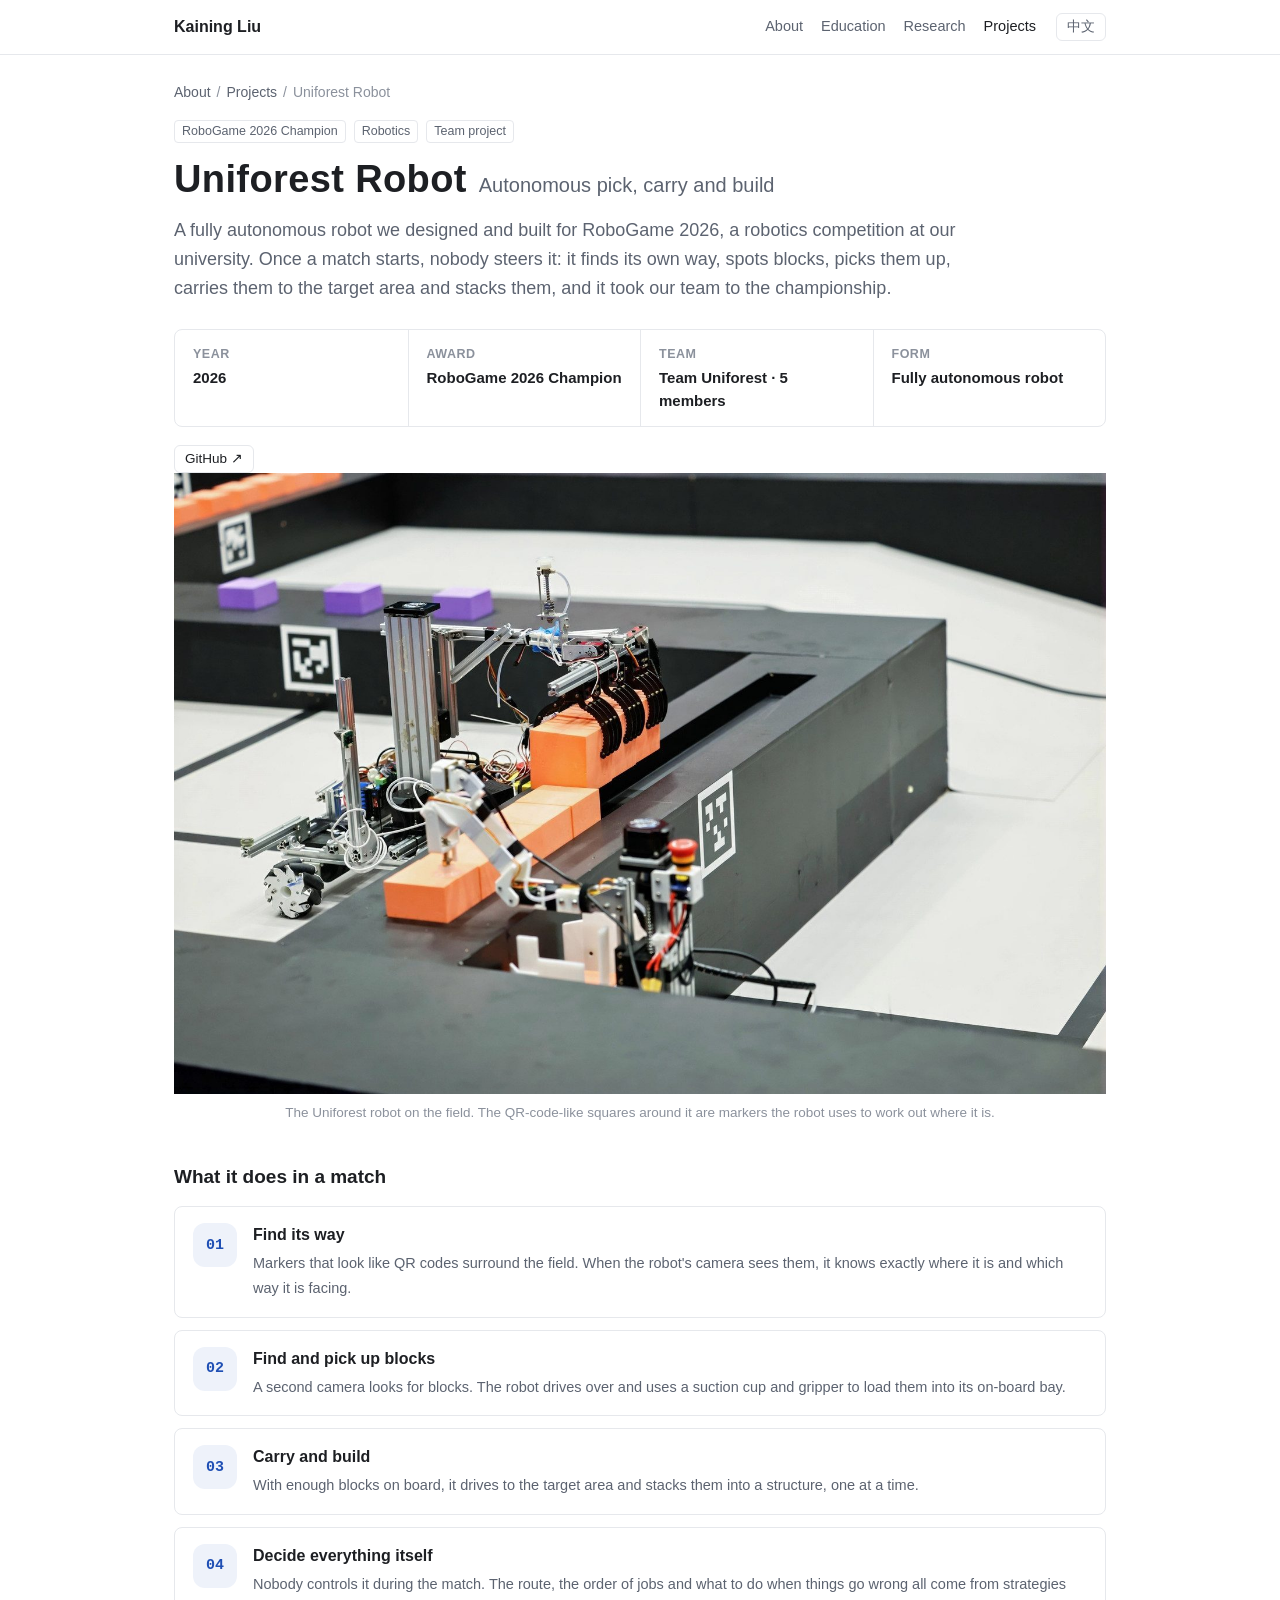
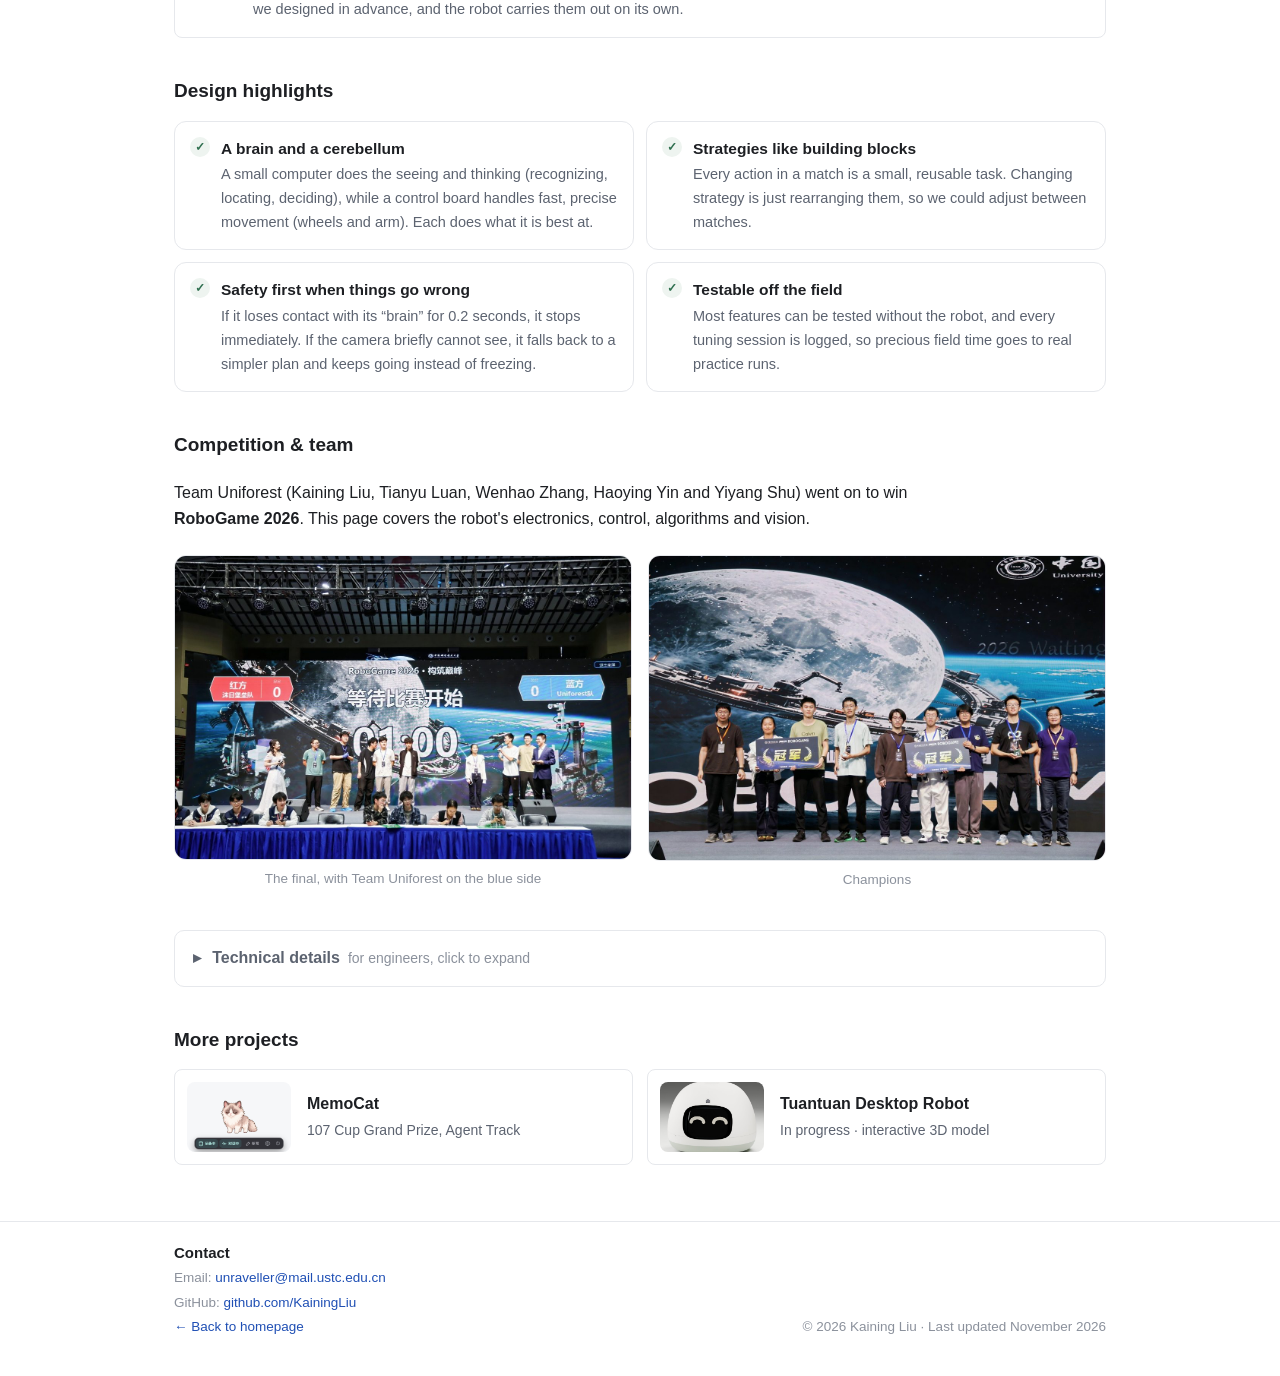
<file: projects/uniforest/index.html>
<!DOCTYPE html>
<html lang="zh-CN" data-title-zh="Uniforest 机器人 · 刘铠宁" data-title-en="Uniforest Robot · Kaining Liu">
<head>
<meta charset="utf-8">
<meta name="viewport" content="width=device-width, initial-scale=1">
<title>Uniforest 机器人 · 刘铠宁</title>
<meta name="description" content="Uniforest 队 RoboGame 2026 冠军机器人：树莓派 5 负责视觉与决策，STM32 负责实时运动控制，按预设策略自动识别、抓取、搬运并搭建方块。Uniforest, the RoboGame 2026 champion robot: a Raspberry Pi 5 for vision and decisions, an STM32 for real-time control.">
<meta name="author" content="Kaining Liu">
<meta name="theme-color" content="#1f4fb4">
<link rel="canonical" href="https://kainingliu.com/projects/uniforest/">
<link rel="alternate" hreflang="zh-CN" href="https://kainingliu.com/projects/uniforest/?lang=zh">
<link rel="alternate" hreflang="en" href="https://kainingliu.com/projects/uniforest/?lang=en">
<link rel="alternate" hreflang="x-default" href="https://kainingliu.com/projects/uniforest/">
<link rel="icon" href="../../assets/favicon.svg" type="image/svg+xml">
<meta property="og:type" content="article">
<meta property="og:title" content="Uniforest Robot · Kaining Liu">
<meta property="og:description" content="The RoboGame 2026 champion robot: a Raspberry Pi 5 sees and decides, an STM32 moves. It recognizes, grabs, carries and builds with blocks on its own.">
<meta property="og:url" content="https://kainingliu.com/projects/uniforest/">
<meta property="og:image" content="https://kainingliu.com/projects/uniforest/img/robot.jpg">
<meta name="twitter:card" content="summary_large_image">
<script>
  // Pick the language before first paint: ?lang= (remembered) > saved choice > browser language.
  (function () {
    var l;
    try { l = new URLSearchParams(location.search).get('lang'); } catch (e) {}
    if (l === 'en' || l === 'zh') { try { localStorage.setItem('lang', l); } catch (e) {} }
    else { try { l = localStorage.getItem('lang'); } catch (e) {} }
    if (l !== 'en' && l !== 'zh') { l = /^zh/i.test(navigator.language || '') ? 'zh' : 'en'; }
    document.documentElement.lang = l === 'en' ? 'en' : 'zh-CN';
  })();
</script>
<link rel="stylesheet" href="../../assets/css/site.css">
</head>
<body>
<a class="skip" href="#main"><span lang="zh-CN">跳到正文</span><span lang="en">Skip to content</span></a>

<header class="nav">
  <nav class="wrap nav-inner" aria-label="Main">
    <a class="brand" href="../../"><span lang="zh-CN">刘铠宁</span><span lang="en">Kaining Liu</span></a>
    <ul class="nav-links">
      <li><a href="/"><span lang="zh-CN">简介</span><span lang="en">About</span></a></li>
      <li><a href="/education/"><span lang="zh-CN">教育</span><span lang="en">Education</span></a></li>
      <li><a href="/research/"><span lang="zh-CN">研究</span><span lang="en">Research</span></a></li>
      <li><a class="active" href="/projects/"><span lang="zh-CN">项目</span><span lang="en">Projects</span></a></li>
    </ul>
    <button class="lang-btn" id="lang-toggle" type="button" title="中文 / English">
      <span lang="zh-CN">EN</span>
      <span lang="en">中文</span>
    </button>
  </nav>
</header>

<main id="main" class="wrap">

  <ol class="crumbs" aria-label="Breadcrumb">
    <li><a href="../../"><span lang="zh-CN">简介</span><span lang="en">About</span></a></li>
    <li><a href="/projects/"><span lang="zh-CN">项目</span><span lang="en">Projects</span></a></li>
    <li aria-current="page"><span lang="zh-CN">Uniforest 机器人</span><span lang="en">Uniforest Robot</span></li>
  </ol>

  <header class="p-hero">
    <div class="p-tags">
      <span class="tag award"><span lang="zh-CN">RoboGame 2026 冠军</span><span lang="en">RoboGame 2026 Champion</span></span>
      <span class="tag"><span lang="zh-CN">机器人</span><span lang="en">Robotics</span></span>
      <span class="tag research"><span lang="zh-CN">团队项目</span><span lang="en">Team project</span></span>
    </div>
    <h1 lang="zh-CN">Uniforest 机器人<small>自主搬运与搭建</small></h1>
    <h1 lang="en">Uniforest Robot<small>Autonomous pick, carry and build</small></h1>
    <p class="lede" lang="zh-CN">我们为校内机器人比赛 RoboGame 2026 设计制作的全自主机器人。比赛开始后没有人遥控，它自己认路、找方块，把方块抓上车、运到指定区域并一块块搭起来，最终帮助队伍拿下冠军。</p>
    <p class="lede" lang="en">A fully autonomous robot we designed and built for RoboGame 2026, a robotics competition at our university. Once a match starts, nobody steers it: it finds its own way, spots blocks, picks them up, carries them to the target area and stacks them, and it took our team to the championship.</p>
    <dl class="facts">
      <div><dt><span lang="zh-CN">时间</span><span lang="en">YEAR</span></dt><dd>2026</dd></div>
      <div><dt><span lang="zh-CN">荣誉</span><span lang="en">AWARD</span></dt><dd><span lang="zh-CN">RoboGame 2026 冠军</span><span lang="en">RoboGame 2026 Champion</span></dd></div>
      <div><dt><span lang="zh-CN">团队</span><span lang="en">TEAM</span></dt><dd><span lang="zh-CN">Uniforest 队 · 5 人</span><span lang="en">Team Uniforest · 5 members</span></dd></div>
      <div><dt><span lang="zh-CN">形式</span><span lang="en">FORM</span></dt><dd><span lang="zh-CN">全自主比赛机器人</span><span lang="en">Fully autonomous robot</span></dd></div>
    </dl>
    <div class="links">
      <a class="chip" href="https://github.com/KainingLiu/uniforest" target="_blank" rel="noopener">GitHub ↗</a>
    </div>
  </header>

  <figure class="shot bare cover">
    <img src="img/robot.jpg" width="1600" height="1067" alt="The Uniforest robot on the competition field next to orange blocks and AprilTag markers">
    <figcaption>
      <span lang="zh-CN">比赛场地上的 Uniforest 机器人。场边那些像二维码的黑白方块是定位标记，机器人靠它们知道自己在哪。</span>
      <span lang="en">The Uniforest robot on the field. The QR-code-like squares around it are markers the robot uses to work out where it is.</span>
    </figcaption>
  </figure>

  <!-- ===================== What it does ===================== -->
  <section id="match">
    <h2><span lang="zh-CN">它在比赛里做什么</span><span lang="en">What it does in a match</span></h2>
    <ol class="steps">
      <li>
        <div>
          <h3><span lang="zh-CN">认路</span><span lang="en">Find its way</span></h3>
          <p lang="zh-CN">场地四周贴着像二维码一样的定位标记，机器人用摄像头看到它们，就能随时知道自己在场地的哪个位置、朝向哪里。</p>
          <p lang="en">Markers that look like QR codes surround the field. When the robot's camera sees them, it knows exactly where it is and which way it is facing.</p>
        </div>
      </li>
      <li>
        <div>
          <h3><span lang="zh-CN">找方块、抓上车</span><span lang="en">Find and pick up blocks</span></h3>
          <p lang="zh-CN">另一个摄像头负责在场地里找方块。找到后开过去，用吸盘和夹爪把方块抓起来放进车上的货舱。</p>
          <p lang="en">A second camera looks for blocks. The robot drives over and uses a suction cup and gripper to load them into its on-board bay.</p>
        </div>
      </li>
      <li>
        <div>
          <h3><span lang="zh-CN">运过去、搭起来</span><span lang="en">Carry and build</span></h3>
          <p lang="zh-CN">攒够方块后，它把方块运到指定区域，一块块稳稳地搭成建筑。</p>
          <p lang="en">With enough blocks on board, it drives to the target area and stacks them into a structure, one at a time.</p>
        </div>
      </li>
      <li>
        <div>
          <h3><span lang="zh-CN">全程自己做决定</span><span lang="en">Decide everything itself</span></h3>
          <p lang="zh-CN">整场比赛没有人遥控。走哪条路线、先做什么、遇到意外怎么办，都是我们提前设计好的策略，由机器人自己判断执行。</p>
          <p lang="en">Nobody controls it during the match. The route, the order of jobs and what to do when things go wrong all come from strategies we designed in advance, and the robot carries them out on its own.</p>
        </div>
      </li>
    </ol>
  </section>

  <!-- ===================== Highlights ===================== -->
  <section id="highlights">
    <h2><span lang="zh-CN">设计亮点</span><span lang="en">Design highlights</span></h2>
    <ul class="checks">
      <li lang="zh-CN"><b>“大脑”和“小脑”分工</b>一块小电脑负责看和想（识别、定位、做决定），一块控制板负责又快又准地动（驱动轮子和机械臂），各做自己最擅长的事。</li>
      <li lang="en"><b>A brain and a cerebellum</b>A small computer does the seeing and thinking (recognizing, locating, deciding), while a control board handles fast, precise movement (wheels and arm). Each does what it is best at.</li>
      <li lang="zh-CN"><b>打法像搭积木</b>比赛动作被拆成一个个小任务，换打法只要重新排列组合，比赛间隙就能根据对手和场地调整策略。</li>
      <li lang="en"><b>Strategies like building blocks</b>Every action in a match is a small, reusable task. Changing strategy is just rearranging them, so we could adjust between matches.</li>
      <li lang="zh-CN"><b>出了问题先保安全</b>和“大脑”失联超过 0.2 秒就立即停车；摄像头一时看不清时，会退而求其次继续比赛，而不是卡在原地。</li>
      <li lang="en"><b>Safety first when things go wrong</b>If it loses contact with its “brain” for 0.2 seconds, it stops immediately. If the camera briefly cannot see, it falls back to a simpler plan and keeps going instead of freezing.</li>
      <li lang="zh-CN"><b>不上场地也能调试</b>大部分功能不用上车就能测试，每次调参都有记录，把宝贵的场地时间留给真正的实战演练。</li>
      <li lang="en"><b>Testable off the field</b>Most features can be tested without the robot, and every tuning session is logged, so precious field time goes to real practice runs.</li>
    </ul>
  </section>

  <!-- ===================== Competition ===================== -->
  <section id="competition">
    <h2><span lang="zh-CN">比赛与团队</span><span lang="en">Competition &amp; team</span></h2>
    <div class="prose" lang="zh-CN">
      <p>Uniforest 队由刘铠宁、栾天煜、张文昊、尹浩莹、舒屹杨五人组成，最终获得 <b>RoboGame 2026 冠军</b>。本页介绍的是机器人的电控、算法与视觉部分。</p>
    </div>
    <div class="prose" lang="en">
      <p>Team Uniforest (Kaining Liu, Tianyu Luan, Wenhao Zhang, Haoying Yin and Yiyang Shu) went on to win <b>RoboGame 2026</b>. This page covers the robot's electronics, control, algorithms and vision.</p>
    </div>
    <div class="gallery">
      <figure class="shot">
        <img src="img/final.jpg" width="1200" height="799" loading="lazy" alt="The match stage before the final starts, with Team Uniforest on the blue side">
        <figcaption><span lang="zh-CN">决赛现场，Uniforest 队在蓝方</span><span lang="en">The final, with Team Uniforest on the blue side</span></figcaption>
      </figure>
      <figure class="shot">
        <img src="img/team.jpg" width="1200" height="800" loading="lazy" alt="Team Uniforest holding champion boards">
        <figcaption><span lang="zh-CN">冠军合影</span><span lang="en">Champions</span></figcaption>
      </figure>
    </div>
  </section>

  <details class="tech" id="tech">
    <summary><span lang="zh-CN">技术细节</span><span lang="en">Technical details</span><small><span lang="zh-CN">写给工程师，点击展开</span><span lang="en">for engineers, click to expand</span></small></summary>
    <!-- ===================== Architecture ===================== -->
    <section id="architecture">
      <h2><span lang="zh-CN">系统架构</span><span lang="en">System architecture</span></h2>
      <div class="prose" lang="zh-CN">
        <p>机器人采用上下位机分工：上位机做视觉、策略和位置控制这类“慢而复杂”的事，下位机做电机闭环和机构动作这类“快而确定”的事。两者通过一条带 CRC 校验的串口链路通信，协议有独立的 Schema 和版本号，两端按同一份定义收发。</p>
      </div>
      <div class="prose" lang="en">
        <p>The work is split between a host and a microcontroller. The host handles the slow, complex parts (vision, strategy, position control); the MCU handles the fast, deterministic parts (motor loops and mechanism moves). They talk over a CRC-checked serial link whose protocol has its own versioned schema, so both ends follow one definition.</p>
      </div>
      <div class="arch">
        <div class="node">
          <div class="k">HOST · Python</div>
          <h3><span lang="zh-CN">上位机：树莓派 5</span><span lang="en">Host: Raspberry Pi 5</span></h3>
          <p class="muted">8 GB · OpenCV</p>
          <ul class="bullets" lang="zh-CN">
            <li>两路摄像头：一路看方块、舱内数量和建筑，一路识别 AprilTag 定位</li>
            <li>Task 库 + PlanA/B/C 等策略包，由同一个执行器运行</li>
            <li>20 ms 位置外环、速度规划与 IMU 航向保持</li>
            <li>通信、心跳、设备预检</li>
          </ul>
          <ul class="bullets" lang="en">
            <li>Two cameras: one for blocks, the load count and the build, one for AprilTag localization</li>
            <li>A task library plus strategy packs (PlanA/B/C, …) run by one executor</li>
            <li>20 ms position loop, speed planning and IMU heading hold</li>
            <li>Comms, heartbeat and device pre-checks</li>
          </ul>
        </div>
        <div class="wire">
          <b>UART · 115200</b>
          <i></i>
          <span>CRC16 · schema v5</span>
        </div>
        <div class="node">
          <div class="k">MCU · C / HAL</div>
          <h3><span lang="zh-CN">下位机：STM32F427</span><span lang="en">MCU: STM32F427</span></h3>
          <p class="muted"><span lang="zh-CN">RoboMaster A 板 · 裸机，无 RTOS</span><span lang="en">RoboMaster A board · bare metal, no RTOS</span></p>
          <ul class="bullets" lang="zh-CN">
            <li>1 kHz 四轮 M3508 速度 PID，CAN 接收电机反馈</li>
            <li>四路舵机、双步进电机、气泵与电磁阀吸盘</li>
            <li>非阻塞执行 Grap1–3 抓取与 Build1–3 搭建动作</li>
            <li>JY61P IMU 航向、50 Hz 遥测回传</li>
          </ul>
          <ul class="bullets" lang="en">
            <li>1 kHz speed PID on four M3508 motors, with feedback over CAN</li>
            <li>Four servos, two steppers and a pump-and-valve suction cup</li>
            <li>Non-blocking Grap1–3 (grab) and Build1–3 (stack) sequences</li>
            <li>JY61P IMU heading and 50 Hz telemetry</li>
          </ul>
        </div>
      </div>
    </section>

    <!-- ===================== Strategy ===================== -->
    <section id="strategy">
      <h2><span lang="zh-CN">策略系统</span><span lang="en">Strategy system</span></h2>
      <div class="prose" lang="zh-CN">
        <p>比赛中的每个环节（抓起始方块、去某个区域搜索、投放、搭建……）都被写成一个可复用、可单独测试的 Task；策略包只负责把这些 Task 按顺序组合起来，所有策略共用同一个执行器。这样换策略只需要换一份路线，不必改动控制代码。下面是其中一套策略 PlanC 的路线：</p>
      </div>
      <div class="prose" lang="en">
        <p>Each part of a match (grabbing the starting block, searching an area, dropping off, building, …) is a reusable task that can be tested on its own. A strategy pack just chains tasks in order, and every strategy runs on the same executor, so switching strategy means swapping a route, not touching control code. Here is the route of one strategy, PlanC:</p>
      </div>
      <ol class="flow" aria-label="PlanC">
        <li>Task0-1</li><li>Task1-1</li><li>Task0-3</li><li>Task1-2</li><li>Task2-1</li><li>Task3-4</li><li>Task2-2</li><li>Task3-2</li><li>Task1-3</li><li>Task2-2</li><li>Task3-3</li>
      </ol>
      <div class="prose" lang="zh-CN">
        <p>相邻 Task 之间会交接航向零点和舱内方块数量；如果某次搜索耗尽仍没找到足够的方块，可以触发一次补抓，再进入搭建。</p>
      </div>
      <div class="prose" lang="en">
        <p>Neighbouring tasks hand over the heading reference and the number of blocks on board; if a search runs out without finding enough blocks, the robot can make one extra grab attempt before it builds.</p>
      </div>
    </section>

    <!-- ===================== Reliability ===================== -->
    <section id="reliability">
      <h2><span lang="zh-CN">可靠性设计</span><span lang="en">Built to be reliable</span></h2>
      <ul class="checks">
        <li lang="zh-CN"><b>失联即停</b>超过 200 ms 收不到有效指令，下位机立即停止底盘、步进电机和吸盘并取消动作；重新连上后也不会自动续跑。</li>
        <li lang="en"><b>Stop on link loss</b>If no valid command arrives for 200 ms, the MCU stops the chassis, steppers and suction and cancels the move; it does not resume on its own after reconnecting.</li>
        <li lang="zh-CN"><b>视觉可降级</b>视觉失效时按任务预算和超时降级继续比赛；通信异常、遥测过期、急停和机构故障则直接终止。</li>
        <li lang="en"><b>Vision can degrade</b>If vision fails, the robot falls back within each task's time budget and keeps going; comms faults, stale telemetry, e-stop and mechanism faults still end the run.</li>
        <li lang="zh-CN"><b>底盘与机构并行</b>机构收尾时可以先放行底盘移动，节省时间，但仍要等两边都完成才算动作结束。</li>
        <li lang="en"><b>Chassis and gripper in parallel</b>The chassis may start moving while the mechanism finishes, saving time, but a move only counts as done when both are.</li>
        <li lang="zh-CN"><b>实时性有保证</b>电机反馈在 CAN 中断里接收，避免主循环发送遥测时漏收；1 kHz 速度环在定时器中断中运行。</li>
        <li lang="en"><b>Real-time by design</b>Motor feedback is read in the CAN interrupt so telemetry sends cannot starve it, and the 1 kHz speed loop runs in a timer interrupt.</li>
        <li lang="zh-CN"><b>协议有校验</b>每一帧都带序号和 CRC16 校验，协议定义版本化，上下位机按同一份 Schema 收发。</li>
        <li lang="en"><b>Checked protocol</b>Every frame carries a sequence number and CRC16, and the protocol definition is versioned so both sides share one schema.</li>
        <li lang="zh-CN"><b>不上车也能测</b>上位机有无硬件检查和单元测试，下位机可无硬件编译；每次调参和验证都记录在变更日志里。</li>
        <li lang="en"><b>Testable off the robot</b>The host has hardware-free checks and unit tests, the firmware builds without hardware, and every tuning and validation run is logged in a changelog.</li>
      </ul>
    </section>
  </details>

  <!-- ===================== More ===================== -->
  <section id="more">
    <h2><span lang="zh-CN">更多项目</span><span lang="en">More projects</span></h2>
    <div class="more">
      <a href="../memocat/">
        <img src="../../assets/img/memocat.png" width="720" height="408" loading="lazy" alt="">
        <div><b><span lang="zh-CN">MemoCat 记忆猫</span><span lang="en">MemoCat</span></b><span lang="zh-CN">“一〇七杯”智能体赛道特等奖</span><span lang="en">107 Cup Grand Prize, Agent Track</span></div>
      </a>
      <a href="../tuantuan/">
        <img src="../../assets/img/tuantuan.jpg" width="720" height="660" loading="lazy" alt="">
        <div><b><span lang="zh-CN">团团 桌面机器人</span><span lang="en">Tuantuan Desktop Robot</span></b><span lang="zh-CN">开发中 · 三维模型可在线查看</span><span lang="en">In progress · interactive 3D model</span></div>
      </a>
    </div>
  </section>

</main>

<footer id="contact">
  <div class="wrap foot">
    <div>
      <h2><span lang="zh-CN">联系方式</span><span lang="en">Contact</span></h2>
      <p><span lang="zh-CN">邮箱：</span><span lang="en">Email: </span><a href="mailto:unraveller@mail.ustc.edu.cn">unraveller@mail.ustc.edu.cn</a></p>
      <p>GitHub: <a href="https://github.com/KainingLiu" target="_blank" rel="noopener">github.com/KainingLiu</a></p>
      <p><a href="../../"><span lang="zh-CN">← 返回主页</span><span lang="en">← Back to homepage</span></a></p>
    </div>
    <p class="small">
      <span lang="zh-CN">© 2026 刘铠宁 · 最后更新于 2026 年 11 月</span>
      <span lang="en">© 2026 Kaining Liu · Last updated November 2026</span>
    </p>
  </div>
</footer>

<script src="../../assets/js/site.js"></script>
</body>
</html>
</file>
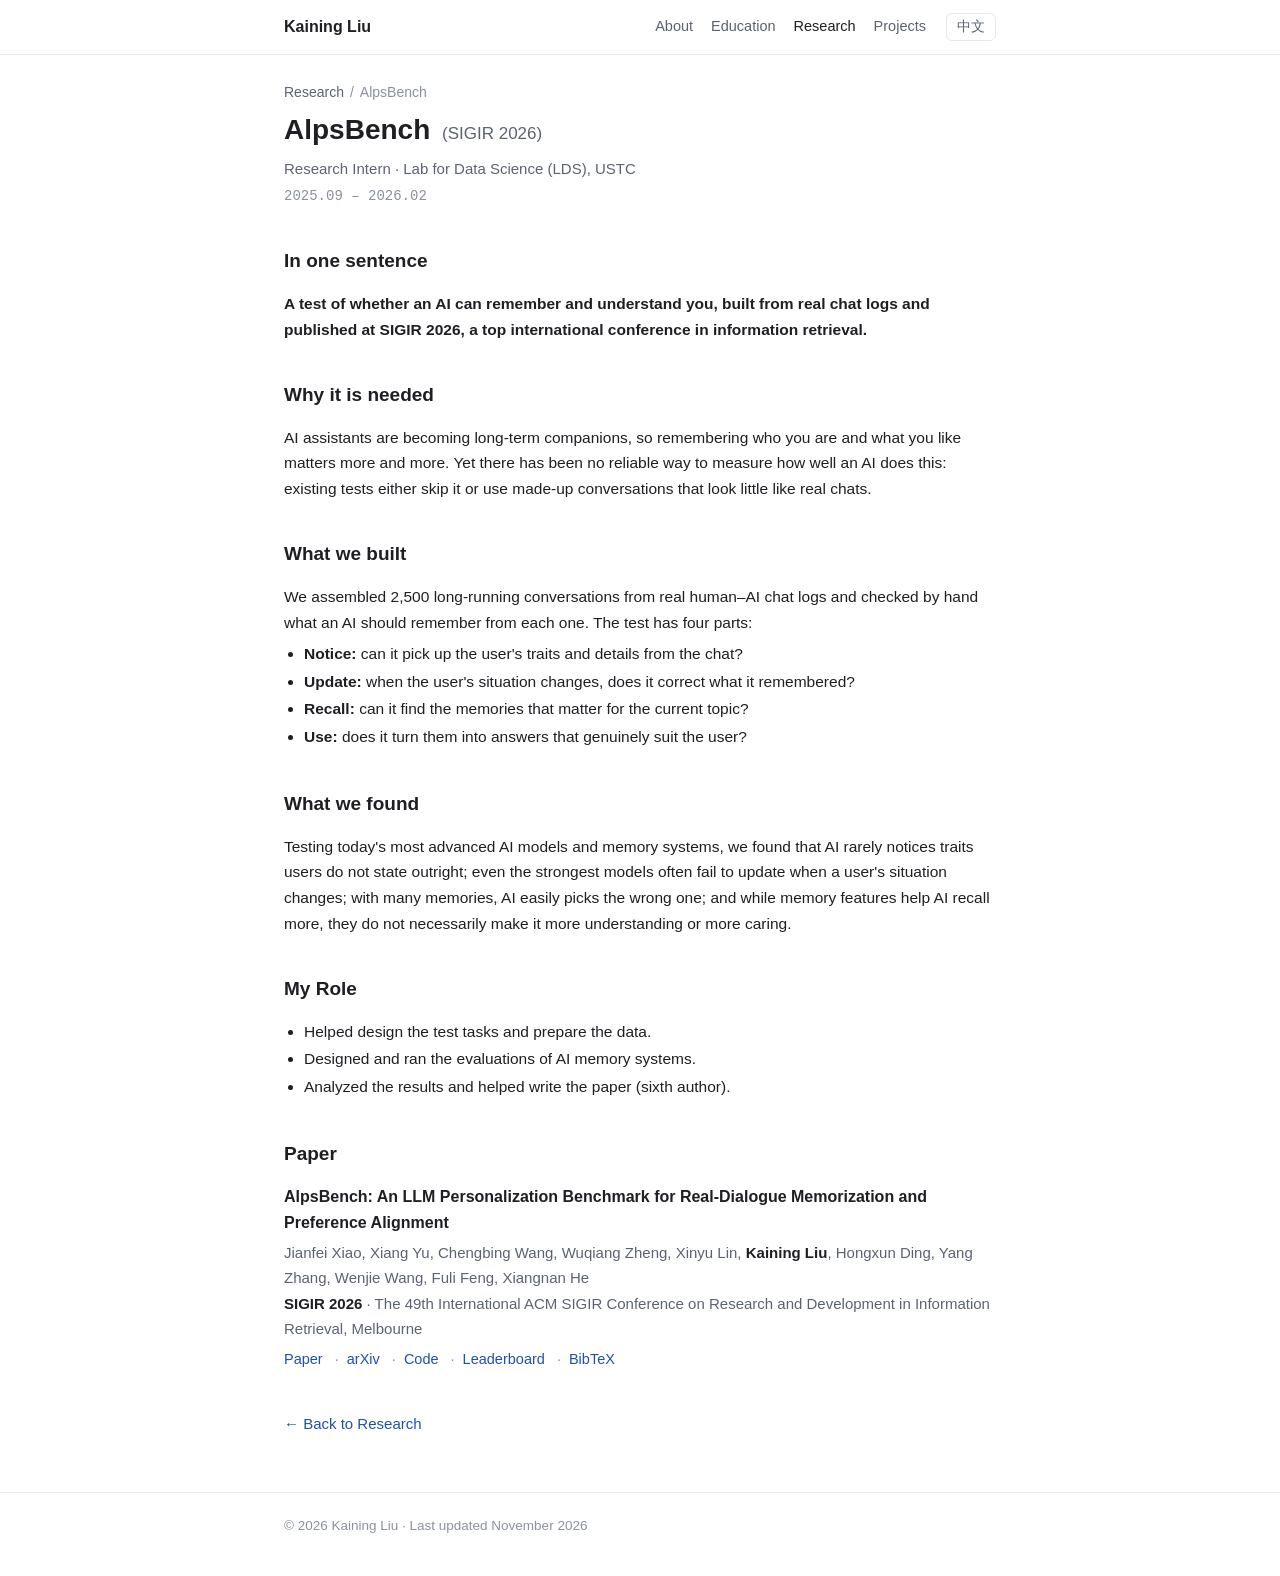
<file: research/alpsbench/index.html>
<!DOCTYPE html>
<html lang="zh-CN" data-title-zh="AlpsBench · 刘铠宁" data-title-en="AlpsBench · Kaining Liu">
<head>
<meta charset="utf-8">
<meta name="viewport" content="width=device-width, initial-scale=1">
<title>AlpsBench · 刘铠宁</title>
<meta name="description" content="AlpsBench：一份检验 AI 能否记住并读懂用户的“考卷”，基于真实对话构建，发表于 SIGIR 2026。AlpsBench: a test of whether AI can remember and understand its users, SIGIR 2026.">
<meta name="author" content="Kaining Liu">
<meta name="theme-color" content="#ffffff">
<link rel="canonical" href="https://kainingliu.com/research/alpsbench/">
<link rel="icon" href="/assets/favicon.svg" type="image/svg+xml">
<script>
  (function () {
    var l;
    try { l = new URLSearchParams(location.search).get('lang'); } catch (e) {}
    if (l === 'en' || l === 'zh') { try { localStorage.setItem('lang', l); } catch (e) {} }
    else { try { l = localStorage.getItem('lang'); } catch (e) {} }
    if (l !== 'en' && l !== 'zh') { l = /^zh/i.test(navigator.language || '') ? 'zh' : 'en'; }
    document.documentElement.lang = l === 'en' ? 'en' : 'zh-CN';
  })();
</script>
<link rel="stylesheet" href="/assets/css/site.css">
</head>
<body class="home">
<a class="skip" href="#main"><span lang="zh-CN">跳到正文</span><span lang="en">Skip to content</span></a>

<header class="nav">
  <nav class="wrap nav-inner" aria-label="Main">
    <a class="brand" href="/"><span lang="zh-CN">刘铠宁</span><span lang="en">Kaining Liu</span></a>
    <ul class="nav-links">
      <li><a href="/"><span lang="zh-CN">简介</span><span lang="en">About</span></a></li>
      <li><a href="/education/"><span lang="zh-CN">教育</span><span lang="en">Education</span></a></li>
      <li><a class="active" href="/research/"><span lang="zh-CN">研究</span><span lang="en">Research</span></a></li>
      <li><a href="/projects/"><span lang="zh-CN">项目</span><span lang="en">Projects</span></a></li>
    </ul>
    <button class="lang-btn" id="lang-toggle" type="button" title="中文 / English">
      <span lang="zh-CN">EN</span>
      <span lang="en">中文</span>
    </button>
  </nav>
</header>

<main id="main" class="wrap">

  <ol class="crumbs" aria-label="Breadcrumb">
    <li><a href="/research/"><span lang="zh-CN">研究</span><span lang="en">Research</span></a></li>
    <li aria-current="page"><span lang="zh-CN">AlpsBench</span><span lang="en">AlpsBench</span></li>
  </ol>

  <header class="page-head detail">
    <h1><span lang="zh-CN">AlpsBench <small>(SIGIR 2026)</small></span><span lang="en">AlpsBench <small>(SIGIR 2026)</small></span></h1>
    <p class="org"><span lang="zh-CN">科研实习生 · 中国科大数据科学实验室（LDS）</span><span lang="en">Research Intern · Lab for Data Science (LDS), USTC</span></p>
    <p class="date-line"><span lang="zh-CN">2025.09 – 2026.02</span><span lang="en">2025.09 – 2026.02</span></p>
  </header>

  <section id="content">
    <h2><span lang="zh-CN">一句话介绍</span><span lang="en">In one sentence</span></h2>
    <p class="desc" lang="zh-CN"><b>一份检验 AI 能不能“记住你、懂你”的考卷，用真实聊天记录出题，论文发表于信息检索领域国际顶级会议 SIGIR 2026。</b></p>
    <p class="desc" lang="en"><b>A test of whether an AI can remember and understand you, built from real chat logs and published at SIGIR 2026, a top international conference in information retrieval.</b></p>
  </section>

  <section id="problem">
    <h2><span lang="zh-CN">为什么需要它</span><span lang="en">Why it is needed</span></h2>
    <p class="desc" lang="zh-CN">AI 助手越来越像长期陪伴用户的伙伴，“记住你是谁、懂你喜欢什么”变得越来越重要。但怎样衡量一个 AI 在这方面做得好不好，一直缺少可靠的标准：已有的测试要么不考这件事，要么用的是人工编出来的对话，和真实聊天差别很大。</p>
    <p class="desc" lang="en">AI assistants are becoming long-term companions, so remembering who you are and what you like matters more and more. Yet there has been no reliable way to measure how well an AI does this: existing tests either skip it or use made-up conversations that look little like real chats.</p>
  </section>

  <section id="approach">
    <h2><span lang="zh-CN">我们做了什么</span><span lang="en">What we built</span></h2>
    <p class="desc" lang="zh-CN">我们从真实的人与 AI 聊天记录中整理出 2,500 段长期对话，并人工核对了每段对话里“AI 应该记住什么”。考卷分四关：</p>
    <p class="desc" lang="en">We assembled 2,500 long-running conversations from real human–AI chat logs and checked by hand what an AI should remember from each one. The test has four parts:</p>
    <ul class="bullets" lang="zh-CN">
      <li><b>记下来：</b>能否从聊天中发现用户的特点和信息；</li>
      <li><b>及时更新：</b>用户情况变了，能否修正旧的记忆；</li>
      <li><b>想得起：</b>能否找出和当前话题相关的记忆；</li>
      <li><b>用得好：</b>能否据此给出真正合用户心意的回答。</li>
    </ul>
    <ul class="bullets" lang="en">
      <li><b>Notice:</b> can it pick up the user's traits and details from the chat?</li>
      <li><b>Update:</b> when the user's situation changes, does it correct what it remembered?</li>
      <li><b>Recall:</b> can it find the memories that matter for the current topic?</li>
      <li><b>Use:</b> does it turn them into answers that genuinely suit the user?</li>
    </ul>
  </section>

  <section id="findings">
    <h2><span lang="zh-CN">主要发现</span><span lang="en">What we found</span></h2>
    <p class="desc" lang="zh-CN">我们用它测试了目前最先进的 AI 模型和记忆系统，发现：用户没有明说的特点，AI 很难察觉；用户情况变化后，即使最强的模型也常常没能更新记忆；记忆一多，AI 就容易找错；有了记忆功能，AI 能想起更多事，但不一定因此更懂用户、更有温度。</p>
    <p class="desc" lang="en">Testing today's most advanced AI models and memory systems, we found that AI rarely notices traits users do not state outright; even the strongest models often fail to update when a user's situation changes; with many memories, AI easily picks the wrong one; and while memory features help AI recall more, they do not necessarily make it more understanding or more caring.</p>
  </section>

  <section id="role">
    <h2><span lang="zh-CN">负责部分</span><span lang="en">My Role</span></h2>
    <ul class="bullets" lang="zh-CN">
      <li>参与考题设计和数据整理；</li>
      <li>设计并运行对 AI 记忆系统的测试；</li>
      <li>分析结果并参与论文写作（第六作者）。</li>
    </ul>
    <ul class="bullets" lang="en">
      <li>Helped design the test tasks and prepare the data.</li>
      <li>Designed and ran the evaluations of AI memory systems.</li>
      <li>Analyzed the results and helped write the paper (sixth author).</li>
    </ul>
  </section>

  <section id="paper">
    <h2><span lang="zh-CN">论文</span><span lang="en">Paper</span></h2>
    <div class="entry pub">
      <p class="pub-title"><a href="https://doi.org/10.1145/3805712.3808634" target="_blank" rel="noopener">AlpsBench: An LLM Personalization Benchmark for Real-Dialogue Memorization and Preference Alignment</a></p>
      <p class="authors">Jianfei Xiao, Xiang Yu, Chengbing Wang, Wuqiang Zheng, Xinyu Lin, <b>Kaining Liu</b>, Hongxun Ding, Yang Zhang, Wenjie Wang, Fuli Feng, Xiangnan He</p>
      <p class="venue"><b>SIGIR 2026</b> · The 49th International ACM SIGIR Conference on Research and Development in Information Retrieval, Melbourne</p>
      <p class="links">
        <a href="https://doi.org/10.1145/3805712.3808634" target="_blank" rel="noopener"><span lang="zh-CN">论文</span><span lang="en">Paper</span></a>
        <a href="https://arxiv.org/abs/2603.26680" target="_blank" rel="noopener">arXiv</a>
        <a href="https://github.com/jianfeix/Alps_Bench" target="_blank" rel="noopener"><span lang="zh-CN">代码</span><span lang="en">Code</span></a>
        <a href="https://jianfeix.github.io/Alps_Bench/" target="_blank" rel="noopener"><span lang="zh-CN">排行榜</span><span lang="en">Leaderboard</span></a>
        <button type="button" data-bib="bib-alpsbench" aria-expanded="false" aria-controls="bib-alpsbench">BibTeX</button>
      </p>
      <div class="bib" id="bib-alpsbench" hidden>
        <button class="copy" type="button"><span lang="zh-CN">复制</span><span lang="en">Copy</span></button>
<pre>@inproceedings{xiao2026alpsbench,
  title     = {AlpsBench: An LLM Personalization Benchmark for
               Real-Dialogue Memorization and Preference Alignment},
  author    = {Xiao, Jianfei and Yu, Xiang and Wang, Chengbing and
               Zheng, Wuqiang and Lin, Xinyu and Liu, Kaining and
               Ding, Hongxun and Zhang, Yang and Wang, Wenjie and
               Feng, Fuli and He, Xiangnan},
  booktitle = {Proceedings of the 49th International ACM SIGIR Conference
               on Research and Development in Information Retrieval},
  year      = {2026},
  doi       = {10.1145/3805712.3808634}
}</pre>
      </div>
    </div>
  </section>

  <p class="back"><a href="/research/"><span lang="zh-CN">← 返回研究</span><span lang="en">← Back to Research</span></a></p>

</main>

<footer id="contact">
  <div class="wrap foot">
    <p>
      <span lang="zh-CN">© 2026 刘铠宁 · 最后更新于 2026 年 11 月</span>
      <span lang="en">© 2026 Kaining Liu · Last updated November 2026</span>
    </p>
  </div>
</footer>

<script src="/assets/js/site.js"></script>
</body>
</html>
</file>
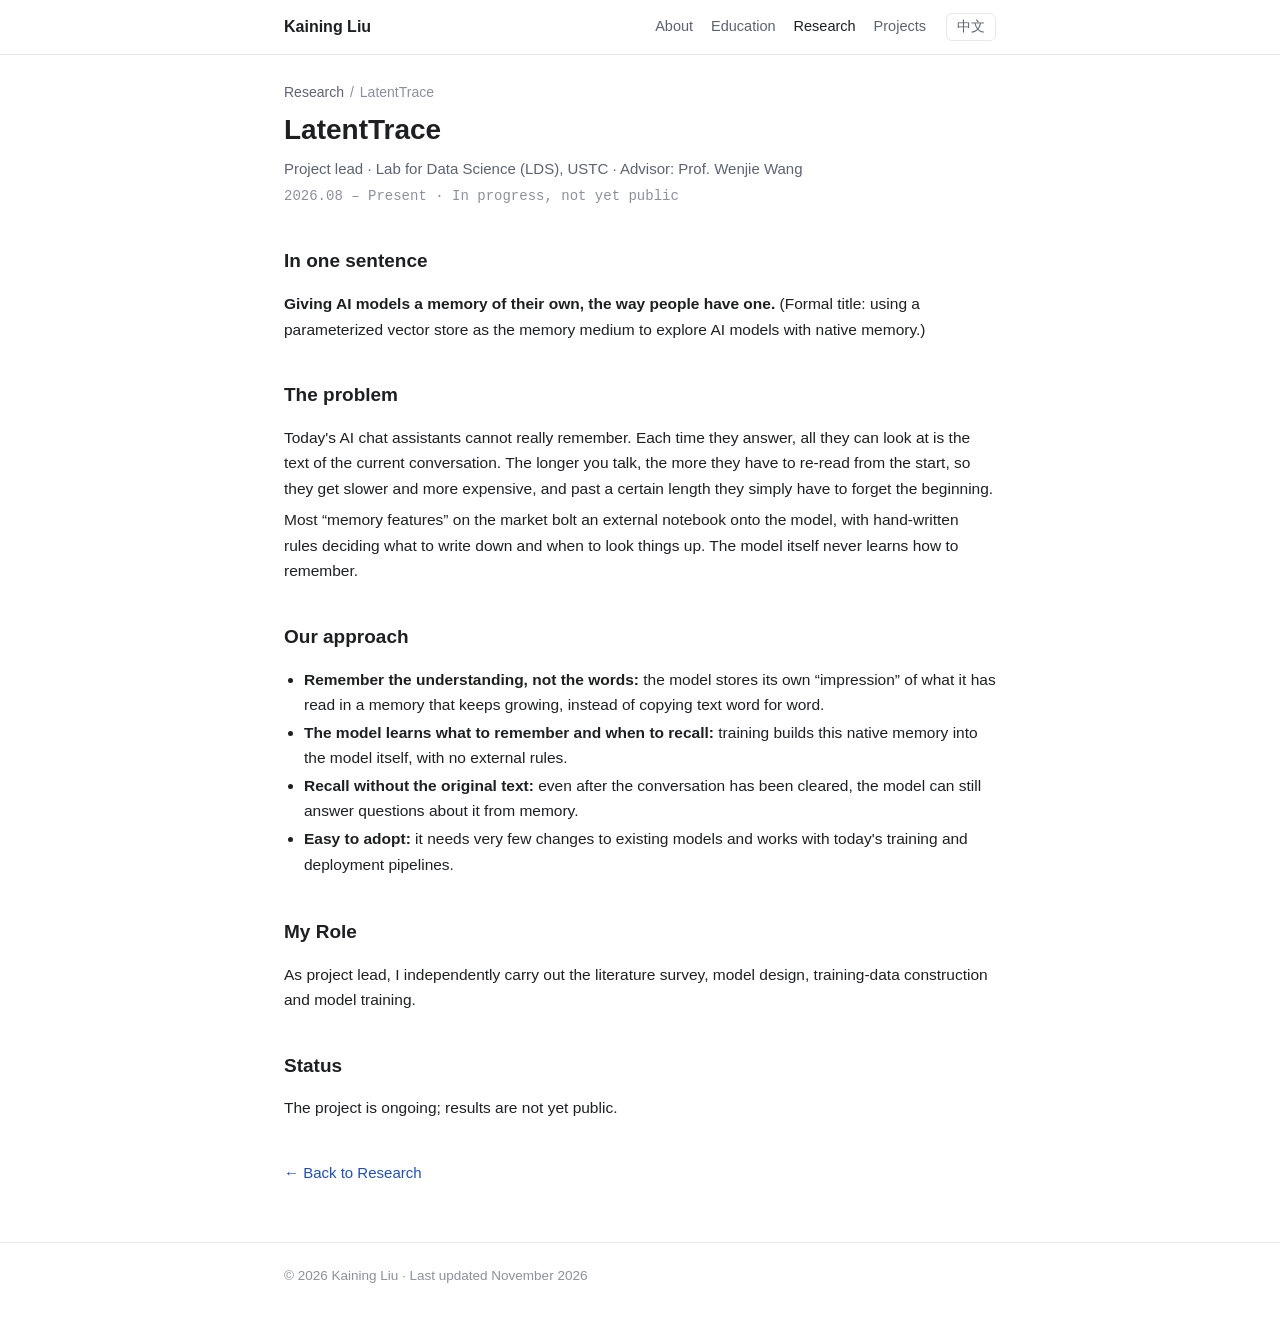
<file: research/latenttrace/index.html>
<!DOCTYPE html>
<html lang="zh-CN" data-title-zh="LatentTrace · 刘铠宁" data-title-en="LatentTrace · Kaining Liu">
<head>
<meta charset="utf-8">
<meta name="viewport" content="width=device-width, initial-scale=1">
<title>LatentTrace · 刘铠宁</title>
<meta name="description" content="LatentTrace：让 AI 模型拥有自己的记忆。用参数化向量库作为记忆媒介，探究具有原生记忆能力的 AI 模型。LatentTrace: giving AI models a memory of their own.">
<meta name="author" content="Kaining Liu">
<meta name="theme-color" content="#ffffff">
<link rel="canonical" href="https://kainingliu.com/research/latenttrace/">
<link rel="icon" href="/assets/favicon.svg" type="image/svg+xml">
<script>
  (function () {
    var l;
    try { l = new URLSearchParams(location.search).get('lang'); } catch (e) {}
    if (l === 'en' || l === 'zh') { try { localStorage.setItem('lang', l); } catch (e) {} }
    else { try { l = localStorage.getItem('lang'); } catch (e) {} }
    if (l !== 'en' && l !== 'zh') { l = /^zh/i.test(navigator.language || '') ? 'zh' : 'en'; }
    document.documentElement.lang = l === 'en' ? 'en' : 'zh-CN';
  })();
</script>
<link rel="stylesheet" href="/assets/css/site.css">
</head>
<body class="home">
<a class="skip" href="#main"><span lang="zh-CN">跳到正文</span><span lang="en">Skip to content</span></a>

<header class="nav">
  <nav class="wrap nav-inner" aria-label="Main">
    <a class="brand" href="/"><span lang="zh-CN">刘铠宁</span><span lang="en">Kaining Liu</span></a>
    <ul class="nav-links">
      <li><a href="/"><span lang="zh-CN">简介</span><span lang="en">About</span></a></li>
      <li><a href="/education/"><span lang="zh-CN">教育</span><span lang="en">Education</span></a></li>
      <li><a class="active" href="/research/"><span lang="zh-CN">研究</span><span lang="en">Research</span></a></li>
      <li><a href="/projects/"><span lang="zh-CN">项目</span><span lang="en">Projects</span></a></li>
    </ul>
    <button class="lang-btn" id="lang-toggle" type="button" title="中文 / English">
      <span lang="zh-CN">EN</span>
      <span lang="en">中文</span>
    </button>
  </nav>
</header>

<main id="main" class="wrap">

  <ol class="crumbs" aria-label="Breadcrumb">
    <li><a href="/research/"><span lang="zh-CN">研究</span><span lang="en">Research</span></a></li>
    <li aria-current="page"><span lang="zh-CN">LatentTrace</span><span lang="en">LatentTrace</span></li>
  </ol>

  <header class="page-head detail">
    <h1><span lang="zh-CN">LatentTrace</span><span lang="en">LatentTrace</span></h1>
    <p class="org"><span lang="zh-CN">课题负责人 · 中国科大数据科学实验室（LDS）· 导师：王文杰</span><span lang="en">Project lead · Lab for Data Science (LDS), USTC · Advisor: Prof. Wenjie Wang</span></p>
    <p class="date-line"><span lang="zh-CN">2026.08 – 至今 · 进行中，尚未公开</span><span lang="en">2026.08 – Present · In progress, not yet public</span></p>
  </header>

  <section id="content">
    <h2><span lang="zh-CN">一句话介绍</span><span lang="en">In one sentence</span></h2>
    <p class="desc" lang="zh-CN"><b>让 AI 模型像人一样拥有自己的记忆。</b>（课题原名：用参数化向量库作为记忆媒介，探究具有原生记忆能力的 AI 模型。）</p>
    <p class="desc" lang="en"><b>Giving AI models a memory of their own, the way people have one.</b> (Formal title: using a parameterized vector store as the memory medium to explore AI models with native memory.)</p>
  </section>

  <section id="problem">
    <h2><span lang="zh-CN">要解决什么问题</span><span lang="en">The problem</span></h2>
    <p class="desc" lang="zh-CN">今天的 AI 聊天助手其实“记不住事”：它每次回答时，能参考的只有眼前这段对话的文字。聊得越久，要从头重读的内容越多，速度越慢、成本越高；超过一定长度，就只能把前面的内容忘掉。</p>
    <p class="desc" lang="en">Today's AI chat assistants cannot really remember. Each time they answer, all they can look at is the text of the current conversation. The longer you talk, the more they have to re-read from the start, so they get slower and more expensive, and past a certain length they simply have to forget the beginning.</p>
    <p class="desc" lang="zh-CN">市面上的“记忆功能”大多是在模型外面另配一个笔记本，由人写好规则决定记什么、什么时候去翻。模型本身并没有学会怎样记忆。</p>
    <p class="desc" lang="en">Most “memory features” on the market bolt an external notebook onto the model, with hand-written rules deciding what to write down and when to look things up. The model itself never learns how to remember.</p>
  </section>

  <section id="approach">
    <h2><span lang="zh-CN">我们的思路</span><span lang="en">Our approach</span></h2>
    <ul class="bullets" lang="zh-CN">
      <li><b>记住的是理解，而不是原文：</b>模型把自己读懂之后的“印象”存进一块可以不断增长的记忆里，而不是一字不落地抄下来；</li>
      <li><b>记什么、何时回想，由模型自己学会：</b>通过训练将原生记忆能力融入模型，不依赖外部规则；</li>
      <li><b>原文不在眼前也能想起来：</b>即使对话内容已经被清空，模型依然能凭记忆回答相关问题；</li>
      <li><b>容易落地：</b>对现有模型改动很小，可以沿用已有的训练和使用方式。</li>
    </ul>
    <ul class="bullets" lang="en">
      <li><b>Remember the understanding, not the words:</b> the model stores its own “impression” of what it has read in a memory that keeps growing, instead of copying text word for word.</li>
      <li><b>The model learns what to remember and when to recall:</b> training builds this native memory into the model itself, with no external rules.</li>
      <li><b>Recall without the original text:</b> even after the conversation has been cleared, the model can still answer questions about it from memory.</li>
      <li><b>Easy to adopt:</b> it needs very few changes to existing models and works with today's training and deployment pipelines.</li>
    </ul>
  </section>

  <section id="role">
    <h2><span lang="zh-CN">负责部分</span><span lang="en">My Role</span></h2>
    <p class="desc" lang="zh-CN">作为课题负责人，独立完成前期调研、模型设计、训练数据构建和模型训练。</p>
    <p class="desc" lang="en">As project lead, I independently carry out the literature survey, model design, training-data construction and model training.</p>
  </section>

  <section id="status">
    <h2><span lang="zh-CN">进展</span><span lang="en">Status</span></h2>
    <p class="desc" lang="zh-CN">课题正在进行中，结果尚未公开。</p>
    <p class="desc" lang="en">The project is ongoing; results are not yet public.</p>
  </section>

  <p class="back"><a href="/research/"><span lang="zh-CN">← 返回研究</span><span lang="en">← Back to Research</span></a></p>

</main>

<footer id="contact">
  <div class="wrap foot">
    <p>
      <span lang="zh-CN">© 2026 刘铠宁 · 最后更新于 2026 年 11 月</span>
      <span lang="en">© 2026 Kaining Liu · Last updated November 2026</span>
    </p>
  </div>
</footer>

<script src="/assets/js/site.js"></script>
</body>
</html>
</file>
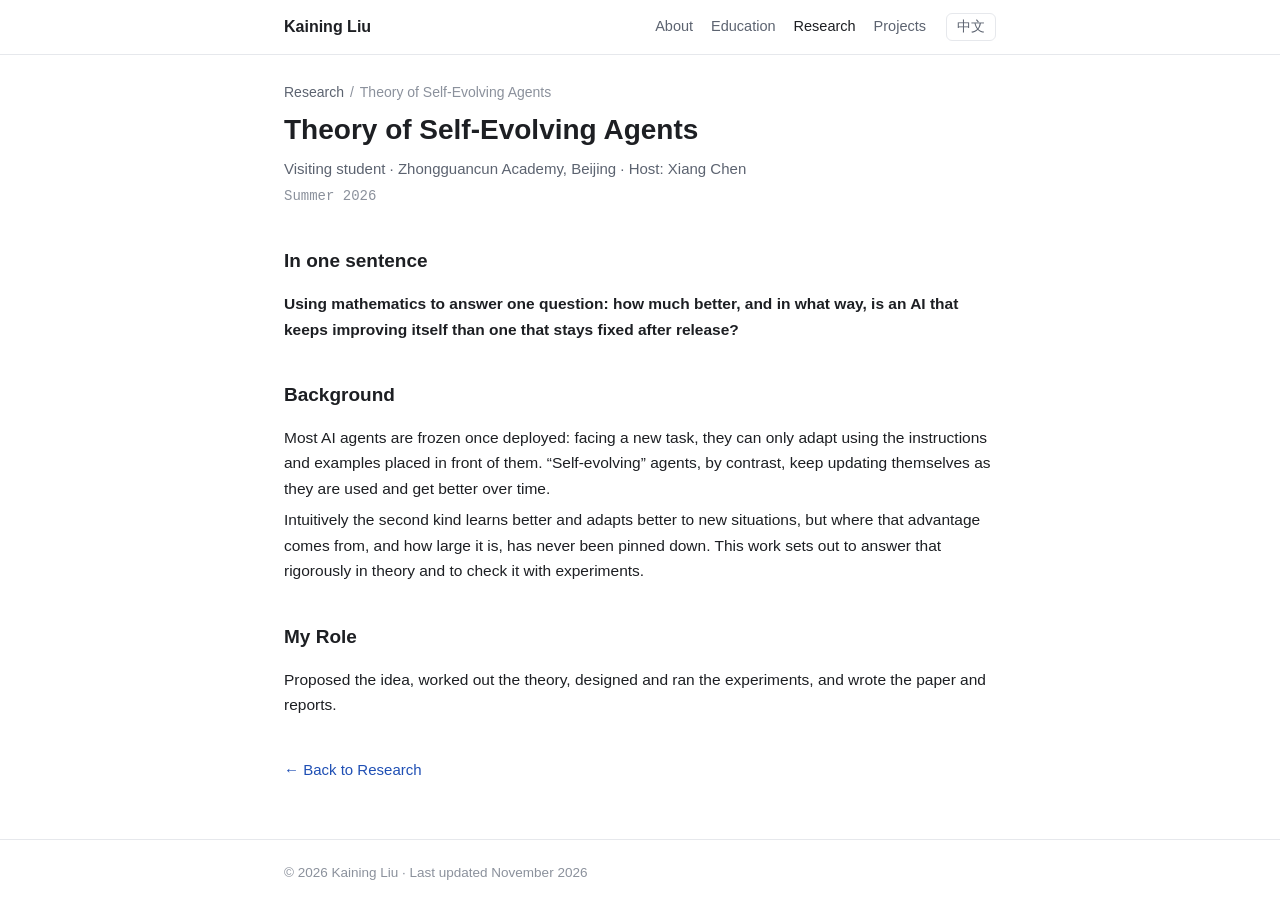
<file: research/self-evolving-agents/index.html>
<!DOCTYPE html>
<html lang="zh-CN" data-title-zh="自进化智能体的理论研究 · 刘铠宁" data-title-en="Theory of Self-Evolving Agents · Kaining Liu">
<head>
<meta charset="utf-8">
<meta name="viewport" content="width=device-width, initial-scale=1">
<title>自进化智能体的理论研究 · 刘铠宁</title>
<meta name="description" content="北京中关村学院访学：从理论上回答“会自我改进的 AI 智能体”比“出厂即固定的智能体”强在哪里。Theory of self-evolving vs. frozen AI agents, Zhongguancun Academy.">
<meta name="author" content="Kaining Liu">
<meta name="theme-color" content="#ffffff">
<link rel="canonical" href="https://kainingliu.com/research/self-evolving-agents/">
<link rel="icon" href="/assets/favicon.svg" type="image/svg+xml">
<script>
  (function () {
    var l;
    try { l = new URLSearchParams(location.search).get('lang'); } catch (e) {}
    if (l === 'en' || l === 'zh') { try { localStorage.setItem('lang', l); } catch (e) {} }
    else { try { l = localStorage.getItem('lang'); } catch (e) {} }
    if (l !== 'en' && l !== 'zh') { l = /^zh/i.test(navigator.language || '') ? 'zh' : 'en'; }
    document.documentElement.lang = l === 'en' ? 'en' : 'zh-CN';
  })();
</script>
<link rel="stylesheet" href="/assets/css/site.css">
</head>
<body class="home">
<a class="skip" href="#main"><span lang="zh-CN">跳到正文</span><span lang="en">Skip to content</span></a>

<header class="nav">
  <nav class="wrap nav-inner" aria-label="Main">
    <a class="brand" href="/"><span lang="zh-CN">刘铠宁</span><span lang="en">Kaining Liu</span></a>
    <ul class="nav-links">
      <li><a href="/"><span lang="zh-CN">简介</span><span lang="en">About</span></a></li>
      <li><a href="/education/"><span lang="zh-CN">教育</span><span lang="en">Education</span></a></li>
      <li><a class="active" href="/research/"><span lang="zh-CN">研究</span><span lang="en">Research</span></a></li>
      <li><a href="/projects/"><span lang="zh-CN">项目</span><span lang="en">Projects</span></a></li>
    </ul>
    <button class="lang-btn" id="lang-toggle" type="button" title="中文 / English">
      <span lang="zh-CN">EN</span>
      <span lang="en">中文</span>
    </button>
  </nav>
</header>

<main id="main" class="wrap">

  <ol class="crumbs" aria-label="Breadcrumb">
    <li><a href="/research/"><span lang="zh-CN">研究</span><span lang="en">Research</span></a></li>
    <li aria-current="page"><span lang="zh-CN">自进化智能体的理论研究</span><span lang="en">Theory of Self-Evolving Agents</span></li>
  </ol>

  <header class="page-head detail">
    <h1><span lang="zh-CN">自进化智能体的理论研究</span><span lang="en">Theory of Self-Evolving Agents</span></h1>
    <p class="org"><span lang="zh-CN">访问学生 · 北京中关村学院 · 合作老师：陈祥</span><span lang="en">Visiting student · Zhongguancun Academy, Beijing · Host: Xiang Chen</span></p>
    <p class="date-line"><span lang="zh-CN">2026 暑期</span><span lang="en">Summer 2026</span></p>
  </header>

  <section id="content">
    <h2><span lang="zh-CN">一句话介绍</span><span lang="en">In one sentence</span></h2>
    <p class="desc" lang="zh-CN"><b>用数学回答一个问题：会在使用中不断自我改进的 AI，到底比“出厂后就不再变化”的 AI 强在哪里、强多少？</b></p>
    <p class="desc" lang="en"><b>Using mathematics to answer one question: how much better, and in what way, is an AI that keeps improving itself than one that stays fixed after release?</b></p>
  </section>

  <section id="problem">
    <h2><span lang="zh-CN">研究背景</span><span lang="en">Background</span></h2>
    <p class="desc" lang="zh-CN">大多数 AI 智能体部署之后就固定不变，遇到新任务只能靠临时给它的提示和例子去应变；另一类“自进化”智能体则会在使用过程中不断更新自己，越用越好。</p>
    <p class="desc" lang="en">Most AI agents are frozen once deployed: facing a new task, they can only adapt using the instructions and examples placed in front of them. “Self-evolving” agents, by contrast, keep updating themselves as they are used and get better over time.</p>
    <p class="desc" lang="zh-CN">直觉上，后者更会学习、更能适应新环境，但这种优势究竟来自哪里、有多大，一直缺少严格的回答。本研究尝试从理论上把这件事讲清楚，并用实验加以验证。</p>
    <p class="desc" lang="en">Intuitively the second kind learns better and adapts better to new situations, but where that advantage comes from, and how large it is, has never been pinned down. This work sets out to answer that rigorously in theory and to check it with experiments.</p>
  </section>

  <section id="role">
    <h2><span lang="zh-CN">负责部分</span><span lang="en">My Role</span></h2>
    <p class="desc" lang="zh-CN">提出研究想法，完成理论推导，设计并运行实验，撰写论文和报告。</p>
    <p class="desc" lang="en">Proposed the idea, worked out the theory, designed and ran the experiments, and wrote the paper and reports.</p>
  </section>

  <p class="back"><a href="/research/"><span lang="zh-CN">← 返回研究</span><span lang="en">← Back to Research</span></a></p>

</main>

<footer id="contact">
  <div class="wrap foot">
    <p>
      <span lang="zh-CN">© 2026 刘铠宁 · 最后更新于 2026 年 11 月</span>
      <span lang="en">© 2026 Kaining Liu · Last updated November 2026</span>
    </p>
  </div>
</footer>

<script src="/assets/js/site.js"></script>
</body>
</html>
</file>
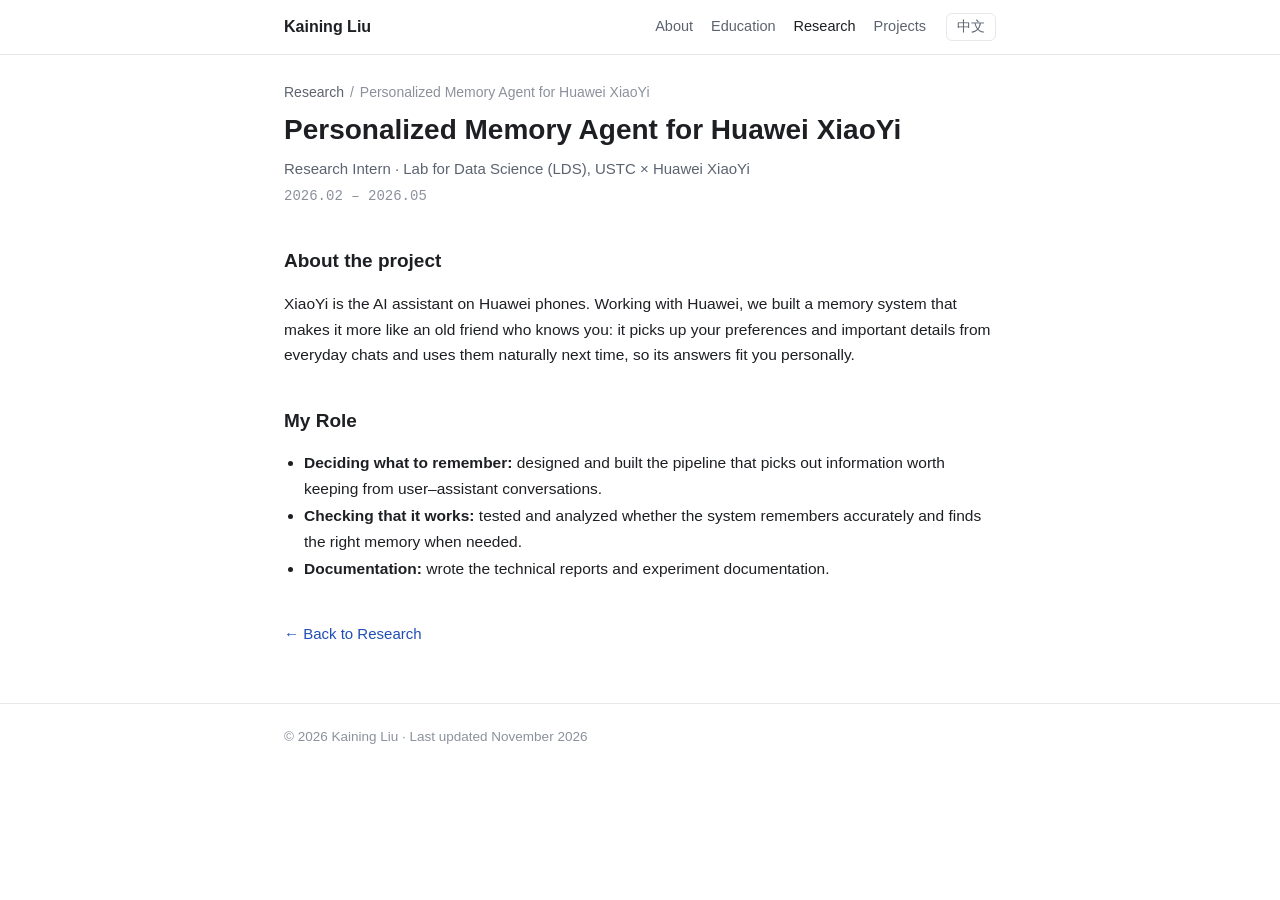
<file: research/xiaoyi/index.html>
<!DOCTYPE html>
<html lang="zh-CN" data-title-zh="华为小艺个性化记忆智能体 · 刘铠宁" data-title-en="Personalized Memory Agent for Huawei XiaoYi · Kaining Liu">
<head>
<meta charset="utf-8">
<meta name="viewport" content="width=device-width, initial-scale=1">
<title>华为小艺个性化记忆智能体 · 刘铠宁</title>
<meta name="description" content="为华为手机 AI 助手“小艺”开发记忆系统，让它记住用户的喜好与重要信息。A memory system for the Huawei XiaoYi assistant.">
<meta name="author" content="Kaining Liu">
<meta name="theme-color" content="#ffffff">
<link rel="canonical" href="https://kainingliu.com/research/xiaoyi/">
<link rel="icon" href="/assets/favicon.svg" type="image/svg+xml">
<script>
  (function () {
    var l;
    try { l = new URLSearchParams(location.search).get('lang'); } catch (e) {}
    if (l === 'en' || l === 'zh') { try { localStorage.setItem('lang', l); } catch (e) {} }
    else { try { l = localStorage.getItem('lang'); } catch (e) {} }
    if (l !== 'en' && l !== 'zh') { l = /^zh/i.test(navigator.language || '') ? 'zh' : 'en'; }
    document.documentElement.lang = l === 'en' ? 'en' : 'zh-CN';
  })();
</script>
<link rel="stylesheet" href="/assets/css/site.css">
</head>
<body class="home">
<a class="skip" href="#main"><span lang="zh-CN">跳到正文</span><span lang="en">Skip to content</span></a>

<header class="nav">
  <nav class="wrap nav-inner" aria-label="Main">
    <a class="brand" href="/"><span lang="zh-CN">刘铠宁</span><span lang="en">Kaining Liu</span></a>
    <ul class="nav-links">
      <li><a href="/"><span lang="zh-CN">简介</span><span lang="en">About</span></a></li>
      <li><a href="/education/"><span lang="zh-CN">教育</span><span lang="en">Education</span></a></li>
      <li><a class="active" href="/research/"><span lang="zh-CN">研究</span><span lang="en">Research</span></a></li>
      <li><a href="/projects/"><span lang="zh-CN">项目</span><span lang="en">Projects</span></a></li>
    </ul>
    <button class="lang-btn" id="lang-toggle" type="button" title="中文 / English">
      <span lang="zh-CN">EN</span>
      <span lang="en">中文</span>
    </button>
  </nav>
</header>

<main id="main" class="wrap">

  <ol class="crumbs" aria-label="Breadcrumb">
    <li><a href="/research/"><span lang="zh-CN">研究</span><span lang="en">Research</span></a></li>
    <li aria-current="page"><span lang="zh-CN">华为小艺个性化记忆智能体</span><span lang="en">Personalized Memory Agent for Huawei XiaoYi</span></li>
  </ol>

  <header class="page-head detail">
    <h1><span lang="zh-CN">华为小艺个性化记忆智能体</span><span lang="en">Personalized Memory Agent for Huawei XiaoYi</span></h1>
    <p class="org"><span lang="zh-CN">科研实习生 · 中国科大数据科学实验室（LDS）× 华为小艺</span><span lang="en">Research Intern · Lab for Data Science (LDS), USTC × Huawei XiaoYi</span></p>
    <p class="date-line"><span lang="zh-CN">2026.02 – 2026.05</span><span lang="en">2026.02 – 2026.05</span></p>
  </header>

  <section id="content">
    <h2><span lang="zh-CN">项目介绍</span><span lang="en">About the project</span></h2>
    <p class="desc" lang="zh-CN">“小艺”是华为手机上的 AI 助手。我们和华为合作，为它开发了一套记忆系统，让它更像一个了解你的老朋友：能从日常聊天中记住你的喜好和重要信息，下次交流时自然地用上，给出更贴合你本人的回答。</p>
    <p class="desc" lang="en">XiaoYi is the AI assistant on Huawei phones. Working with Huawei, we built a memory system that makes it more like an old friend who knows you: it picks up your preferences and important details from everyday chats and uses them naturally next time, so its answers fit you personally.</p>
  </section>

  <section id="role">
    <h2><span lang="zh-CN">负责部分</span><span lang="en">My Role</span></h2>
    <ul class="bullets" lang="zh-CN">
      <li><b>决定“该记住什么”：</b>设计并实现自动提取流程，从用户与助手的对话中挑出值得长期记住的信息；</li>
      <li><b>检验效果：</b>测试并分析这套系统记得准不准、需要时能不能找对；</li>
      <li><b>整理文档：</b>撰写技术报告和实验文档。</li>
    </ul>
    <ul class="bullets" lang="en">
      <li><b>Deciding what to remember:</b> designed and built the pipeline that picks out information worth keeping from user–assistant conversations.</li>
      <li><b>Checking that it works:</b> tested and analyzed whether the system remembers accurately and finds the right memory when needed.</li>
      <li><b>Documentation:</b> wrote the technical reports and experiment documentation.</li>
    </ul>
  </section>

  <p class="back"><a href="/research/"><span lang="zh-CN">← 返回研究</span><span lang="en">← Back to Research</span></a></p>

</main>

<footer id="contact">
  <div class="wrap foot">
    <p>
      <span lang="zh-CN">© 2026 刘铠宁 · 最后更新于 2026 年 11 月</span>
      <span lang="en">© 2026 Kaining Liu · Last updated November 2026</span>
    </p>
  </div>
</footer>

<script src="/assets/js/site.js"></script>
</body>
</html>
</file>
<file: assets/css/site.css>
/* Simple, restrained styles shared by every page. */
:root {
  --bg: #ffffff;
  --bg-soft: #f6f7f9;
  --card: #ffffff;
  --text: #1d1f23;
  --muted: #5c6370;
  --faint: #8b919c;
  --line: #e6e8ec;
  --accent: #1f4fb4;
  --accent-soft: #eef2fa;
  --green: #2f6f4f;
  --green-soft: #eef4f0;
  --shadow: none;
  --radius: 8px;
  --font: -apple-system, BlinkMacSystemFont, "Segoe UI", "PingFang SC", "Hiragino Sans GB", "Microsoft YaHei", "Noto Sans CJK SC", "Source Han Sans SC", Helvetica, Arial, sans-serif;
  --mono: ui-monospace, SFMono-Regular, Menlo, Consolas, "Liberation Mono", monospace;
  color-scheme: light dark;
}
@media (prefers-color-scheme: dark) {
  :root {
    --bg: #121418;
    --bg-soft: #191c21;
    --card: #15181d;
    --text: #e4e6ea;
    --muted: #a3a9b4;
    --faint: #767d89;
    --line: #262a31;
    --accent: #8fb0f0;
    --accent-soft: #1b2232;
    --green: #8fc9a8;
    --green-soft: #18221d;
  }
}

/* Bilingual: show only the elements whose lang matches the page. */
html[lang="en"] body [lang="zh-CN"],
html[lang="zh-CN"] body [lang="en"] { display: none !important; }

* { box-sizing: border-box; }
html { scroll-behavior: smooth; scroll-padding-top: 64px; -webkit-text-size-adjust: 100%; }
@media (prefers-reduced-motion: reduce) { html { scroll-behavior: auto; } }
body {
  margin: 0;
  background: var(--bg);
  color: var(--text);
  font: 16px/1.75 var(--font);
  -webkit-font-smoothing: antialiased;
}
html[lang="en"] body { line-height: 1.65; }
a { color: var(--accent); text-decoration: none; }
a:hover { text-decoration: underline; text-underline-offset: 3px; }
b, strong { font-weight: 600; }
img { max-width: 100%; display: block; }
:focus-visible { outline: 2px solid var(--accent); outline-offset: 2px; border-radius: 3px; }
.wrap { max-width: 980px; margin: 0 auto; padding: 0 24px; }
.home .wrap { max-width: 760px; }
.skip { position: absolute; left: -999px; top: 8px; background: var(--accent); color: #fff; padding: 6px 12px; border-radius: 6px; z-index: 100; }
.skip:focus { left: 8px; }
.muted { color: var(--muted); }
.faint { color: var(--faint); }
.todo { color: var(--faint); font-size: .92em; }

/* ---------- Nav ---------- */
.nav { position: sticky; top: 0; z-index: 50; background: var(--bg); border-bottom: 1px solid var(--line); }
.nav-inner { display: flex; align-items: center; gap: 20px; height: 54px; }
.brand { font-weight: 600; color: var(--text); white-space: nowrap; }
.brand:hover { text-decoration: none; }
.nav-links { display: flex; gap: 18px; margin: 0 0 0 auto; padding: 0; list-style: none; }
.nav-links a { display: block; color: var(--muted); font-size: 14.5px; white-space: nowrap; }
.nav-links a:hover { color: var(--text); text-decoration: none; }
.nav-links a.active { color: var(--text); }
.lang-btn {
  flex: none; cursor: pointer; font: inherit; font-size: 13.5px;
  color: var(--muted); background: none; border: 1px solid var(--line); border-radius: 6px;
  padding: 2px 10px; line-height: 1.6;
}
.lang-btn:hover { color: var(--text); border-color: var(--faint); }
.lang-btn .sep { color: var(--faint); margin: 0 3px; }

/* ---------- Sections ---------- */
section { padding: 40px 0 0; }
h2 { margin: 0 0 16px; font-size: 19px; font-weight: 600; line-height: 1.4; }
h3 { margin: 0; font-size: 16px; font-weight: 600; line-height: 1.5; }

/* ---------- Intro ---------- */
.intro { display: grid; grid-template-columns: 1fr 120px; column-gap: 32px; padding-top: 52px; }
.intro .bio, .intro .interests { grid-column: 1 / -1; }
.intro h1 { margin: 0; font-size: 30px; font-weight: 600; line-height: 1.25; }
.intro h1 small { font-size: 18px; font-weight: 400; color: var(--muted); margin-left: 6px; }
.tagline { margin: 8px 0 0; color: var(--muted); }
.contact { margin: 6px 0 0; font-size: 15px; }
.contact .dot { color: var(--faint); margin: 0 6px; }
.avatar { width: 120px; height: 120px; border-radius: 50%; object-fit: cover; align-self: start; background: var(--bg-soft); }
.bio { margin-top: 20px; }
.bio p { margin: 0 0 10px; }
.interests { margin: 6px 0 0; font-size: 15px; color: var(--muted); }
.label { color: var(--text); font-weight: 600; margin-right: 10px; }

/* ---------- Dated lists (news, honors) ---------- */
.dated { list-style: none; margin: 0; padding: 0; }
.dated li { display: grid; grid-template-columns: 72px 1fr; gap: 12px; padding: 4px 0; font-size: 15.5px; }
.dated time, .date { font: 14px/1.75 var(--mono); color: var(--faint); white-space: nowrap; }

/* ---------- Entries (education, research, publications) ---------- */
.entry { margin: 0 0 22px; }
.entry:last-child { margin-bottom: 0; }
.row { display: flex; justify-content: space-between; align-items: baseline; gap: 16px; flex-wrap: wrap; }
.org { margin: 2px 0 0; color: var(--muted); font-size: 15px; }
.meta { margin: 4px 0 0; font-size: 15px; }
.desc { margin: 6px 0 0; font-size: 15.5px; }
.bullets { margin: 6px 0 0; padding-left: 20px; font-size: 15.5px; }
.bullets li { margin: 2px 0; }

.pub-title { margin: 0; font-weight: 600; }
.pub-title a { color: var(--text); }
.pub-title a:hover { color: var(--accent); }
.authors { margin: 4px 0 0; font-size: 15px; color: var(--muted); }
.authors b { color: var(--text); }
.venue { margin: 2px 0 0; font-size: 15px; color: var(--muted); }
.venue b { color: var(--text); }

/* Inline text links on the homepage: "Paper · arXiv · Code" */
.home .links { display: block; margin: 6px 0 0; font-size: 14.5px; }
.home .links > * + *::before { content: "·"; color: var(--faint); margin: 0 8px; display: inline-block; }
.home .links button { font: inherit; color: var(--accent); background: none; border: 0; padding: 0; cursor: pointer; }
.home .links button:hover { text-decoration: underline; text-underline-offset: 3px; }
.bib { position: relative; margin-top: 10px; }
.bib pre {
  margin: 0; padding: 12px 14px; overflow-x: auto;
  font: 12.5px/1.6 var(--mono); color: var(--text);
  background: var(--bg-soft); border: 1px solid var(--line); border-radius: 6px;
}
.bib .copy {
  position: absolute; top: 8px; right: 8px; cursor: pointer;
  font: 12.5px var(--font); color: var(--muted); background: var(--bg); border: 1px solid var(--line); border-radius: 5px; padding: 2px 8px;
}

/* ---------- Projects ---------- */
.project { display: grid; grid-template-columns: 168px 1fr; gap: 20px; margin: 0 0 24px; align-items: start; }
.project:last-child { margin-bottom: 0; }
.thumb { display: block; aspect-ratio: 3 / 2; border-radius: 6px; overflow: hidden; background: var(--bg-soft); border: 1px solid var(--line); }
.thumb img { width: 100%; height: 100%; object-fit: cover; }
.thumb.contain img { object-fit: contain; }
.project h3 a { color: var(--text); }
.project h3 a:hover { color: var(--accent); text-decoration: none; }
.project h3 .faint { font-size: 13.5px; font-weight: 400; margin-left: 4px; }
.project p { margin: 4px 0 0; font-size: 15px; color: var(--muted); }

/* ---------- Misc ---------- */
.kv { display: grid; grid-template-columns: 72px 1fr; gap: 6px 12px; margin: 0; font-size: 15.5px; }
.kv dt { color: var(--faint); }
.kv dd { margin: 0; }
.kv.wide { grid-template-columns: 210px 1fr; gap: 10px 16px; }
.kv.wide dt { color: var(--text); font-weight: 500; }
.kv.wide dd { color: var(--muted); }

/* section heads with a "more" link; sub-page titles */
.sec-head { display: flex; justify-content: space-between; align-items: baseline; gap: 12px; }
.sec-head a { font-size: 14px; color: var(--muted); white-space: nowrap; }
.sec-head a:hover { color: var(--accent); }
.page-head { padding-top: 40px; }
.page-head h1 { margin: 0 0 10px; font-size: 28px; font-weight: 600; line-height: 1.25; }
.page-head .lead { margin: 0; color: var(--muted); }
.sub { margin: 18px 0 6px; font-size: 15.5px; font-weight: 600; }

/* whole-block links: the title link stretches over the block; inner links stay clickable */
.card { position: relative; margin-left: -14px; margin-right: -14px; padding: 12px 14px; border-radius: 8px; transition: background .15s; }
.entry.card { margin-bottom: 10px; }
.project.card { margin-bottom: 12px; }
.card:hover { background: var(--bg-soft); }
.card a.stretch { color: var(--text); }
.card a.stretch:hover { text-decoration: none; }
.card:hover a.stretch { color: var(--accent); }
.card a.stretch::after { content: ""; position: absolute; inset: 0; border-radius: 8px; }
.card .links a, .card .links button { position: relative; z-index: 1; }
.card a.stretch:focus-visible::after { outline: 2px solid var(--accent); outline-offset: -2px; }
.entry .desc .label { font-size: 14px; color: var(--muted); margin-right: 8px; }
.more-link { margin: 6px 0 0; font-size: 14px; color: var(--faint); }
.card:hover .more-link { color: var(--accent); }
.page-head.detail { padding-top: 8px; }
.page-head.detail h1 small { font-size: 17px; font-weight: 400; color: var(--muted); margin-left: 4px; }
.page-head.detail .org { margin: 0; }
.date-line { margin: 2px 0 0; font: 14px/1.75 var(--mono); color: var(--faint); }
.back { margin: 40px 0 0; font-size: 15px; }

/* ---------- Footer ---------- */
footer { margin-top: 56px; padding-top: 20px; padding-bottom: 36px; border-top: 1px solid var(--line); font-size: 13.5px; color: var(--faint); }
footer p { margin: 0; }
.foot { display: flex; justify-content: space-between; align-items: flex-end; gap: 8px 24px; flex-wrap: wrap; }
.foot h2 { margin: 0 0 4px; font-size: 15px; color: var(--text); }
.foot p { margin: 2px 0; }

/* ---------- Shared bits used by project pages ---------- */
.tag { display: inline-block; font-size: 12.5px; line-height: 1; padding: 4px 7px; border-radius: 4px; border: 1px solid var(--line); color: var(--muted); }
.links { display: flex; flex-wrap: wrap; gap: 8px; margin-top: 12px; }
.chip, .btn {
  display: inline-flex; align-items: center; gap: 5px; cursor: pointer;
  font: 13.5px/1 var(--font); padding: 6px 10px; border-radius: 6px;
  border: 1px solid var(--line); background: none; color: var(--text);
}
.chip:hover, .btn:hover { text-decoration: none; border-color: var(--faint); }
.chip.primary, .btn.primary { color: var(--accent); border-color: var(--accent); }
.btn svg { width: 15px; height: 15px; fill: currentColor; }

/* ---------- Project detail pages ---------- */
.crumbs { display: flex; flex-wrap: wrap; gap: 6px; margin: 26px 0 0; padding: 0; list-style: none; font-size: 14px; color: var(--faint); }
.crumbs li + li::before { content: "/"; margin-right: 6px; color: var(--faint); }
.crumbs a { color: var(--muted); }
.p-hero { padding: 16px 0 0; }
.p-tags { display: flex; flex-wrap: wrap; gap: 8px; margin: 0 0 14px; }
.p-hero h1 { margin: 0; font-size: 38px; line-height: 1.2; letter-spacing: .01em; }
.p-hero h1 small { font-size: 20px; font-weight: 500; color: var(--muted); margin-left: 12px; letter-spacing: 0; }
.lede { margin: 14px 0 0; max-width: 44em; font-size: 18px; line-height: 1.7; color: var(--muted); }
html[lang="en"] .lede { line-height: 1.6; }
.facts {
  display: grid; grid-template-columns: repeat(4, 1fr); margin: 26px 0 0;
  border: 1px solid var(--line); border-radius: var(--radius); background: var(--card);  overflow: hidden;
}
.facts > div { padding: 14px 18px; border-left: 1px solid var(--line); }
.facts > div:first-child { border-left: 0; }
.facts dt { font-size: 12.5px; font-weight: 600; letter-spacing: .04em; color: var(--faint); }
.facts dd { margin: 3px 0 0; font-size: 15px; font-weight: 600; line-height: 1.5; }
.p-hero .links { margin-top: 18px; }
.cover { margin-top: 30px; }

.shot { margin: 0; }
.shot a { display: block; }
.shot img { width: 100%; height: auto; border-radius: 12px; border: 1px solid var(--line); background: var(--bg-soft); }
.shot.bare img { border: 0; border-radius: 0; background: none; }
.shot figcaption { margin-top: 8px; font-size: 13.5px; line-height: 1.6; color: var(--faint); text-align: center; }
.diagram img { background: #fff; padding: 8px; }

.prose { max-width: 46em; }
.prose p { margin: 0 0 14px; }
.prose p:last-child { margin-bottom: 0; }
.prose + * { margin-top: 22px; }
.split { display: grid; grid-template-columns: 1fr 290px; gap: 36px; align-items: center; }
.callout { margin: 18px 0 0; padding: 14px 18px; border-left: 3px solid var(--accent); border-radius: 0 10px 10px 0; background: var(--bg-soft); }

.feature-grid { display: grid; grid-template-columns: repeat(3, 1fr); gap: 14px; }
.feature { padding: 18px 18px 16px; border-radius: var(--radius); background: var(--bg-soft); border: 1px solid var(--line); }
.feature .num { font: 600 13px/1 var(--mono); color: var(--accent); }
.feature h3 { margin: 8px 0 6px; font-size: 16px; }
.feature p { margin: 0; font-size: 14.5px; line-height: 1.65; color: var(--muted); }

.steps { display: grid; gap: 12px; margin: 0; padding: 0; list-style: none; counter-reset: step; }
.steps > li {
  counter-increment: step; display: grid; grid-template-columns: 44px 1fr; gap: 16px; align-items: start;
  padding: 16px 18px; border: 1px solid var(--line); border-radius: var(--radius); background: var(--card);
}
.steps > li::before {
  content: counter(step, decimal-leading-zero); display: grid; place-items: center;
  width: 44px; height: 44px; border-radius: 12px;
  font: 700 15px/1 var(--mono); color: var(--accent); background: var(--accent-soft);
}
.steps h3 { font-size: 16px; }
.steps p { margin: 4px 0 0; font-size: 14.5px; line-height: 1.7; color: var(--muted); }

.table-wrap { overflow-x: auto; border: 1px solid var(--line); border-radius: var(--radius); background: var(--card); }
.spec { width: 100%; border-collapse: collapse; font-size: 15px; line-height: 1.65; }
.spec th, .spec td { padding: 11px 16px; text-align: left; vertical-align: top; border-bottom: 1px solid var(--line); }
.spec tr:last-child th, .spec tr:last-child td { border-bottom: 0; }
.spec th { width: 128px; white-space: nowrap; font-weight: 600; color: var(--muted); }
.spec code, .prose code, .steps code { font: 13.5px var(--mono); padding: 1px 5px; border-radius: 5px; background: var(--bg-soft); border: 1px solid var(--line); }

.gallery { display: grid; grid-template-columns: repeat(2, 1fr); gap: 16px; }

.checks { display: grid; grid-template-columns: repeat(2, 1fr); gap: 12px; margin: 0; padding: 0; list-style: none; }
.checks li {
  position: relative; padding: 14px 16px 14px 46px;
  border: 1px solid var(--line); border-radius: 12px; background: var(--card);
  font-size: 14.5px; line-height: 1.65; color: var(--muted);
}
.checks li::before {
  content: "✓"; position: absolute; left: 15px; top: 15px;
  display: grid; place-items: center; width: 20px; height: 20px; border-radius: 50%;
  font: 700 12px/1 var(--font); color: var(--green); background: var(--green-soft);
}
.checks b { display: block; margin-bottom: 2px; font-size: 15.5px; color: var(--text); }

.arch { display: grid; grid-template-columns: 1fr 132px 1fr; align-items: stretch; }
.arch .node { padding: 18px 20px; border: 1px solid var(--line); border-radius: var(--radius); background: var(--card);  }
.arch .node .k { font: 600 12.5px/1.4 var(--mono); color: var(--accent); letter-spacing: .02em; }
.arch .node h3 { margin: 4px 0 2px; }
.arch .node .muted { margin: 0; font-size: 14px; }
.arch .node .bullets { font-size: 14.5px; }
.arch .wire { display: flex; flex-direction: column; justify-content: center; align-items: center; gap: 6px; padding: 0 12px; text-align: center; font-size: 13px; line-height: 1.5; color: var(--muted); }
.arch .wire i { position: relative; display: block; width: 100%; height: 2px; background: var(--accent); }
.arch .wire i::before, .arch .wire i::after { content: ""; position: absolute; top: -4px; border: 5px solid transparent; }
.arch .wire i::before { left: -4px; border-right-color: var(--accent); }
.arch .wire i::after { right: -4px; border-left-color: var(--accent); }
.arch .wire b { font: 600 12.5px var(--mono); color: var(--text); }

.flow { display: flex; flex-wrap: wrap; gap: 8px 22px; margin: 12px 0 0; padding: 0; list-style: none; }
.flow li { position: relative; font: 600 13px/1 var(--mono); padding: 7px 9px; border-radius: 7px; background: var(--accent-soft); color: var(--accent); }
.flow li + li::before { content: "→"; position: absolute; left: -17px; top: 7px; color: var(--faint); font-weight: 400; }

.embed {
  position: relative; aspect-ratio: 16 / 10; overflow: hidden;
  border: 1px solid var(--line); border-radius: var(--radius);
  /* matches the edges of the render so `contain` blends in */
  background: linear-gradient(#504f4e 0%, #6c6c6a 25%, #7b7b79 33%, #a3a3a1 42%, #c1c1bf 50%, #d6d6d4 58%, #e2e2e0 67%, #e7e7e5 75%, #e5e5e3 92%, #dfdfdd 100%);
}
.embed img { width: 100%; height: 100%; object-fit: contain; }
.embed iframe { display: block; width: 100%; height: 100%; border: 0; }
.embed.loaded { background: var(--bg-soft); }
.embed .load { position: absolute; left: 50%; bottom: 20px; transform: translateX(-50%); cursor: pointer; font-family: inherit; white-space: nowrap; }
.embed-note { margin: 8px 0 0; font-size: 13.5px; color: var(--faint); text-align: center; }

.more { display: grid; grid-template-columns: repeat(2, 1fr); gap: 14px; }
.more a {
  display: grid; grid-template-columns: 104px 1fr; gap: 16px; align-items: center;
  padding: 12px; border: 1px solid var(--line); border-radius: var(--radius); background: var(--card); color: var(--text);
}
.more a:hover { text-decoration: none; border-color: var(--accent); }
.more img { width: 104px; height: 70px; object-fit: cover; border-radius: 8px; background: var(--bg-soft); }
.more b { display: block; font-size: 16px; }
.more div > span { font-size: 14px; color: var(--muted); }

@media (max-width: 860px) {
  .feature-grid { grid-template-columns: repeat(2, 1fr); }
  .facts { grid-template-columns: repeat(2, 1fr); }
  .facts > div:nth-child(n+3) { border-top: 1px solid var(--line); }
  .facts > div:nth-child(3) { border-left: 0; }
  .arch { grid-template-columns: 1fr; gap: 0; }
  .arch .wire { flex-direction: row; padding: 12px 0; }
  .arch .wire i { width: 2px; height: 26px; flex: none; }
  .arch .wire i::before { left: -4px; top: -4px; border: 5px solid transparent; border-bottom-color: var(--accent); }
  .arch .wire i::after { left: -4px; right: auto; top: auto; bottom: -4px; border: 5px solid transparent; border-top-color: var(--accent); }
}
@media (max-width: 760px) {
  .p-hero h1 { font-size: 30px; }
  .p-hero h1 small { display: block; margin: 4px 0 0; font-size: 17px; }
  .lede { font-size: 16.5px; }
  .split, .feature-grid, .gallery, .checks, .more { grid-template-columns: 1fr; gap: 20px; }
  .split .shot { max-width: 300px; margin: 0 auto; }
  .spec th { width: auto; white-space: normal; }
  .spec th, .spec td { display: block; }
  .spec th { padding-bottom: 0; border-bottom: 0; }
  .embed { aspect-ratio: 1 / 1; }
}

/* ---------- Responsive ---------- */
@media (max-width: 860px) {
  .nav-inner { flex-wrap: wrap; height: auto; padding-top: 10px; gap: 0 12px; }
  .brand { order: 1; }
  .lang-btn { order: 2; margin-left: auto; }
  .nav-links {
    order: 3; width: calc(100% + 48px); margin: 4px -24px 0; padding: 0 24px 8px;
    overflow-x: auto; scrollbar-width: none;
  }
  .nav-links::-webkit-scrollbar { display: none; }
  html { scroll-padding-top: 96px; }
}
@media (max-width: 760px) {
  .wrap { padding: 0 18px; }
  .nav-links { width: calc(100% + 36px); margin: 4px -18px 0; padding: 0 18px 8px; }
  section { padding-top: 32px; }
  .intro { grid-template-columns: 1fr 84px; column-gap: 16px; padding-top: 28px; }
  .avatar { width: 84px; height: 84px; }
  .intro h1 { font-size: 25px; }
  .intro h1 small { display: block; margin: 2px 0 0; font-size: 16px; }
  .project { grid-template-columns: 1fr; gap: 10px; }
  .thumb { max-width: 320px; }
  .dated li { grid-template-columns: 1fr; gap: 0; padding: 6px 0; }
  .kv, .kv.wide { grid-template-columns: 1fr; gap: 0; }
  .kv dd { margin-bottom: 8px; }
}

@media print {
  .nav, .lang-btn, .bib .copy, .skip, .embed .load { display: none !important; }
  body { font-size: 11pt; }
  section { padding-top: 16px; }
  .entry, .project, .shot, .feature, .arch .node { break-inside: avoid; }
}

/* 教育页：成绩证明 */
.lead-note { margin: 0 0 14px; font-size: 14px; color: var(--muted); }
.docs { display: grid; grid-template-columns: 1fr 1.43fr; gap: 20px; align-items: start; }
.docs figure { margin: 0; }
.docs img { width: 100%; height: auto; border: 1px solid var(--line); border-radius: 6px; background: #fff; transition: box-shadow .15s; }
.docs a:hover img { box-shadow: 0 2px 12px rgba(0,0,0,.12); }
.docs figcaption { margin-top: 8px; font-size: 14px; color: var(--muted); }
@media (max-width: 760px) { .docs { grid-template-columns: 1fr; } }

/* ---------- Collapsible technical details ---------- */
details.tech { margin-top: 40px; border: 1px solid var(--line); border-radius: 10px; padding: 0 18px; }
details.tech > summary {
  cursor: pointer; list-style: none; padding: 14px 0; font-size: 16px; font-weight: 600; color: var(--muted);
}
details.tech > summary::-webkit-details-marker { display: none; }
details.tech > summary::before { content: "▸"; display: inline-block; width: 1.2em; transition: transform .15s; }
details.tech[open] > summary::before { transform: rotate(90deg); }
details.tech > summary:hover { color: var(--text); }
details.tech > summary small { font-weight: 400; font-size: 14px; color: var(--faint); margin-left: 8px; }
details.tech > section { padding-top: 12px; }
details.tech > section:last-child { padding-bottom: 20px; }
details.tech h2 { font-size: 17px; }
</file>
